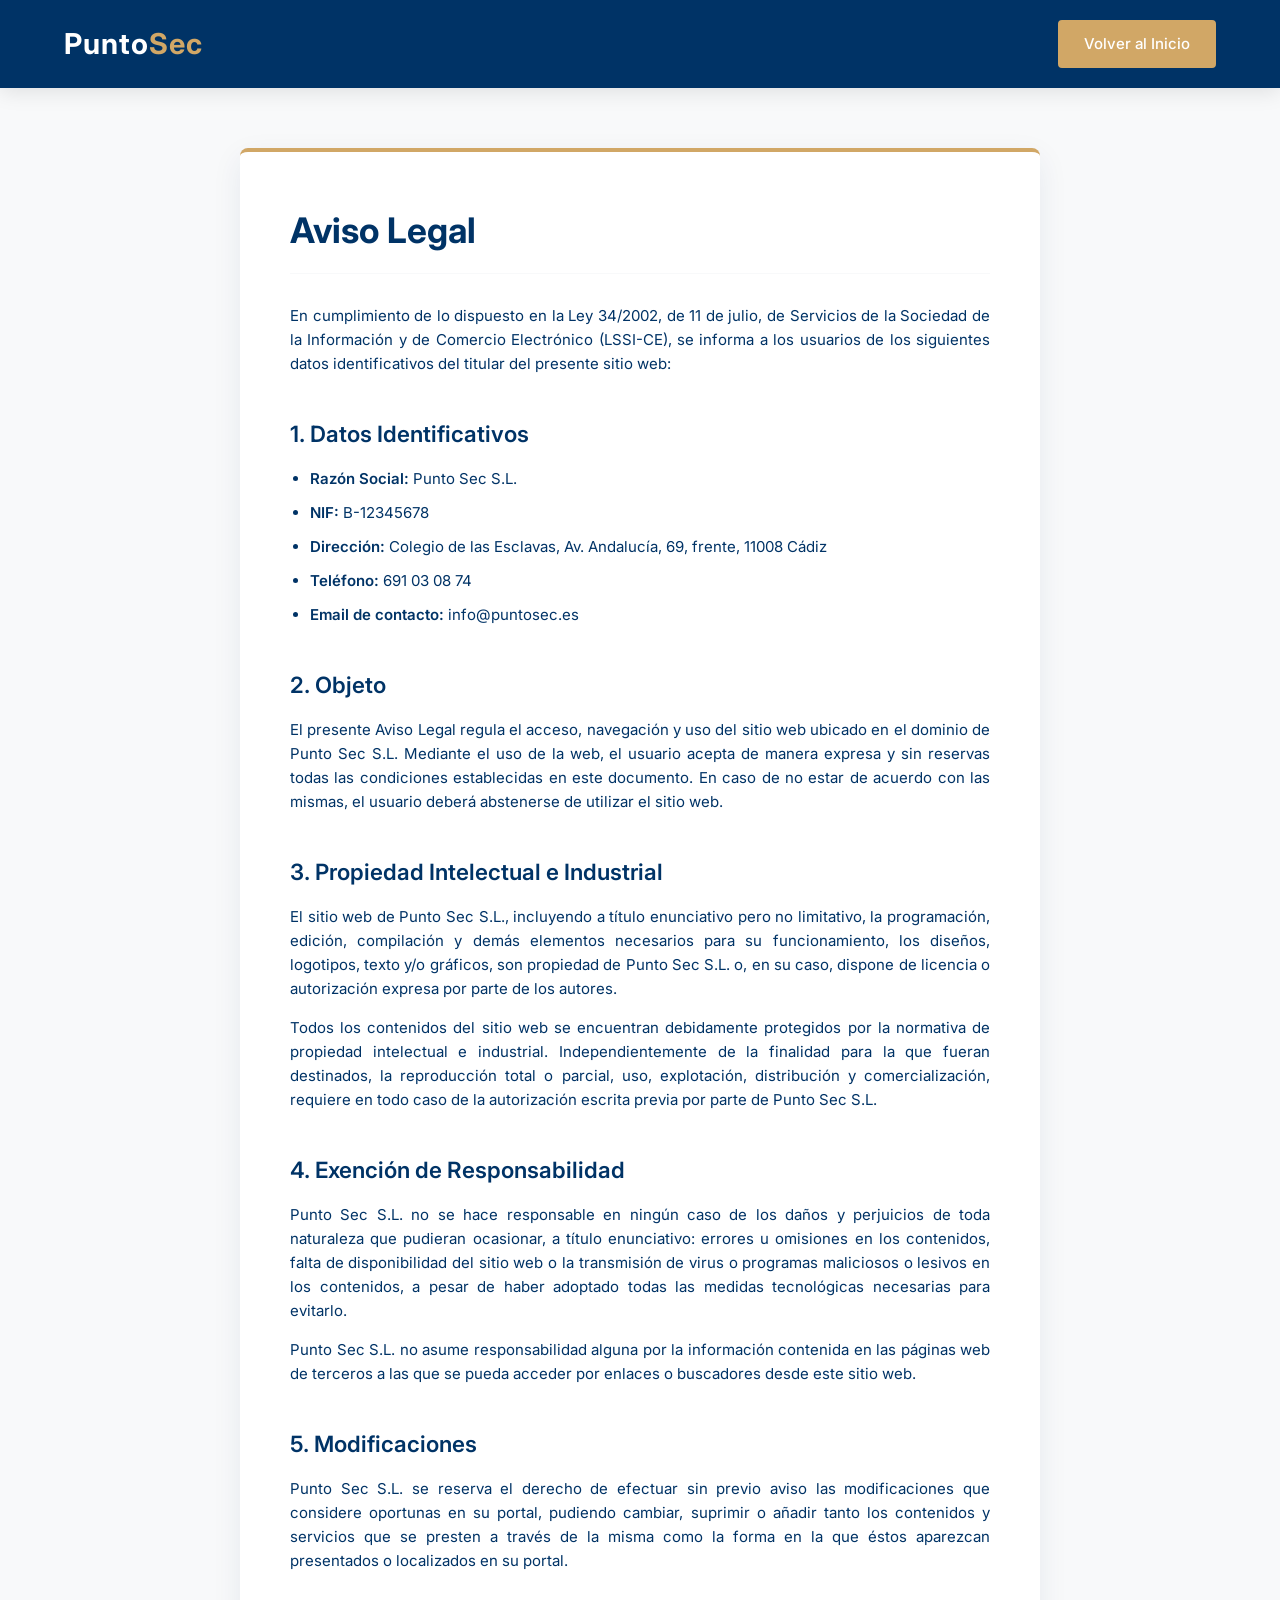
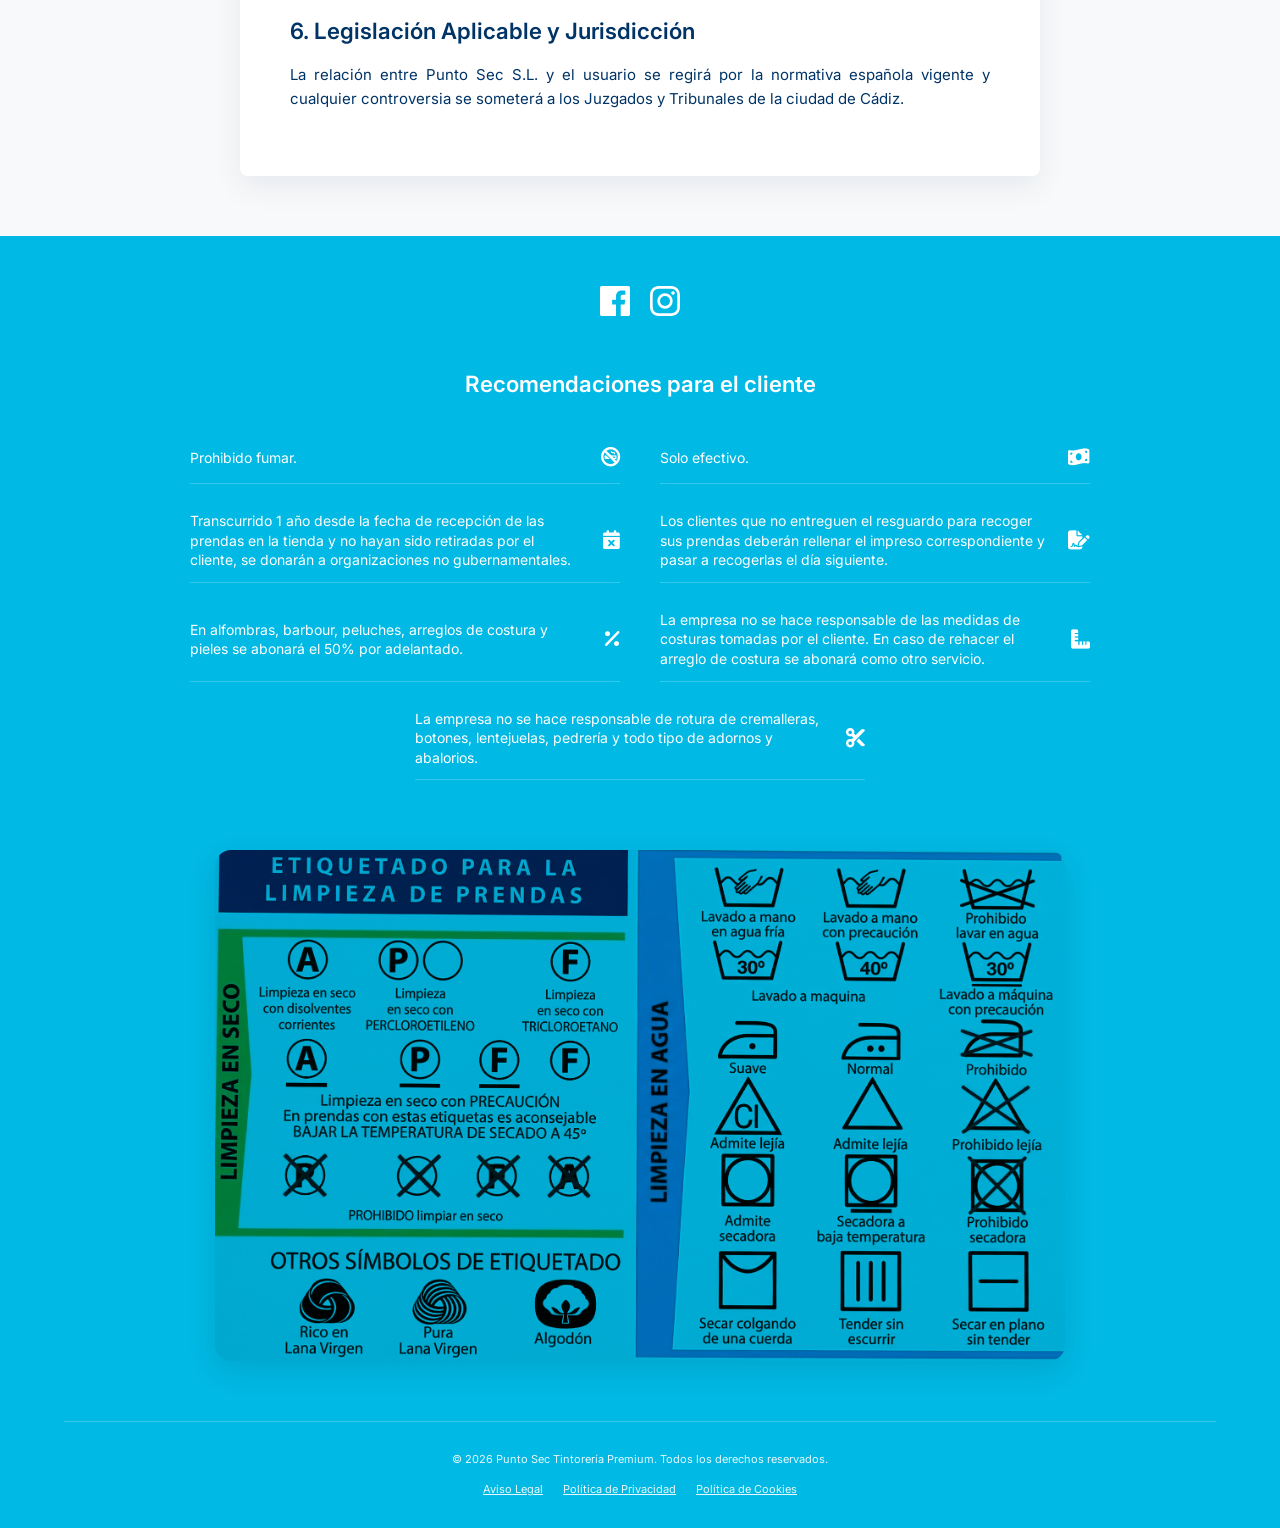
<file: aviso-legal.html>
<!DOCTYPE html>
<html lang="es">

<head>
    <meta charset="UTF-8">
    <meta name="viewport" content="width=device-width, initial-scale=1.0">
    <title>Aviso Legal | Punto Sec</title>
    <!-- Favicon -->
    <link rel="icon" href="IMG/Gemini_Generated_Image_swppp7swppp7swpp_-_Editada.png" type="image/png">
    <!-- Google Fonts: Inter (textos legales) y Playfair Display (títulos coherentes) -->
    <link rel="preconnect" href="https://fonts.googleapis.com">
    <link rel="preconnect" href="https://fonts.gstatic.com" crossorigin>
    <link
        href="https://fonts.googleapis.com/css2?family=Inter:wght@400;500;600&family=Playfair+Display:wght@600;700&display=swap"
        rel="stylesheet">
    <!-- FontAwesome -->
    <link rel="stylesheet" href="https://cdnjs.cloudflare.com/ajax/libs/font-awesome/6.4.0/css/all.min.css">
    <!-- Hojas de estilos -->
    <link rel="stylesheet" href="styles.css">
    <link rel="stylesheet" href="legal.css">
</head>

<body class="legal-page">

    <!-- Header Simplificado -->
    <header class="legal-header">
        <div class="container legal-header-container">
            <a href="index.html" class="logo">
                <span class="logo-text">Punto<span class="logo-accent">Sec</span></span>
            </a>
            <a href="index.html" class="btn-back" data-i18n="btn_back">Volver al Inicio</a>
        </div>
    </header>

    <main class="legal-main">
        <div class="legal-container">
            <h1 data-i18n="legal_title_aviso">Aviso Legal</h1>

            <p>En cumplimiento de lo dispuesto en la Ley 34/2002, de 11 de julio, de Servicios de la Sociedad de la
                Información y de Comercio Electrónico (LSSI-CE), se informa a los usuarios de los siguientes datos
                identificativos del titular del presente sitio web:</p>

            <h2>1. Datos Identificativos</h2>
            <ul>
                <li><strong>Razón Social:</strong> Punto Sec S.L.</li>
                <li><strong>NIF:</strong> B-12345678</li>
                <li><strong>Dirección:</strong> Colegio de las Esclavas, Av. Andalucía, 69, frente, 11008 Cádiz</li>
                <li><strong>Teléfono:</strong> 691 03 08 74</li>
                <li><strong>Email de contacto:</strong> info@puntosec.es</li>
            </ul>

            <h2>2. Objeto</h2>
            <p>El presente Aviso Legal regula el acceso, navegación y uso del sitio web ubicado en el dominio de Punto
                Sec S.L. Mediante el uso de la web, el usuario acepta de manera expresa y sin reservas todas las
                condiciones establecidas en este documento. En caso de no estar de acuerdo con las mismas, el usuario
                deberá abstenerse de utilizar el sitio web.</p>

            <h2>3. Propiedad Intelectual e Industrial</h2>
            <p>El sitio web de Punto Sec S.L., incluyendo a título enunciativo pero no limitativo, la programación,
                edición, compilación y demás elementos necesarios para su funcionamiento, los diseños, logotipos, texto
                y/o gráficos, son propiedad de Punto Sec S.L. o, en su caso, dispone de licencia o autorización expresa
                por parte de los autores.</p>
            <p>Todos los contenidos del sitio web se encuentran debidamente protegidos por la normativa de propiedad
                intelectual e industrial. Independientemente de la finalidad para la que fueran destinados, la
                reproducción total o parcial, uso, explotación, distribución y comercialización, requiere en todo caso
                de la autorización escrita previa por parte de Punto Sec S.L.</p>

            <h2>4. Exención de Responsabilidad</h2>
            <p>Punto Sec S.L. no se hace responsable en ningún caso de los daños y perjuicios de toda naturaleza que
                pudieran ocasionar, a título enunciativo: errores u omisiones en los contenidos, falta de disponibilidad
                del sitio web o la transmisión de virus o programas maliciosos o lesivos en los contenidos, a pesar de
                haber adoptado todas las medidas tecnológicas necesarias para evitarlo.</p>
            <p>Punto Sec S.L. no asume responsabilidad alguna por la información contenida en las páginas web de
                terceros a las que se pueda acceder por enlaces o buscadores desde este sitio web.</p>

            <h2>5. Modificaciones</h2>
            <p>Punto Sec S.L. se reserva el derecho de efectuar sin previo aviso las modificaciones que considere
                oportunas en su portal, pudiendo cambiar, suprimir o añadir tanto los contenidos y servicios que se
                presten a través de la misma como la forma en la que éstos aparezcan presentados o localizados en su
                portal.</p>

            <h2>6. Legislación Aplicable y Jurisdicción</h2>
            <p>La relación entre Punto Sec S.L. y el usuario se regirá por la normativa española vigente y cualquier
                controversia se someterá a los Juzgados y Tribunales de la ciudad de Cádiz.</p>
        </div>
    </main>

    <!-- Footer Original Replicado -->
    <footer class="footer">
        <div class="container footer-content">
            
            <!-- 3.1 Redes Sociales -->
            <div class="footer-social">
                <a href="https://www.facebook.com/punto.sec.5/?locale=es_LA" target="_blank" class="social-icon social-icon-interactive" aria-label="Facebook">
                    <svg viewBox="0 0 24 24"><path d="M22.675 0h-21.35C.597 0 0 .597 0 1.325v21.351C0 23.403.597 24 1.325 24H12.82v-9.294H9.692v-3.622h3.128V8.413c0-3.1 1.893-4.788 4.659-4.788 1.325 0 2.463.099 2.795.143v3.24l-1.918.001c-1.504 0-1.795.715-1.795 1.763v2.313h3.587l-.467 3.622h-3.12V24h6.116c.73 0 1.323-.597 1.323-1.324V1.325C24 .597 23.403 0 22.675 0z"/></svg>
                </a>
                <span class="social-icon" aria-label="Instagram">
                    <svg viewBox="0 0 24 24"><path d="M12 2.163c3.204 0 3.584.012 4.85.07 3.252.148 4.771 1.691 4.919 4.919.058 1.265.069 1.645.069 4.849 0 3.205-.012 3.584-.069 4.849-.149 3.225-1.664 4.771-4.919 4.919-1.266.058-1.644.07-4.85.07-3.204 0-3.584-.012-4.849-.07-3.26-.149-4.771-1.699-4.919-4.92-.058-1.265-.07-1.644-.07-4.849 0-3.204.013-3.583.07-4.849.149-3.227 1.664-4.771 4.919-4.919 1.266-.057 1.645-.069 4.849-.069zM12 0C8.741 0 8.333.014 7.053.072 2.695.272.273 2.69.073 7.052.014 8.333 0 8.741 0 12c0 3.259.014 3.668.072 4.948.2 4.358 2.618 6.78 6.98 6.98C8.333 23.986 8.741 24 12 24c3.259 0 3.668-.014 4.948-.072 4.354-.2 6.782-2.618 6.979-6.98.059-1.28.073-1.689.073-4.948 0-3.259-.014-3.667-.072-4.947-.196-4.354-2.617-6.78-6.979-6.98C15.668.014 15.259 0 12 0zm0 5.838a6.162 6.162 0 100 12.324 6.162 6.162 0 000-12.324zM12 16a4 4 0 110-8 4 4 0 010 8zm6.406-11.845a1.44 1.44 0 100 2.881 1.44 1.44 0 000-2.881z"/></svg>
                </span>
            </div>

            <!-- 3.2 Recomendaciones -->
            <div class="footer-recommendations">
                <h3 data-i18n="footer_rules_title">Recomendaciones para el cliente</h3>
                <div class="recom-list">
                    <div class="recom-item">
                        <div class="recom-text" data-i18n="recom_smoking">Prohibido fumar.</div>
                        <div class="recom-icon"><i class="fas fa-smoking-ban"></i></div>
                    </div>
                    <div class="recom-item">
                        <div class="recom-text" data-i18n="recom_cash">Solo efectivo.</div>
                        <div class="recom-icon"><i class="fas fa-money-bill-wave"></i></div>
                    </div>
                    <div class="recom-item">
                        <div class="recom-text" data-i18n="recom_donation">Transcurrido 1 año desde la fecha de recepción de las prendas en la tienda y no hayan sido retiradas por el cliente, se donarán a organizaciones no gubernamentales.</div>
                        <div class="recom-icon"><i class="fas fa-calendar-times"></i></div>
                    </div>
                    <div class="recom-item">
                        <div class="recom-text" data-i18n="recom_receipt">Los clientes que no entreguen el resguardo para recoger sus prendas deberán rellenar el impreso correspondiente y pasar a recogerlas el día siguiente.</div>
                        <div class="recom-icon"><i class="fas fa-file-signature"></i></div>
                    </div>
                    <div class="recom-item">
                        <div class="recom-text" data-i18n="recom_advance">En alfombras, barbour, peluches, arreglos de costura y pieles se abonará el 50% por adelantado.</div>
                        <div class="recom-icon"><i class="fas fa-percentage"></i></div>
                    </div>
                    <div class="recom-item">
                        <div class="recom-text" data-i18n="recom_measures">La empresa no se hace responsable de las medidas de costuras tomadas por el cliente. En caso de rehacer el arreglo de costura se abonará como otro servicio.</div>
                        <div class="recom-icon"><i class="fas fa-ruler-combined"></i></div>
                    </div>
                    <div class="recom-item" style="grid-column: 1 / -1; max-width: 50%; margin: 0 auto;">
                        <div class="recom-text" data-i18n="recom_items">La empresa no se hace responsable de rotura de cremalleras, botones, lentejuelas, pedrería y todo tipo de adornos y abalorios.</div>
                        <div class="recom-icon"><i class="fas fa-cut"></i></div>
                    </div>
                </div>
            </div>

            <!-- 3.3 Guía de Etiquetado -->
            <div class="footer-guide">
                <img src="IMG/Gemini_Generated_Image_e3ptnye3ptnye3pt.png" alt="Guía de etiquetado para limpieza de prendas">
            </div>

            <!-- Bottom Limits / Copyright -->
            <div class="footer-bottom">
                <p class="legal-text" data-i18n="footer_copyright">&copy; 2026 Punto Sec Tintorería Premium. Todos los derechos reservados.</p>
                <div class="footer-links">
                    <a href="aviso-legal.html" class="legal-text" data-i18n="footer_legal">Aviso Legal</a>
                    <a href="politica-privacidad.html" class="legal-text" data-i18n="footer_privacy">Política de Privacidad</a>
                    <a href="politica-cookies.html" class="legal-text" data-i18n="footer_cookies">Política de Cookies</a>
                </div>
            </div>
        </div>
    </footer>

</body>

</html>
</file>
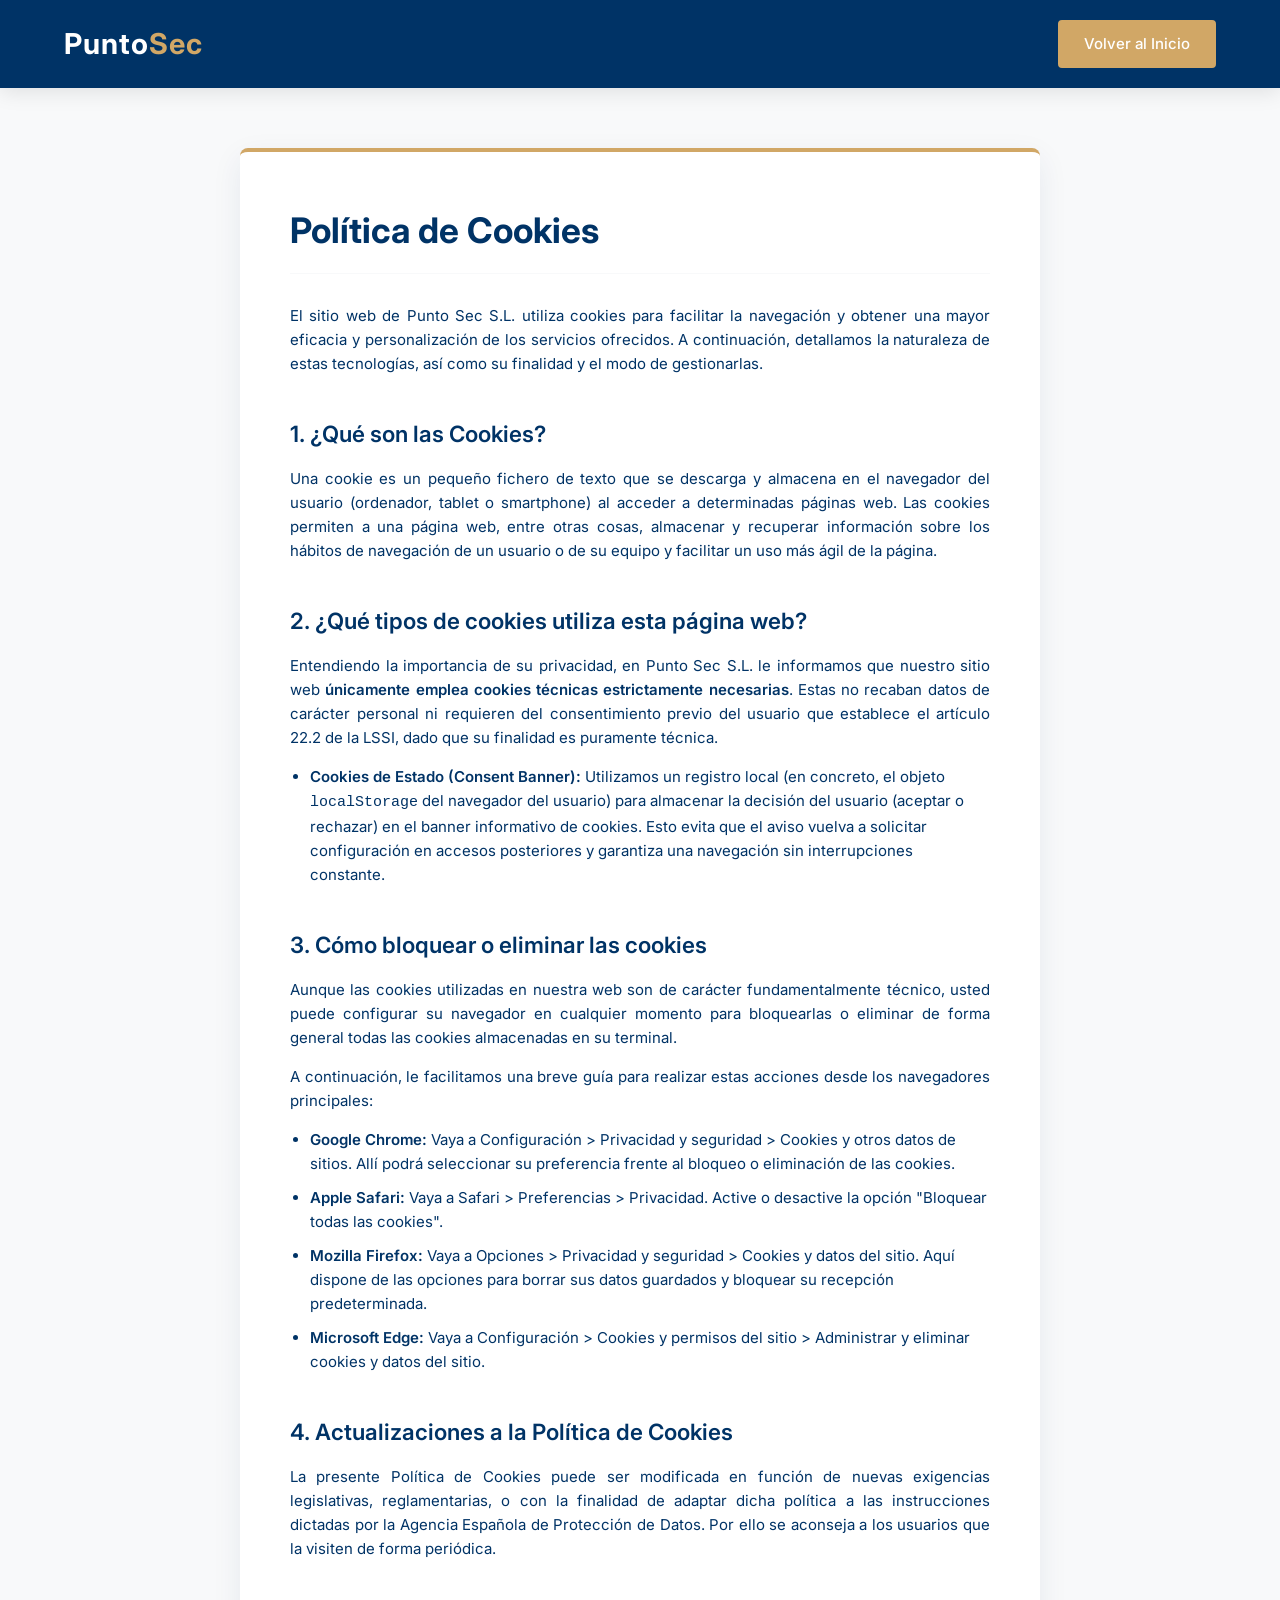
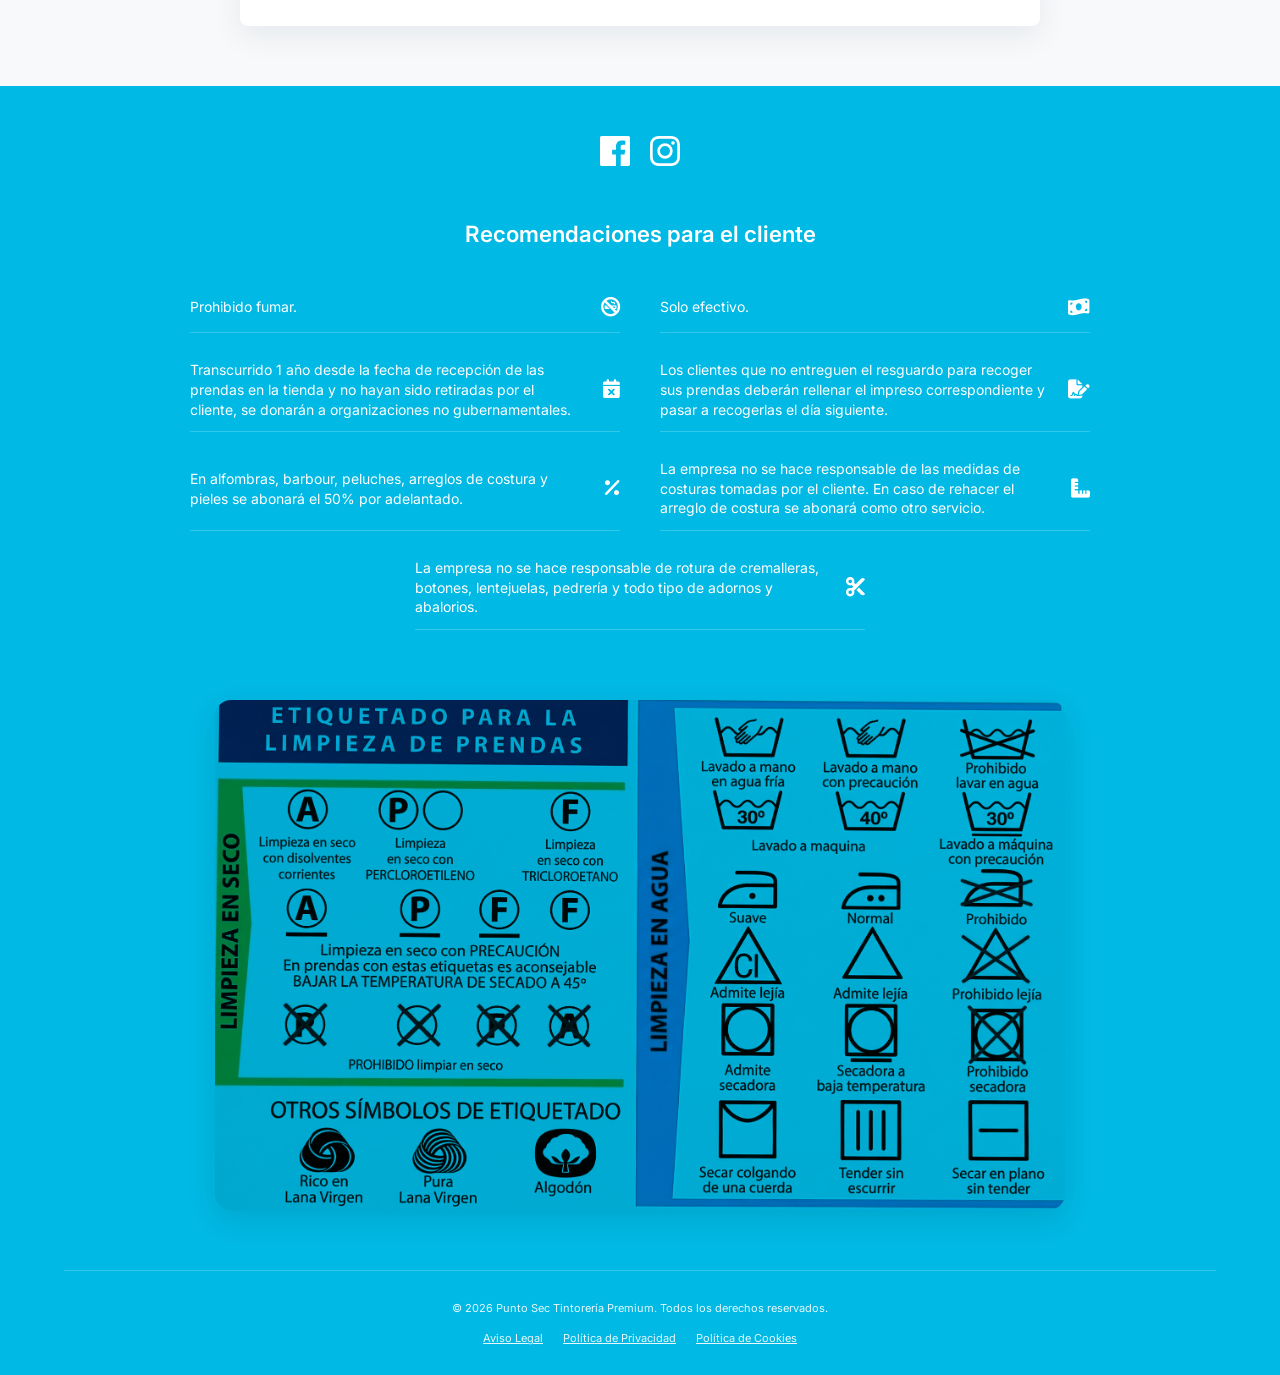
<file: politica-cookies.html>
<!DOCTYPE html>
<html lang="es">

<head>
    <meta charset="UTF-8">
    <meta name="viewport" content="width=device-width, initial-scale=1.0">
    <title>Política de Cookies | Punto Sec</title>
    <!-- Favicon -->
    <link rel="icon" href="IMG/Gemini_Generated_Image_swppp7swppp7swpp_-_Editada.png" type="image/png">
    <!-- Google Fonts -->
    <link rel="preconnect" href="https://fonts.googleapis.com">
    <link rel="preconnect" href="https://fonts.gstatic.com" crossorigin>
    <link
        href="https://fonts.googleapis.com/css2?family=Inter:wght@400;500;600&family=Playfair+Display:wght@600;700&display=swap"
        rel="stylesheet">
    <!-- FontAwesome -->
    <link rel="stylesheet" href="https://cdnjs.cloudflare.com/ajax/libs/font-awesome/6.4.0/css/all.min.css">
    <!-- Hojas de estilos -->
    <link rel="stylesheet" href="styles.css">
    <link rel="stylesheet" href="legal.css">
</head>

<body class="legal-page">

    <!-- Header Simplificado -->
    <header class="legal-header">
        <div class="container legal-header-container">
            <a href="index.html" class="logo">
                <span class="logo-text">Punto<span class="logo-accent">Sec</span></span>
            </a>
            <a href="index.html" class="btn-back" data-i18n="btn_back">Volver al Inicio</a>
        </div>
    </header>

    <main class="legal-main">
        <div class="legal-container">
            <h1 data-i18n="legal_title_cookies">Política de Cookies</h1>

            <p>El sitio web de Punto Sec S.L. utiliza cookies para facilitar la navegación y obtener una mayor eficacia
                y personalización de los servicios ofrecidos. A continuación, detallamos la naturaleza de estas
                tecnologías, así como su finalidad y el modo de gestionarlas.</p>

            <h2>1. ¿Qué son las Cookies?</h2>
            <p>Una cookie es un pequeño fichero de texto que se descarga y almacena en el navegador del usuario
                (ordenador, tablet o smartphone) al acceder a determinadas páginas web. Las cookies permiten a una
                página web, entre otras cosas, almacenar y recuperar información sobre los hábitos de navegación de un
                usuario o de su equipo y facilitar un uso más ágil de la página.</p>

            <h2>2. ¿Qué tipos de cookies utiliza esta página web?</h2>
            <p>Entendiendo la importancia de su privacidad, en Punto Sec S.L. le informamos que nuestro sitio web
                <strong>únicamente emplea cookies técnicas estrictamente necesarias</strong>. Estas no recaban datos de
                carácter personal ni requieren del consentimiento previo del usuario que establece el artículo 22.2 de
                la LSSI, dado que su finalidad es puramente técnica.</p>
            <ul>
                <li><strong>Cookies de Estado (Consent Banner):</strong> Utilizamos un registro local (en concreto, el
                    objeto <code>localStorage</code> del navegador del usuario) para almacenar la decisión del usuario
                    (aceptar o rechazar) en el banner informativo de cookies. Esto evita que el aviso vuelva a solicitar
                    configuración en accesos posteriores y garantiza una navegación sin interrupciones constante.</li>
            </ul>

            <h2>3. Cómo bloquear o eliminar las cookies</h2>
            <p>Aunque las cookies utilizadas en nuestra web son de carácter fundamentalmente técnico, usted puede
                configurar su navegador en cualquier momento para bloquearlas o eliminar de forma general todas las
                cookies almacenadas en su terminal.</p>
            <p>A continuación, le facilitamos una breve guía para realizar estas acciones desde los navegadores
                principales:</p>
            <ul>
                <li><strong>Google Chrome:</strong> Vaya a Configuración > Privacidad y seguridad > Cookies y otros
                    datos de sitios. Allí podrá seleccionar su preferencia frente al bloqueo o eliminación de las
                    cookies.</li>
                <li><strong>Apple Safari:</strong> Vaya a Safari > Preferencias > Privacidad. Active o desactive la
                    opción "Bloquear todas las cookies".</li>
                <li><strong>Mozilla Firefox:</strong> Vaya a Opciones > Privacidad y seguridad > Cookies y datos del
                    sitio. Aquí dispone de las opciones para borrar sus datos guardados y bloquear su recepción
                    predeterminada.</li>
                <li><strong>Microsoft Edge:</strong> Vaya a Configuración > Cookies y permisos del sitio > Administrar y
                    eliminar cookies y datos del sitio.</li>
            </ul>

            <h2>4. Actualizaciones a la Política de Cookies</h2>
            <p>La presente Política de Cookies puede ser modificada en función de nuevas exigencias legislativas,
                reglamentarias, o con la finalidad de adaptar dicha política a las instrucciones dictadas por la Agencia
                Española de Protección de Datos. Por ello se aconseja a los usuarios que la visiten de forma periódica.
            </p>
        </div>
    </main>

    <!-- Footer Original Replicado -->
    <footer class="footer">
        <div class="container footer-content">
            
            <!-- 3.1 Redes Sociales -->
            <div class="footer-social">
                <a href="https://www.facebook.com/punto.sec.5/?locale=es_LA" target="_blank" class="social-icon social-icon-interactive" aria-label="Facebook">
                    <svg viewBox="0 0 24 24"><path d="M22.675 0h-21.35C.597 0 0 .597 0 1.325v21.351C0 23.403.597 24 1.325 24H12.82v-9.294H9.692v-3.622h3.128V8.413c0-3.1 1.893-4.788 4.659-4.788 1.325 0 2.463.099 2.795.143v3.24l-1.918.001c-1.504 0-1.795.715-1.795 1.763v2.313h3.587l-.467 3.622h-3.12V24h6.116c.73 0 1.323-.597 1.323-1.324V1.325C24 .597 23.403 0 22.675 0z"/></svg>
                </a>
                <span class="social-icon" aria-label="Instagram">
                    <svg viewBox="0 0 24 24"><path d="M12 2.163c3.204 0 3.584.012 4.85.07 3.252.148 4.771 1.691 4.919 4.919.058 1.265.069 1.645.069 4.849 0 3.205-.012 3.584-.069 4.849-.149 3.225-1.664 4.771-4.919 4.919-1.266.058-1.644.07-4.85.07-3.204 0-3.584-.012-4.849-.07-3.26-.149-4.771-1.699-4.919-4.92-.058-1.265-.07-1.644-.07-4.849 0-3.204.013-3.583.07-4.849.149-3.227 1.664-4.771 4.919-4.919 1.266-.057 1.645-.069 4.849-.069zM12 0C8.741 0 8.333.014 7.053.072 2.695.272.273 2.69.073 7.052.014 8.333 0 8.741 0 12c0 3.259.014 3.668.072 4.948.2 4.358 2.618 6.78 6.98 6.98C8.333 23.986 8.741 24 12 24c3.259 0 3.668-.014 4.948-.072 4.354-.2 6.782-2.618 6.979-6.98.059-1.28.073-1.689.073-4.948 0-3.259-.014-3.667-.072-4.947-.196-4.354-2.617-6.78-6.979-6.98C15.668.014 15.259 0 12 0zm0 5.838a6.162 6.162 0 100 12.324 6.162 6.162 0 000-12.324zM12 16a4 4 0 110-8 4 4 0 010 8zm6.406-11.845a1.44 1.44 0 100 2.881 1.44 1.44 0 000-2.881z"/></svg>
                </span>
            </div>

            <!-- 3.2 Recomendaciones -->
            <div class="footer-recommendations">
                <h3 data-i18n="footer_rules_title">Recomendaciones para el cliente</h3>
                <div class="recom-list">
                    <div class="recom-item">
                        <div class="recom-text" data-i18n="recom_smoking">Prohibido fumar.</div>
                        <div class="recom-icon"><i class="fas fa-smoking-ban"></i></div>
                    </div>
                    <div class="recom-item">
                        <div class="recom-text" data-i18n="recom_cash">Solo efectivo.</div>
                        <div class="recom-icon"><i class="fas fa-money-bill-wave"></i></div>
                    </div>
                    <div class="recom-item">
                        <div class="recom-text" data-i18n="recom_donation">Transcurrido 1 año desde la fecha de recepción de las prendas en la tienda y no hayan sido retiradas por el cliente, se donarán a organizaciones no gubernamentales.</div>
                        <div class="recom-icon"><i class="fas fa-calendar-times"></i></div>
                    </div>
                    <div class="recom-item">
                        <div class="recom-text" data-i18n="recom_receipt">Los clientes que no entreguen el resguardo para recoger sus prendas deberán rellenar el impreso correspondiente y pasar a recogerlas el día siguiente.</div>
                        <div class="recom-icon"><i class="fas fa-file-signature"></i></div>
                    </div>
                    <div class="recom-item">
                        <div class="recom-text" data-i18n="recom_advance">En alfombras, barbour, peluches, arreglos de costura y pieles se abonará el 50% por adelantado.</div>
                        <div class="recom-icon"><i class="fas fa-percentage"></i></div>
                    </div>
                    <div class="recom-item">
                        <div class="recom-text" data-i18n="recom_measures">La empresa no se hace responsable de las medidas de costuras tomadas por el cliente. En caso de rehacer el arreglo de costura se abonará como otro servicio.</div>
                        <div class="recom-icon"><i class="fas fa-ruler-combined"></i></div>
                    </div>
                    <div class="recom-item" style="grid-column: 1 / -1; max-width: 50%; margin: 0 auto;">
                        <div class="recom-text" data-i18n="recom_items">La empresa no se hace responsable de rotura de cremalleras, botones, lentejuelas, pedrería y todo tipo de adornos y abalorios.</div>
                        <div class="recom-icon"><i class="fas fa-cut"></i></div>
                    </div>
                </div>
            </div>

            <!-- 3.3 Guía de Etiquetado -->
            <div class="footer-guide">
                <img src="IMG/Gemini_Generated_Image_e3ptnye3ptnye3pt.png" alt="Guía de etiquetado para limpieza de prendas">
            </div>

            <!-- Bottom Limits / Copyright -->
            <div class="footer-bottom">
                <p class="legal-text" data-i18n="footer_copyright">&copy; 2026 Punto Sec Tintorería Premium. Todos los derechos reservados.</p>
                <div class="footer-links">
                    <a href="aviso-legal.html" class="legal-text" data-i18n="footer_legal">Aviso Legal</a>
                    <a href="politica-privacidad.html" class="legal-text" data-i18n="footer_privacy">Política de Privacidad</a>
                    <a href="politica-cookies.html" class="legal-text" data-i18n="footer_cookies">Política de Cookies</a>
                </div>
            </div>
        </div>
    </footer>

</body>

</html>
</file>
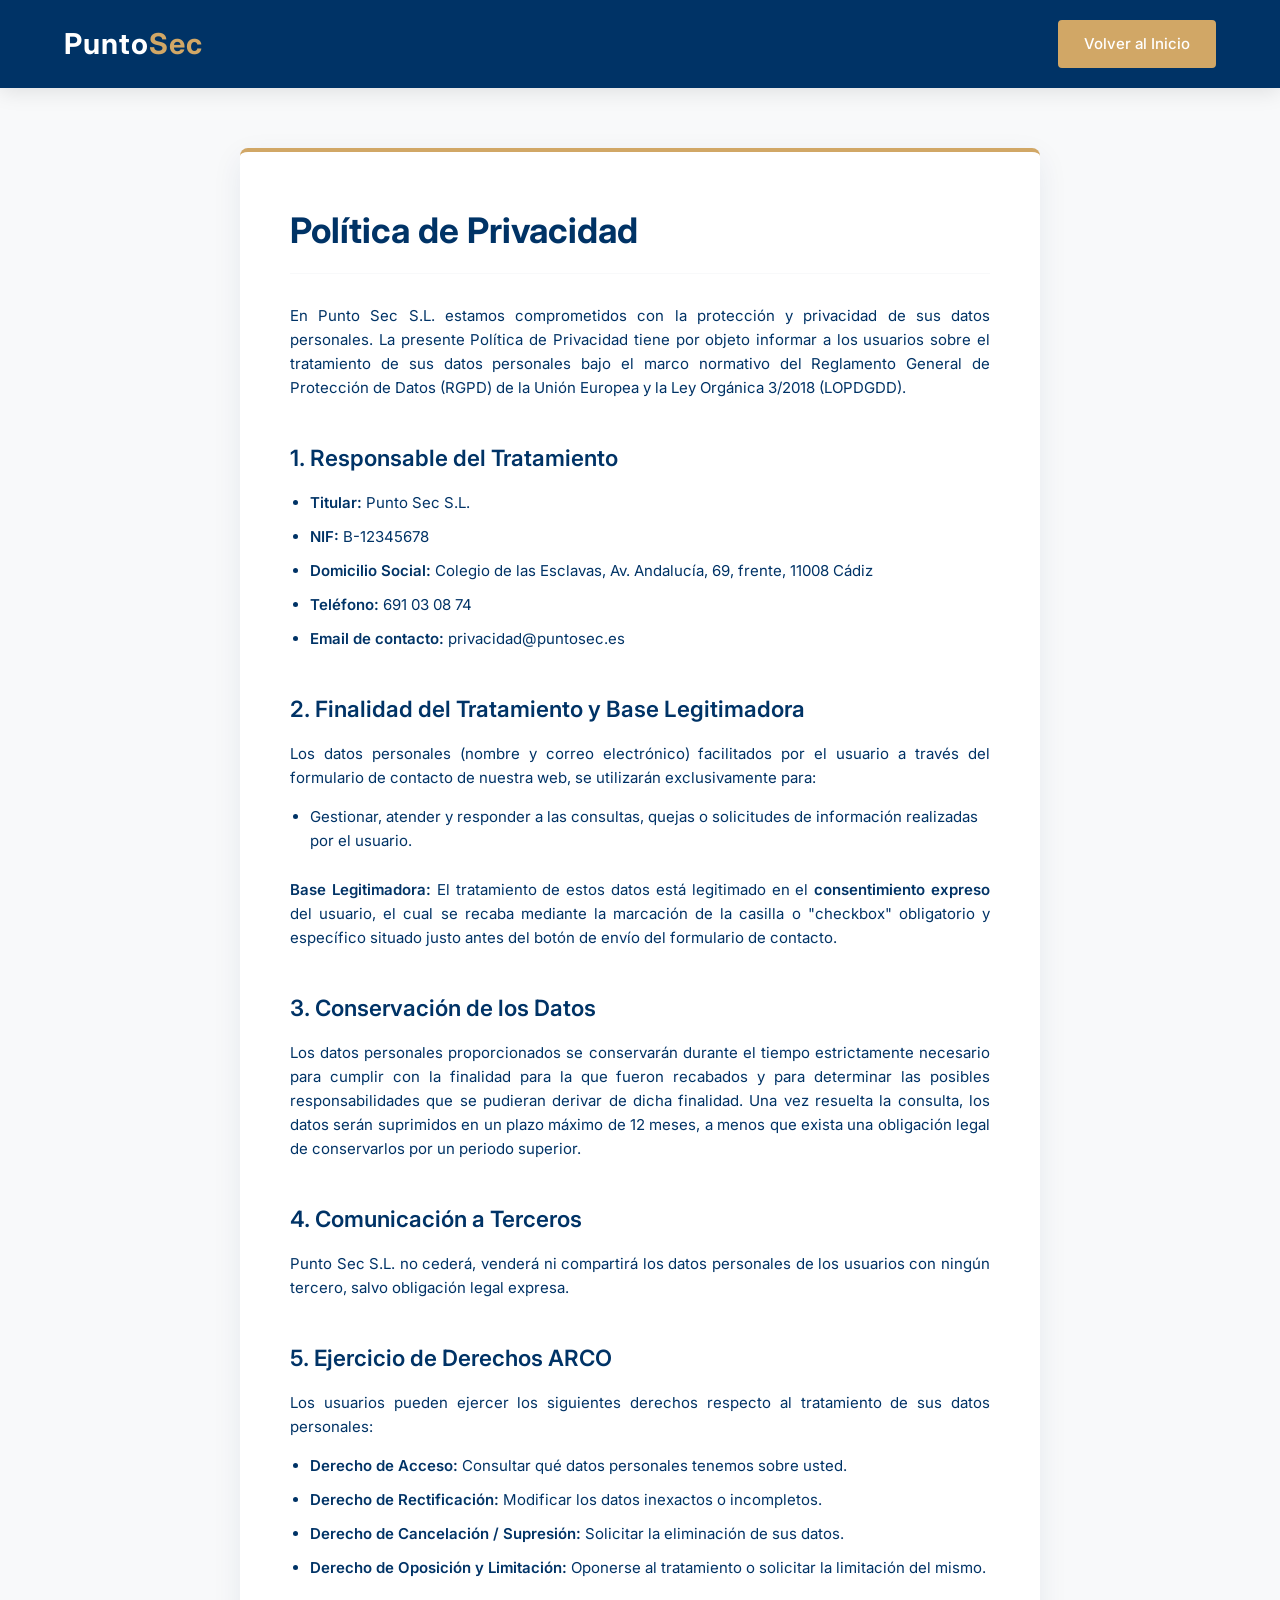
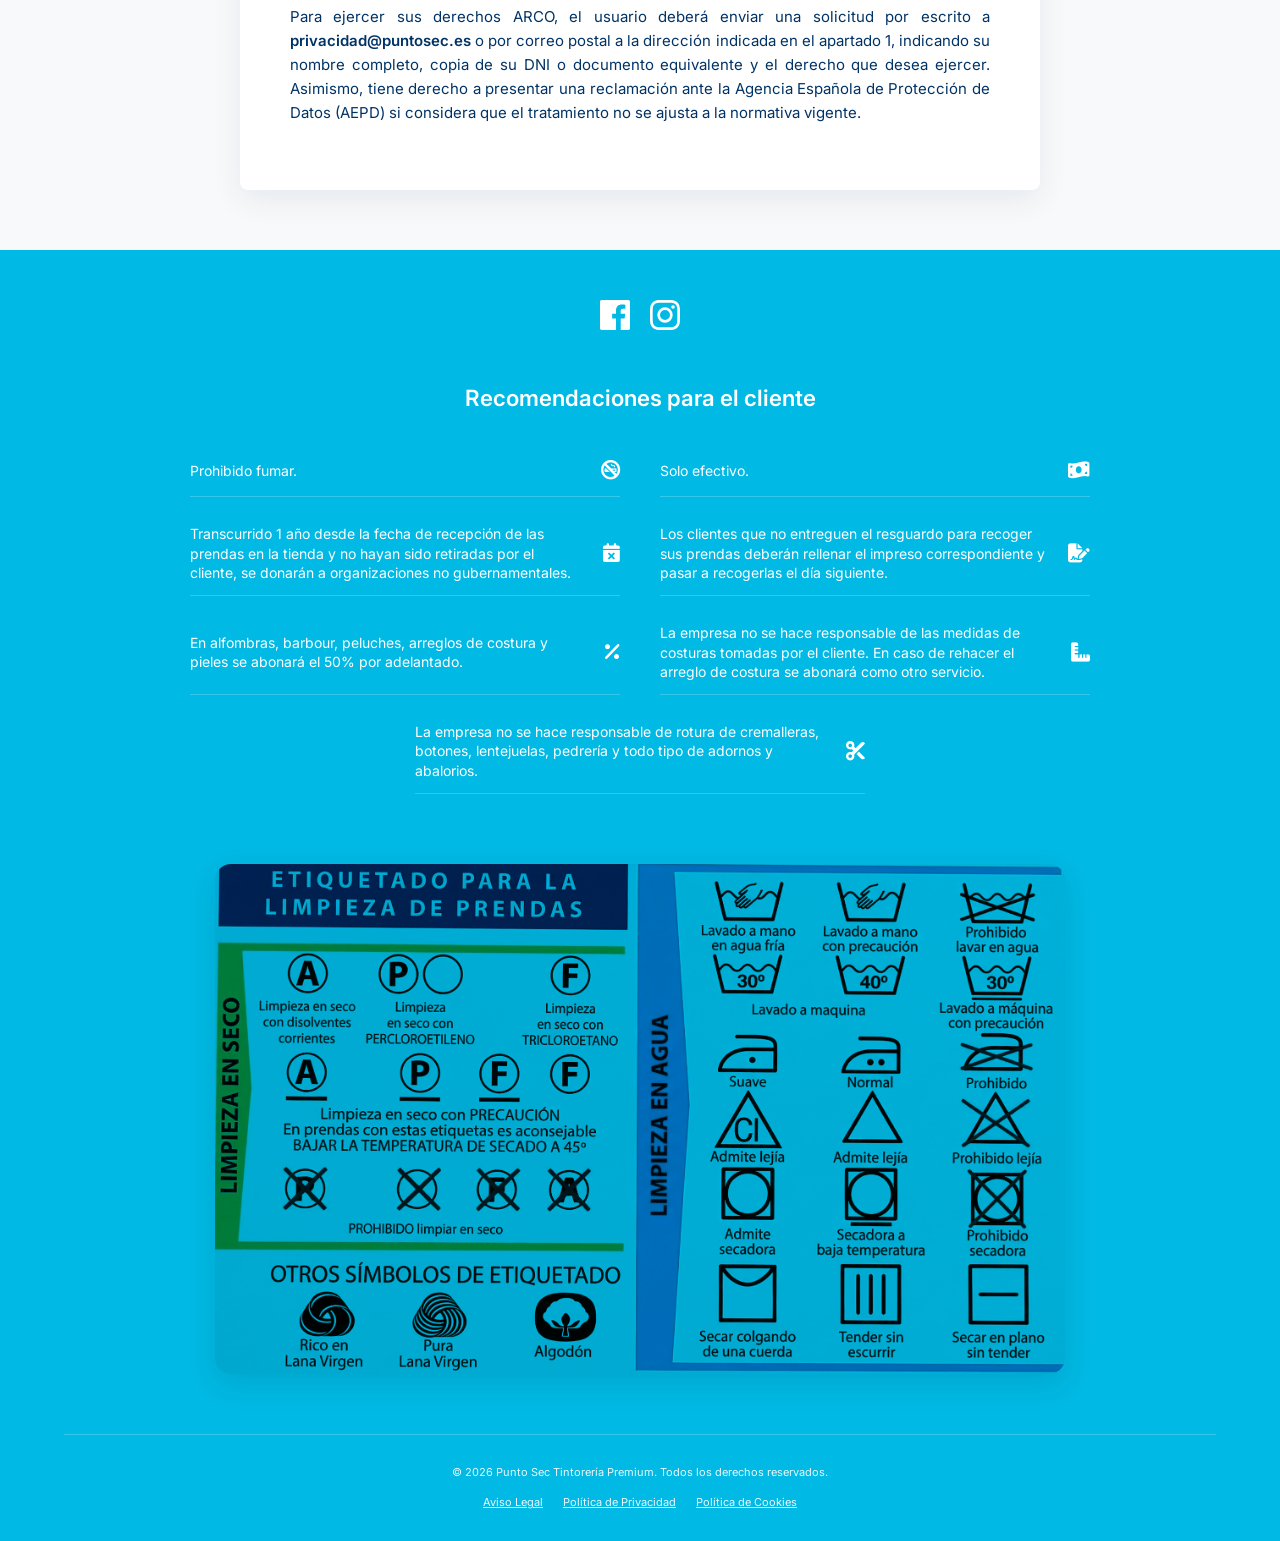
<file: politica-privacidad.html>
<!DOCTYPE html>
<html lang="es">

<head>
    <meta charset="UTF-8">
    <meta name="viewport" content="width=device-width, initial-scale=1.0">
    <title>Política de Privacidad | Punto Sec</title>
    <!-- Favicon -->
    <link rel="icon" href="IMG/Gemini_Generated_Image_swppp7swppp7swpp_-_Editada.png" type="image/png">
    <!-- Google Fonts -->
    <link rel="preconnect" href="https://fonts.googleapis.com">
    <link rel="preconnect" href="https://fonts.gstatic.com" crossorigin>
    <link
        href="https://fonts.googleapis.com/css2?family=Inter:wght@400;500;600&family=Playfair+Display:wght@600;700&display=swap"
        rel="stylesheet">
    <!-- FontAwesome -->
    <link rel="stylesheet" href="https://cdnjs.cloudflare.com/ajax/libs/font-awesome/6.4.0/css/all.min.css">
    <!-- Hojas de estilos -->
    <link rel="stylesheet" href="styles.css">
    <link rel="stylesheet" href="legal.css">
</head>

<body class="legal-page">

    <!-- Header Simplificado -->
    <header class="legal-header">
        <div class="container legal-header-container">
            <a href="index.html" class="logo">
                <span class="logo-text">Punto<span class="logo-accent">Sec</span></span>
            </a>
            <a href="index.html" class="btn-back" data-i18n="btn_back">Volver al Inicio</a>
        </div>
    </header>

    <main class="legal-main">
        <div class="legal-container">
            <h1 data-i18n="legal_title_privacy">Política de Privacidad</h1>

            <p>En Punto Sec S.L. estamos comprometidos con la protección y privacidad de sus datos personales. La
                presente Política de Privacidad tiene por objeto informar a los usuarios sobre el tratamiento de sus
                datos personales bajo el marco normativo del Reglamento General de Protección de Datos (RGPD) de la
                Unión Europea y la Ley Orgánica 3/2018 (LOPDGDD).</p>

            <h2>1. Responsable del Tratamiento</h2>
            <ul>
                <li><strong>Titular:</strong> Punto Sec S.L.</li>
                <li><strong>NIF:</strong> B-12345678</li>
                <li><strong>Domicilio Social:</strong> Colegio de las Esclavas, Av. Andalucía, 69, frente, 11008 Cádiz
                </li>
                <li><strong>Teléfono:</strong> 691 03 08 74</li>
                <li><strong>Email de contacto:</strong> privacidad@puntosec.es</li>
            </ul>

            <h2>2. Finalidad del Tratamiento y Base Legitimadora</h2>
            <p>Los datos personales (nombre y correo electrónico) facilitados por el usuario a través del formulario de
                contacto de nuestra web, se utilizarán exclusivamente para:</p>
            <ul>
                <li>Gestionar, atender y responder a las consultas, quejas o solicitudes de información realizadas por
                    el usuario.</li>
            </ul>
            <p><strong>Base Legitimadora:</strong> El tratamiento de estos datos está legitimado en el
                <strong>consentimiento expreso</strong> del usuario, el cual se recaba mediante la marcación de la
                casilla o "checkbox" obligatorio y específico situado justo antes del botón de envío del formulario de
                contacto.</p>

            <h2>3. Conservación de los Datos</h2>
            <p>Los datos personales proporcionados se conservarán durante el tiempo estrictamente necesario para cumplir
                con la finalidad para la que fueron recabados y para determinar las posibles responsabilidades que se
                pudieran derivar de dicha finalidad. Una vez resuelta la consulta, los datos serán suprimidos en un
                plazo máximo de 12 meses, a menos que exista una obligación legal de conservarlos por un periodo
                superior.</p>

            <h2>4. Comunicación a Terceros</h2>
            <p>Punto Sec S.L. no cederá, venderá ni compartirá los datos personales de los usuarios con ningún tercero,
                salvo obligación legal expresa.</p>

            <h2>5. Ejercicio de Derechos ARCO</h2>
            <p>Los usuarios pueden ejercer los siguientes derechos respecto al tratamiento de sus datos personales:</p>
            <ul>
                <li><strong>Derecho de Acceso:</strong> Consultar qué datos personales tenemos sobre usted.</li>
                <li><strong>Derecho de Rectificación:</strong> Modificar los datos inexactos o incompletos.</li>
                <li><strong>Derecho de Cancelación / Supresión:</strong> Solicitar la eliminación de sus datos.</li>
                <li><strong>Derecho de Oposición y Limitación:</strong> Oponerse al tratamiento o solicitar la
                    limitación del mismo.</li>
            </ul>
            <p>Para ejercer sus derechos ARCO, el usuario deberá enviar una solicitud por escrito a
                <strong>privacidad@puntosec.es</strong> o por correo postal a la dirección indicada en el apartado 1,
                indicando su nombre completo, copia de su DNI o documento equivalente y el derecho que desea ejercer.
                Asimismo, tiene derecho a presentar una reclamación ante la Agencia Española de Protección de Datos
                (AEPD) si considera que el tratamiento no se ajusta a la normativa vigente.</p>

        </div>
    </main>

    <!-- Footer Original Replicado -->
    <footer class="footer">
        <div class="container footer-content">
            
            <!-- 3.1 Redes Sociales -->
            <div class="footer-social">
                <a href="https://www.facebook.com/punto.sec.5/?locale=es_LA" target="_blank" class="social-icon social-icon-interactive" aria-label="Facebook">
                    <svg viewBox="0 0 24 24"><path d="M22.675 0h-21.35C.597 0 0 .597 0 1.325v21.351C0 23.403.597 24 1.325 24H12.82v-9.294H9.692v-3.622h3.128V8.413c0-3.1 1.893-4.788 4.659-4.788 1.325 0 2.463.099 2.795.143v3.24l-1.918.001c-1.504 0-1.795.715-1.795 1.763v2.313h3.587l-.467 3.622h-3.12V24h6.116c.73 0 1.323-.597 1.323-1.324V1.325C24 .597 23.403 0 22.675 0z"/></svg>
                </a>
                <span class="social-icon" aria-label="Instagram">
                    <svg viewBox="0 0 24 24"><path d="M12 2.163c3.204 0 3.584.012 4.85.07 3.252.148 4.771 1.691 4.919 4.919.058 1.265.069 1.645.069 4.849 0 3.205-.012 3.584-.069 4.849-.149 3.225-1.664 4.771-4.919 4.919-1.266.058-1.644.07-4.85.07-3.204 0-3.584-.012-4.849-.07-3.26-.149-4.771-1.699-4.919-4.92-.058-1.265-.07-1.644-.07-4.849 0-3.204.013-3.583.07-4.849.149-3.227 1.664-4.771 4.919-4.919 1.266-.057 1.645-.069 4.849-.069zM12 0C8.741 0 8.333.014 7.053.072 2.695.272.273 2.69.073 7.052.014 8.333 0 8.741 0 12c0 3.259.014 3.668.072 4.948.2 4.358 2.618 6.78 6.98 6.98C8.333 23.986 8.741 24 12 24c3.259 0 3.668-.014 4.948-.072 4.354-.2 6.782-2.618 6.979-6.98.059-1.28.073-1.689.073-4.948 0-3.259-.014-3.667-.072-4.947-.196-4.354-2.617-6.78-6.979-6.98C15.668.014 15.259 0 12 0zm0 5.838a6.162 6.162 0 100 12.324 6.162 6.162 0 000-12.324zM12 16a4 4 0 110-8 4 4 0 010 8zm6.406-11.845a1.44 1.44 0 100 2.881 1.44 1.44 0 000-2.881z"/></svg>
                </span>
            </div>

            <!-- 3.2 Recomendaciones -->
            <div class="footer-recommendations">
                <h3 data-i18n="footer_rules_title">Recomendaciones para el cliente</h3>
                <div class="recom-list">
                    <div class="recom-item">
                        <div class="recom-text" data-i18n="recom_smoking">Prohibido fumar.</div>
                        <div class="recom-icon"><i class="fas fa-smoking-ban"></i></div>
                    </div>
                    <div class="recom-item">
                        <div class="recom-text" data-i18n="recom_cash">Solo efectivo.</div>
                        <div class="recom-icon"><i class="fas fa-money-bill-wave"></i></div>
                    </div>
                    <div class="recom-item">
                        <div class="recom-text" data-i18n="recom_donation">Transcurrido 1 año desde la fecha de recepción de las prendas en la tienda y no hayan sido retiradas por el cliente, se donarán a organizaciones no gubernamentales.</div>
                        <div class="recom-icon"><i class="fas fa-calendar-times"></i></div>
                    </div>
                    <div class="recom-item">
                        <div class="recom-text" data-i18n="recom_receipt">Los clientes que no entreguen el resguardo para recoger sus prendas deberán rellenar el impreso correspondiente y pasar a recogerlas el día siguiente.</div>
                        <div class="recom-icon"><i class="fas fa-file-signature"></i></div>
                    </div>
                    <div class="recom-item">
                        <div class="recom-text" data-i18n="recom_advance">En alfombras, barbour, peluches, arreglos de costura y pieles se abonará el 50% por adelantado.</div>
                        <div class="recom-icon"><i class="fas fa-percentage"></i></div>
                    </div>
                    <div class="recom-item">
                        <div class="recom-text" data-i18n="recom_measures">La empresa no se hace responsable de las medidas de costuras tomadas por el cliente. En caso de rehacer el arreglo de costura se abonará como otro servicio.</div>
                        <div class="recom-icon"><i class="fas fa-ruler-combined"></i></div>
                    </div>
                    <div class="recom-item" style="grid-column: 1 / -1; max-width: 50%; margin: 0 auto;">
                        <div class="recom-text" data-i18n="recom_items">La empresa no se hace responsable de rotura de cremalleras, botones, lentejuelas, pedrería y todo tipo de adornos y abalorios.</div>
                        <div class="recom-icon"><i class="fas fa-cut"></i></div>
                    </div>
                </div>
            </div>

            <!-- 3.3 Guía de Etiquetado -->
            <div class="footer-guide">
                <img src="IMG/Gemini_Generated_Image_e3ptnye3ptnye3pt.png" alt="Guía de etiquetado para limpieza de prendas">
            </div>

            <!-- Bottom Limits / Copyright -->
            <div class="footer-bottom">
                <p class="legal-text" data-i18n="footer_copyright">&copy; 2026 Punto Sec Tintorería Premium. Todos los derechos reservados.</p>
                <div class="footer-links">
                    <a href="aviso-legal.html" class="legal-text" data-i18n="footer_legal">Aviso Legal</a>
                    <a href="politica-privacidad.html" class="legal-text" data-i18n="footer_privacy">Política de Privacidad</a>
                    <a href="politica-cookies.html" class="legal-text" data-i18n="footer_cookies">Política de Cookies</a>
                </div>
            </div>
        </div>
    </footer>

</body>

</html>
</file>
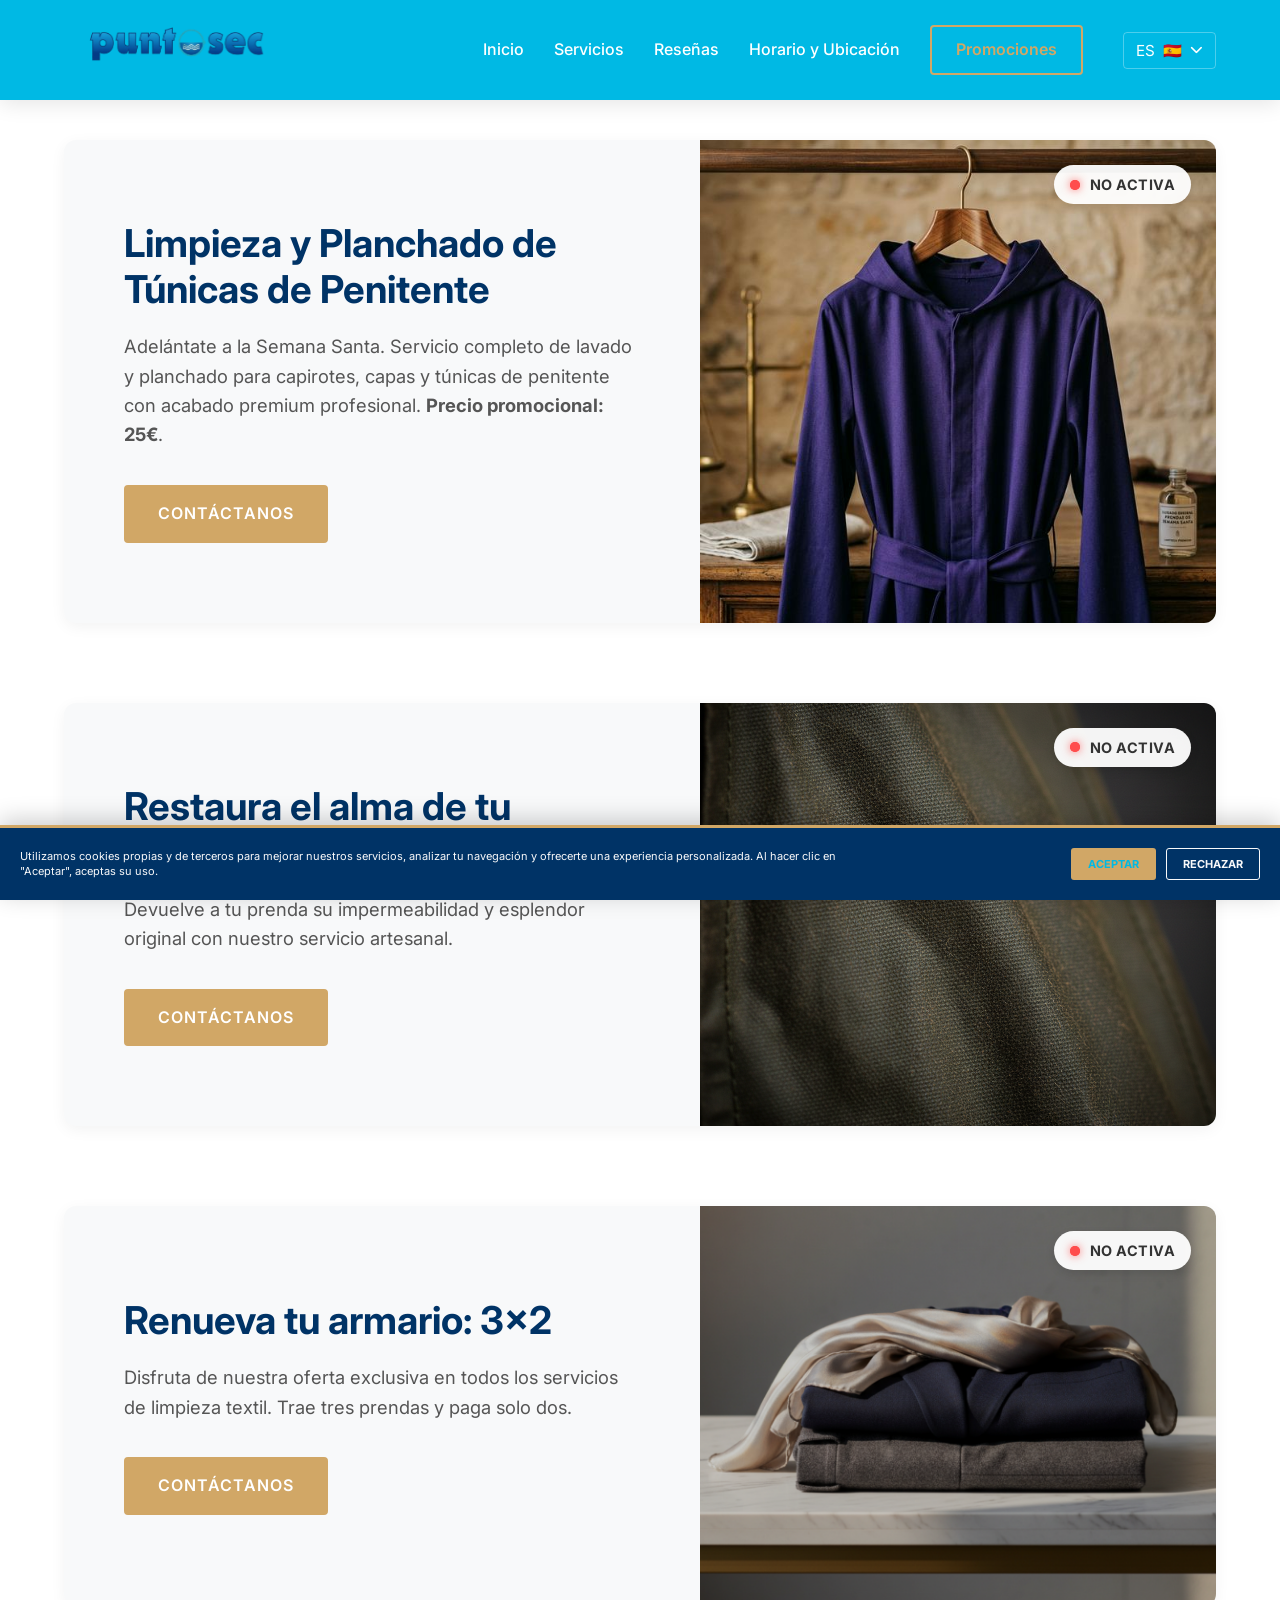
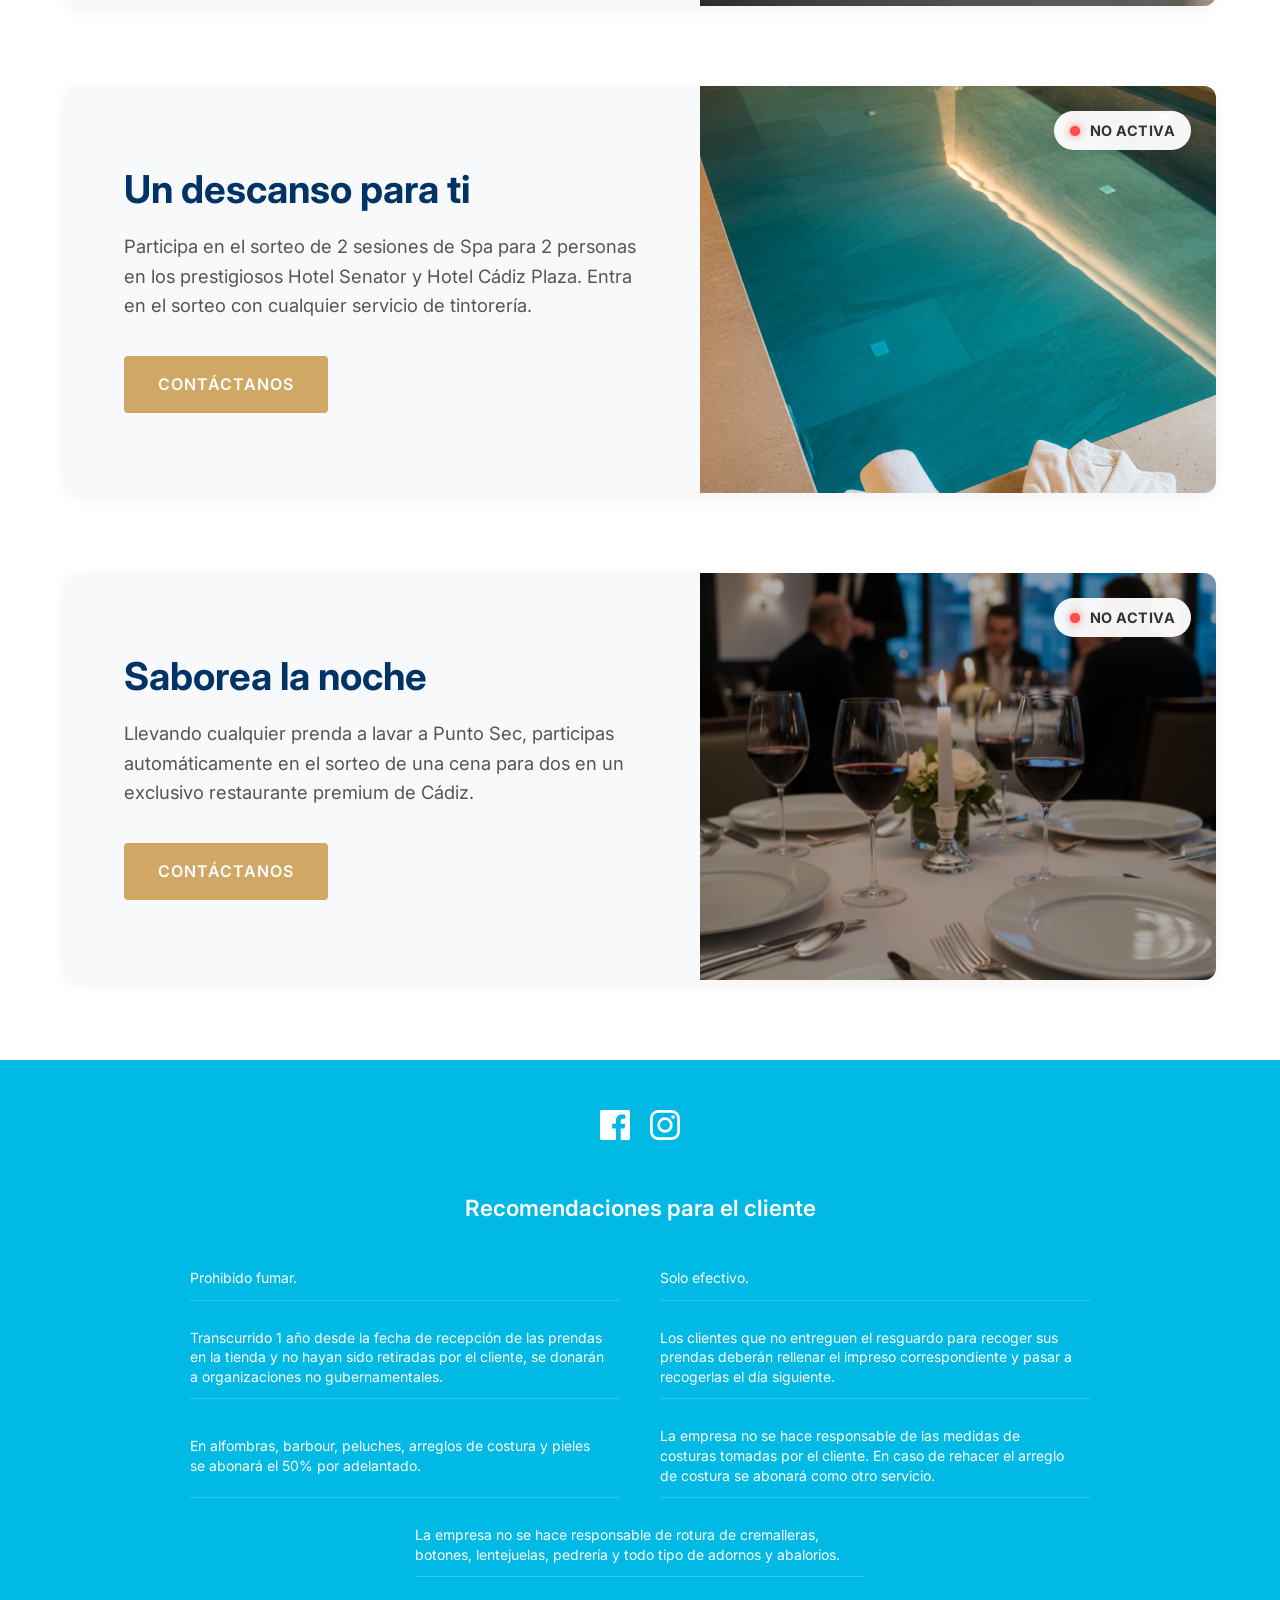
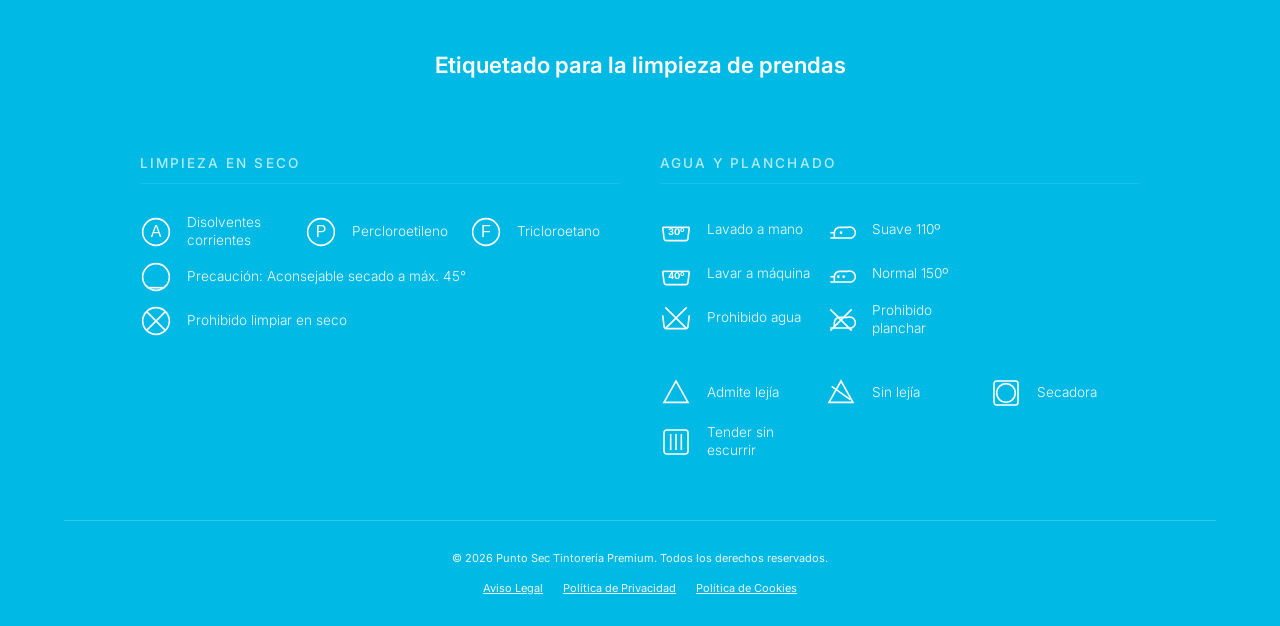
<file: promociones.html>
<!DOCTYPE html>
<html lang="es">

<head>
    <meta charset="UTF-8">
    <meta name="viewport" content="width=device-width, initial-scale=1.0">
    <title>Promociones | Punto Sec Tintorería Premium</title>
    <!-- Favicons Icons -->
    <link rel="icon" type="image/png" sizes="16x16" href="IMG/favicon-16x16.png">
    <link rel="icon" type="image/png" sizes="32x32" href="IMG/favicon-32x32.png">
    <link rel="apple-touch-icon" sizes="180x180" href="IMG/apple-touch-icon.png">
    <link rel="icon" type="image/png" sizes="512x512" href="IMG/favicon-512x512.png">
    <!-- Google Fonts for typography -->
    <link rel="preconnect" href="https://fonts.googleapis.com">
    <link rel="preconnect" href="https://fonts.gstatic.com" crossorigin>
    <link href="https://fonts.googleapis.com/css2?family=Inter:wght@300;400;500;600;700&display=swap" rel="stylesheet">
    <!-- FontAwesome for Icons -->
    <link rel="stylesheet" href="https://cdnjs.cloudflare.com/ajax/libs/font-awesome/6.4.0/css/all.min.css">
    <link rel="stylesheet" href="styles.css">

    <style>
        /* Force solid header styling on subpage */
        .header {
            background-color: var(--color-primary) !important;
            padding: 15px 0 !important;
            box-shadow: 0 4px 20px rgba(0, 0, 0, 0.1) !important;
        }

        .logo-img {
            transform: scale(0.85) !important;
        }

        /* Active Badge Styles */
        .green-dot {
            width: 10px;
            height: 10px;
            background-color: #2ecc71;
            border-radius: 50%;
            box-shadow: 0 0 8px rgba(46, 204, 113, 0.8);
            position: relative;
            display: inline-block;
        }

        .green-dot::after {
            content: '';
            position: absolute;
            top: 0;
            left: 0;
            width: 100%;
            height: 100%;
            background-color: inherit;
            border-radius: inherit;
            animation: pulse-green 2s cubic-bezier(0.4, 0, 0.6, 1) infinite;
        }

        @keyframes pulse-green {
            0% {
                transform: scale(1);
                opacity: 0.8;
            }
            100% {
                transform: scale(3);
                opacity: 0;
            }
        }
    </style>
</head>

<body>

    <!-- Header & Nav -->
    <header class="header">
        <div class="container header-container">
            <a href="index.html" class="logo">
                <img src="IMG/Log punto sec fondo transparente (sin subtitulo ).png" alt="Punto Sec Logo"
                    class="logo-img">
            </a>
            <button class="mobile-menu-btn" id="mobile-menu-btn" aria-label="Abrir menú">
                <i class="fas fa-bars"></i>
            </button>
            <nav class="nav" id="main-nav">
                <ul class="nav-list">
                    <li><a href="index.html#inicio" class="nav-link" data-i18n="nav_home">Inicio</a></li>
                    <li><a href="index.html#servicios" class="nav-link" data-i18n="nav_services">Servicios</a></li>
                    <li><a href="index.html#resenas" class="nav-link" data-i18n="nav_reviews">Reseñas</a></li>
                    <li><a href="index.html#horario" class="nav-link" data-i18n="nav_location">Horario y Ubicación</a>
                    </li>
                    <li><a href="promociones.html" class="nav-btn-outline" data-i18n="nav_promos">Promociones</a></li>
                    <li class="custom-dropdown-container" id="lang-dropdown">
                        <button class="custom-dropdown-btn" aria-haspopup="listbox" aria-expanded="false"
                            id="lang-dropdown-btn">
                            <span class="lang-text">ES</span> <span class="lang-icon">🇪🇸</span>
                            <i class="fas fa-chevron-down dropdown-arrow"></i>
                        </button>
                        <ul class="custom-dropdown-menu" role="listbox" aria-labelledby="lang-dropdown-btn"
                            id="lang-dropdown-menu">
                            <li class="custom-dropdown-item active" role="option" aria-selected="true" data-value="es">
                                <span class="lang-text-item">ES</span> <span class="lang-icon">🇪🇸</span>
                            </li>
                            <li class="custom-dropdown-item" role="option" aria-selected="false" data-value="en">
                                <span class="lang-text-item">EN</span> <span class="lang-icon">🇬🇧</span>
                            </li>
                            <li class="custom-dropdown-item" role="option" aria-selected="false" data-value="de">
                                <span class="lang-text-item">DE</span> <span class="lang-icon">🇩🇪</span>
                            </li>
                            <li class="custom-dropdown-item" role="option" aria-selected="false" data-value="fr">
                                <span class="lang-text-item">FR</span> <span class="lang-icon">🇫🇷</span>
                            </li>
                            <li class="custom-dropdown-item" role="option" aria-selected="false" data-value="zh">
                                <span class="lang-text-item">ZH</span> <span class="lang-icon">🇨🇳</span>
                            </li>
                        </ul>
                    </li>
                </ul>
            </nav>
        </div>
    </header>

    <main>
        <section class="promo-feed-section">
            <div class="container promo-feed-container">

                <!-- Card 0: Nueva Promoción Activa (Túnicas) -->
                <div class="promo-card scroll-reveal">
                    <div class="promo-status-badge"><span class="red-dot"></span><span
                            data-i18n="promo_status_no_active">No activa</span></div>
                    <div class="promo-card-content">
                        <h2 class="promo-card-title" data-i18n="promo_05_title">Limpieza y Planchado de Túnicas de Penitente</h2>
                        <p class="promo-card-text" data-i18n="promo_05_text">Adelántate a la Semana Santa. Servicio completo de lavado y planchado para capirotes, capas y túnicas de penitente con acabado premium profesional. <strong>Precio promocional: 25€</strong>.</p>
                        <a href="index.html#horario" class="btn btn-primary" data-i18n="promo_btn_contact">Contáctanos</a>
                    </div>
                    <div class="promo-card-img" style="background-image: url('IMG/promo_tunicas_penitente.png'); background-size: cover; background-position: center;">
                    </div>
                </div>

                <!-- Card 1 -->
                <div class="promo-card scroll-reveal delay-200">
                    <div class="promo-status-badge"><span class="red-dot"></span><span
                            data-i18n="promo_status_no_active">No activa</span></div>
                    <div class="promo-card-content">
                        <h2 class="promo-card-title" data-i18n="promo_01_title">Restaura el alma de tu Barbour</h2>
                        <p class="promo-card-text" data-i18n="promo_01_text">Devuelve a tu prenda su impermeabilidad y
                            esplendor original con nuestro servicio artesanal.</p>
                        <a href="index.html#horario" class="btn btn-primary" data-i18n="promo_btn_contact">Contáctanos</a>
                    </div>
                    <div class="promo-card-img">
                        <img src="IMG/pomelli_image (3).png" alt="Tela Barbour Premium">
                    </div>
                </div>

                <!-- Card 2 -->
                <div class="promo-card scroll-reveal delay-200">
                    <div class="promo-status-badge"><span class="red-dot"></span><span
                            data-i18n="promo_status_no_active">No activa</span></div>
                    <div class="promo-card-content">
                        <h2 class="promo-card-title" data-i18n="promo_02_title">Renueva tu armario: 3x2</h2>
                        <p class="promo-card-text" data-i18n="promo_02_text">Disfruta de nuestra oferta exclusiva en
                            todos los servicios de limpieza textil. Trae tres prendas y paga solo dos.</p>
                        <a href="index.html#horario" class="btn btn-primary" data-i18n="promo_btn_contact">Contáctanos</a>
                    </div>
                    <div class="promo-card-img"
                        style="background-image: url('IMG/Three_Pieces__Two-Price_Perfection__version_1%20(1).png'); background-size: cover; background-position: center 95%;">
                    </div>
                </div>

                <!-- Card 3 -->
                <div class="promo-card scroll-reveal delay-400">
                    <div class="promo-status-badge"><span class="red-dot"></span>No
                        activa</div>
                    <div class="promo-card-content">
                        <h2 class="promo-card-title" data-i18n="promo_03_title">Un descanso para ti</h2>
                        <p class="promo-card-text" data-i18n="promo_03_text">Participa en el sorteo de 2 sesiones de Spa
                            para 2 personas en los prestigiosos Hotel Senator y Hotel Cádiz Plaza. Entra en el sorteo
                            con cualquier servicio de tintorería.</p>
                        <a href="index.html#horario" class="btn btn-primary" data-i18n="promo_btn_contact">Contáctanos</a>
                    </div>
                    <div class="promo-card-img">
                        <img src="IMG/pomelli_image (1).png" alt="Sorteo Spa">
                    </div>
                </div>

                <!-- Card 4 -->
                <div class="promo-card scroll-reveal delay-600">
                    <div class="promo-status-badge"><span class="red-dot"></span><span
                            data-i18n="promo_status_no_active">No activa</span></div>
                    <div class="promo-card-content">
                        <h2 class="promo-card-title" data-i18n="promo_04_title">Saborea la noche</h2>
                        <p class="promo-card-text" data-i18n="promo_04_text">Llevando cualquier prenda a lavar a Punto
                            Sec, participas automáticamente en el sorteo de una cena para dos en un exclusivo
                            restaurante premium de Cádiz.</p>
                        <a href="index.html#horario" class="btn btn-primary" data-i18n="promo_btn_contact">Contáctanos</a>
                    </div>
                    <div class="promo-card-img">
                        <img src="IMG/Savor_the_Night_on_Us_version_1.png" alt="Sorteo Cena Premium">
                    </div>
                </div>

            </div>
        </section>
    </main>

    <!-- Footer -->
    <footer class="footer">
        <div class="container footer-content">

            <!-- 3.1 Redes Sociales -->
            <div class="footer-social">
                <a href="https://www.facebook.com/punto.sec.5/?locale=es_LA" target="_blank"
                    class="social-icon social-icon-interactive" aria-label="Facebook">
                    <svg viewBox="0 0 24 24">
                        <path
                            d="M22.675 0h-21.35C.597 0 0 .597 0 1.325v21.351C0 23.403.597 24 1.325 24H12.82v-9.294H9.692v-3.622h3.128V8.413c0-3.1 1.893-4.788 4.659-4.788 1.325 0 2.463.099 2.795.143v3.24l-1.918.001c-1.504 0-1.795.715-1.795 1.763v2.313h3.587l-.467 3.622h-3.12V24h6.116c.73 0 1.323-.597 1.323-1.324V1.325C24 .597 23.403 0 22.675 0z" />
                    </svg>
                </a>
                <span class="social-icon" aria-label="Instagram">
                    <svg viewBox="0 0 24 24">
                        <path
                            d="M12 2.163c3.204 0 3.584.012 4.85.07 3.252.148 4.771 1.691 4.919 4.919.058 1.265.069 1.645.069 4.849 0 3.205-.012 3.584-.069 4.849-.149 3.225-1.664 4.771-4.919 4.919-1.266.058-1.644.07-4.85.07-3.204 0-3.584-.012-4.849-.07-3.26-.149-4.771-1.699-4.919-4.92-.058-1.265-.07-1.644-.07-4.849 0-3.204.013-3.583.07-4.849.149-3.227 1.664-4.771 4.919-4.919 1.266-.057 1.645-.069 4.849-.069zM12 0C8.741 0 8.333.014 7.053.072 2.695.272.273 2.69.073 7.052.014 8.333 0 8.741 0 12c0 3.259.014 3.668.072 4.948.2 4.358 2.618 6.78 6.98 6.98C8.333 23.986 8.741 24 12 24c3.259 0 3.668-.014 4.948-.072 4.354-.2 6.782-2.618 6.979-6.98.059-1.28.073-1.689.073-4.948 0-3.259-.014-3.667-.072-4.947-.196-4.354-2.617-6.78-6.979-6.98C15.668.014 15.259 0 12 0zm0 5.838a6.162 6.162 0 100 12.324 6.162 6.162 0 000-12.324zM12 16a4 4 0 110-8 4 4 0 010 8zm6.406-11.845a1.44 1.44 0 100 2.881 1.44 1.44 0 000-2.881z" />
                    </svg>
                </span>
            </div>

            <!-- 3.2 Recomendaciones -->
            <div class="footer-recommendations">
                <h3 data-i18n="footer_rules_title">Recomendaciones para el cliente</h3>
                <div class="recom-list">
                    <div class="recom-item">
                        <div class="recom-text" data-i18n="recom_smoking">Prohibido fumar.</div>
                    </div>
                    <div class="recom-item">
                        <div class="recom-text" data-i18n="recom_cash">Solo efectivo.</div>
                    </div>
                    <div class="recom-item">
                        <div class="recom-text" data-i18n="recom_donation">Transcurrido 1 año desde la fecha de
                            recepción de las prendas en la tienda y no hayan sido retiradas por el cliente, se donarán a
                            organizaciones no gubernamentales.</div>
                    </div>
                    <div class="recom-item">
                        <div class="recom-text" data-i18n="recom_receipt">Los clientes que no entreguen el resguardo
                            para recoger sus prendas deberán rellenar el impreso correspondiente y pasar a recogerlas el
                            día siguiente.</div>
                    </div>
                    <div class="recom-item">
                        <div class="recom-text" data-i18n="recom_advance">En alfombras, barbour, peluches, arreglos de
                            costura y pieles se abonará el 50% por adelantado.</div>
                    </div>
                    <div class="recom-item">
                        <div class="recom-text" data-i18n="recom_measures">La empresa no se hace responsable de las
                            medidas de costuras tomadas por el cliente. En caso de rehacer el arreglo de costura se
                            abonará como otro servicio.</div>
                    </div>
                    <div class="recom-item" style="grid-column: 1 / -1; max-width: 50%; margin: 0 auto;">
                        <div class="recom-text" data-i18n="recom_items">La empresa no se hace responsable de rotura de
                            cremalleras, botones, lentejuelas, pedrería y todo tipo de adornos y abalorios.</div>
                    </div>
                </div>
            </div>

            <div class="footer-labels-header">
                <h3 data-i18n="footer_labels_title">Etiquetado para la limpieza de prendas</h3>
            </div>
            <div class="footer-labels">
                <!-- Columna 1: Limpieza en Seco -->
                <div class="labels-col">
                    <h4 data-i18n="dry_cleaning_title">Limpieza en Seco</h4>

                    <div class="label-group">
                        <div class="label-sub-grid">
                            <div class="label-item">
                                <div class="label-svg">
                                    <svg viewBox="0 0 24 24">
                                        <circle cx="12" cy="12" r="10" /><text x="12" y="16" text-anchor="middle"
                                            font-size="12" fill="white" stroke="none" font-family="Arial">A</text>
                                    </svg>
                                </div>
                                <span class="label-text" data-i18n="label_solvents">Disolventes corrientes</span>
                            </div>
                            <div class="label-item">
                                <div class="label-svg">
                                    <svg viewBox="0 0 24 24">
                                        <circle cx="12" cy="12" r="10" /><text x="12" y="16" text-anchor="middle"
                                            font-size="12" fill="white" stroke="none" font-family="Arial">P</text>
                                    </svg>
                                </div>
                                <span class="label-text" data-i18n="label_perclo">Percloroetileno</span>
                            </div>
                            <div class="label-item">
                                <div class="label-svg">
                                    <svg viewBox="0 0 24 24">
                                        <circle cx="12" cy="12" r="10" /><text x="12" y="16" text-anchor="middle"
                                            font-size="12" fill="white" stroke="none" font-family="Arial">F</text>
                                    </svg>
                                </div>
                                <span class="label-text" data-i18n="label_triclo">Tricloroetano</span>
                            </div>
                        </div>

                        <div class="label-item">
                            <div class="label-svg">
                                <svg viewBox="0 0 24 24">
                                    <circle cx="12" cy="12" r="10" />
                                    <line x1="6" y1="20" x2="18" y2="20" stroke-width="1.2" />
                                </svg>
                            </div>
                            <span class="label-text" data-i18n="label_dry_caution">Precaución: Aconsejable secado a máx.
                                45°</span>
                        </div>

                        <div class="label-item">
                            <div class="label-svg">
                                <svg viewBox="0 0 24 24">
                                    <circle cx="12" cy="12" r="10" />
                                    <line x1="5" y1="5" x2="19" y2="19" stroke-width="1.2" />
                                    <line x1="19" y1="5" x2="5" y2="19" stroke-width="1.2" />
                                </svg>
                            </div>
                            <span class="label-text" data-i18n="label_dry_prohibited">Prohibido limpiar en seco</span>
                        </div>
                    </div>
                </div>

                <!-- Columna 2: Limpieza en Agua y Planchado -->
                <div class="labels-col">
                    <h4 data-i18n="wash_iron_title">Agua y Planchado</h4>

                    <div class="label-sub-grid">
                        <!-- Lavado -->
                        <div class="label-group">
                            <div class="label-item">
                                <div class="label-svg">
                                    <svg viewBox="0 0 24 24">
                                        <path d="M22 10l-1 8a2 2 0 01-2 2H5a2 2 0 01-2-2l-1-8" />
                                        <path d="M2 10h20" /><text x="12" y="16" text-anchor="middle" font-size="7"
                                            fill="white" stroke="none" font-weight="bold">30º</text>
                                    </svg>
                                </div>
                                <span class="label-text" data-i18n="label_hand_wash">Lavado a mano</span>
                            </div>
                            <div class="label-item">
                                <div class="label-svg">
                                    <svg viewBox="0 0 24 24">
                                        <path d="M22 10l-1 8a2 2 0 01-2 2H5a2 2 0 01-2-2l-1-8" />
                                        <path d="M2 10h20" /><text x="12" y="16" text-anchor="middle" font-size="7"
                                            fill="white" stroke="none" font-weight="bold">40º</text>
                                    </svg>
                                </div>
                                <span class="label-text" data-i18n="label_machine_wash">Lavar a máquina</span>
                            </div>
                            <div class="label-item">
                                <div class="label-svg">
                                    <svg viewBox="0 0 24 24">
                                        <path d="M22 10l-1 8a2 2 0 01-2 2H5a2 2 0 01-2-2l-1-8" />
                                        <line x1="4" y1="4" x2="20" y2="20" stroke-width="1.2" />
                                        <line x1="20" y1="4" x2="4" y2="20" stroke-width="1.2" />
                                    </svg>
                                </div>
                                <span class="label-text" data-i18n="label_water_prohibited">Prohibido agua</span>
                            </div>
                        </div>

                        <!-- Planchado -->
                        <div class="label-group">
                            <div class="label-item">
                                <div class="label-svg">
                                    <svg viewBox="0 0 24 24">
                                        <path d="M4 18h16a3 3 0 00-3-8h-6a4 4 0 00-4 4v4z" />
                                        <path d="M4 14h3" />
                                        <circle cx="12" cy="14" r="1" fill="white" stroke="none" />
                                    </svg>
                                </div>
                                <span class="label-text" data-i18n="label_iron_mild">Suave 110º</span>
                            </div>
                            <div class="label-item">
                                <div class="label-svg">
                                    <svg viewBox="0 0 24 24">
                                        <path d="M4 18h16a3 3 0 00-3-8h-6a4 4 0 00-4 4v4z" />
                                        <path d="M4 14h3" />
                                        <circle cx="10" cy="14" r="1" fill="white" stroke="none" />
                                        <circle cx="14" cy="14" r="1" fill="white" stroke="none" />
                                    </svg>
                                </div>
                                <span class="label-text" data-i18n="label_iron_normal">Normal 150º</span>
                            </div>
                            <div class="label-item">
                                <div class="label-svg">
                                    <svg viewBox="0 0 24 24">
                                        <path d="M4 18h16a3 3 0 00-3-8h-6a4 4 0 00-4 4v4z" />
                                        <line x1="4" y1="4" x2="20" y2="20" stroke-width="1.2" />
                                        <line x1="20" y1="4" x2="4" y2="20" stroke-width="1.2" />
                                    </svg>
                                </div>
                                <span class="label-text" data-i18n="label_iron_prohibited">Prohibido planchar</span>
                            </div>
                        </div>
                    </div>

                    <!-- Secado y Lejía -->
                    <div class="label-group" style="margin-top: 15px;">
                        <div class="label-sub-grid">
                            <div class="label-item">
                                <div class="label-svg">
                                    <svg viewBox="0 0 24 24">
                                        <path d="M12 3l9 16H3z" />
                                    </svg>
                                </div>
                                <span class="label-text" data-i18n="label_bleach_ok">Admite lejía</span>
                            </div>
                            <div class="label-item">
                                <div class="label-svg">
                                    <svg viewBox="0 0 24 24">
                                        <path d="M12 3l9 16H3z" />
                                        <line x1="5" y1="7" x2="19" y2="17" stroke-width="1.2" />
                                    </svg>
                                </div>
                                <span class="label-text" data-i18n="label_bleach_no">Sin lejía</span>
                            </div>
                            <div class="label-item">
                                <div class="label-svg">
                                    <svg viewBox="0 0 24 24">
                                        <rect x="3" y="3" width="18" height="18" rx="2" />
                                        <circle cx="12" cy="12" r="7" />
                                    </svg>
                                </div>
                                <span class="label-text" data-i18n="label_dryer">Secadora</span>
                            </div>
                            <div class="label-item">
                                <div class="label-svg">
                                    <svg viewBox="0 0 24 24">
                                        <rect x="3" y="3" width="18" height="18" rx="2" />
                                        <line x1="8" y1="6" x2="8" y2="18" />
                                        <line x1="12" y1="6" x2="12" y2="18" />
                                        <line x1="16" y1="6" x2="16" y2="18" />
                                    </svg>
                                </div>
                                <span class="label-text" data-i18n="label_hang_dry">Tender sin escurrir</span>
                            </div>
                        </div>
                    </div>
                </div>
            </div>

            <!-- Bottom Limits / Copyright -->
            <div class="footer-bottom">
                <p class="legal-text" data-i18n="footer_copyright">&copy; 2026 Punto Sec Tintorería Premium. Todos los
                    derechos reservados.</p>
                <div class="footer-links">
                    <a href="aviso-legal.html" class="legal-text" data-i18n="footer_legal">Aviso Legal</a>
                    <a href="politica-privacidad.html" class="legal-text" data-i18n="footer_privacy">Política de
                        Privacidad</a>
                    <a href="politica-cookies.html" class="legal-text" data-i18n="footer_cookies">Política de
                        Cookies</a>
                </div>
            </div>
        </div>
    </footer>

    <!-- Cookie Banner -->
    <div class="cookie-banner" id="cookie-banner">
        <div class="cookie-content">
            <p class="legal-text" data-i18n="cookie_text">Utilizamos cookies propias y de terceros para mejorar nuestros
                servicios, analizar tu
                navegación y ofrecerte una experiencia personalizada. Al hacer clic en "Aceptar", aceptas su uso.</p>
        </div>
        <div class="cookie-actions">
            <button class="btn-cookie btn-cookie-accept" id="accept-cookies" data-i18n="cookie_accept">Aceptar</button>
            <button class="btn-cookie btn-cookie-reject" id="reject-cookies" data-i18n="cookie_reject">Rechazar</button>
        </div>
    </div>

    <!-- ¿Sabías esto? Modal -->
    <div class="sabias-modal-overlay" id="sabias-modal" role="dialog" aria-modal="true" aria-labelledby="sabias-title">
        <div class="sabias-modal-card">
            <button class="sabias-close-btn" id="sabias-close-btn" aria-label="Cerrar">
                <i class="fas fa-times"></i>
            </button>
            <div class="sabias-header">
                <div class="sabias-bulb-icon"><i class="fas fa-lightbulb"></i></div>
                <h2 class="sabias-title" id="sabias-title">¿Sabías esto?</h2>
                <p class="sabias-subtitle">Datos que cambiarán tu forma de lavar la ropa</p>
            </div>
            <div class="sabias-facts-grid">
                <div class="sabias-fact">
                    <div class="sabias-fact-icon"><i class="fas fa-tshirt"></i></div>
                    <p>Lavar la <strong>ropa interior con toallas</strong> puede transferir microorganismos entre las prendas.</p>
                </div>
                <div class="sabias-fact">
                    <div class="sabias-fact-icon"><i class="fas fa-thermometer-quarter"></i></div>
                    <p>El <strong>lavado en frío</strong> no elimina todos los gérmenes de la ropa.</p>
                </div>
                <div class="sabias-fact">
                    <div class="sabias-fact-icon"><i class="fas fa-clock"></i></div>
                    <p>Dejar la ropa <strong>húmeda en la lavadora</strong> durante horas puede provocar malos olores y moho.</p>
                </div>
                <div class="sabias-fact sabias-fact--alert">
                    <div class="sabias-fact-icon"><i class="fas fa-exclamation-triangle"></i></div>
                    <p>La <strong>goma de la lavadora</strong> puede acumular moho si no la limpias regularmente.</p>
                </div>
                <div class="sabias-fact">
                    <div class="sabias-fact-icon"><i class="fas fa-soap"></i></div>
                    <p>El <strong>suavizante</strong> puede dejar residuos en las fibras y causar irritación en pieles sensibles.</p>
                </div>
                <div class="sabias-fact sabias-fact--alert">
                    <div class="sabias-fact-icon"><i class="fas fa-bed"></i></div>
                    <p>Las <strong>sábanas</strong> necesitan lavarse regularmente para eliminar sudor, grasa y microorganismos.</p>
                </div>
            </div>
            <div class="sabias-footer">
                <button class="sabias-cta-btn" onclick="document.getElementById('sabias-modal').classList.remove('show'); document.body.style.overflow='';">
                    <i class="fas fa-check"></i> ¡Entendido!
                </button>
            </div>
        </div>
    </div>

    <script src="script.js"></script>
</body>

</html>

</html>
</file>
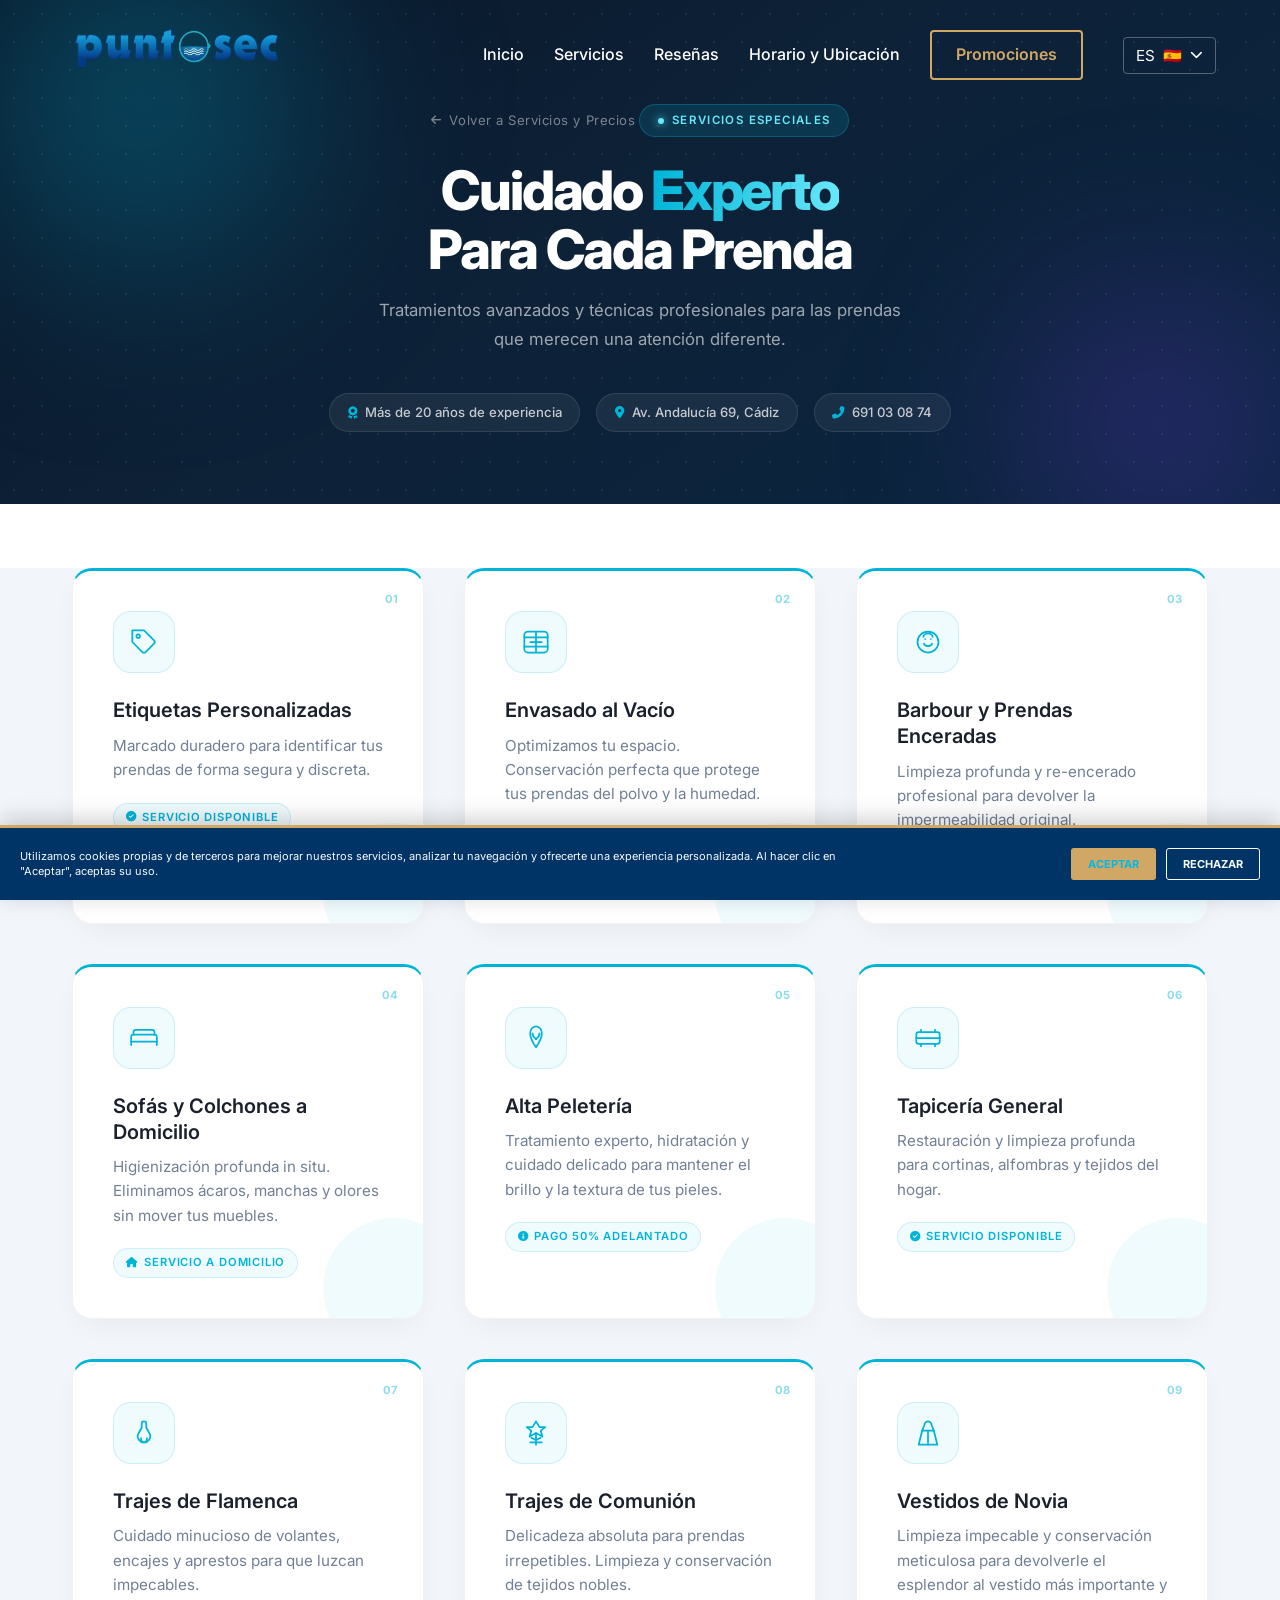
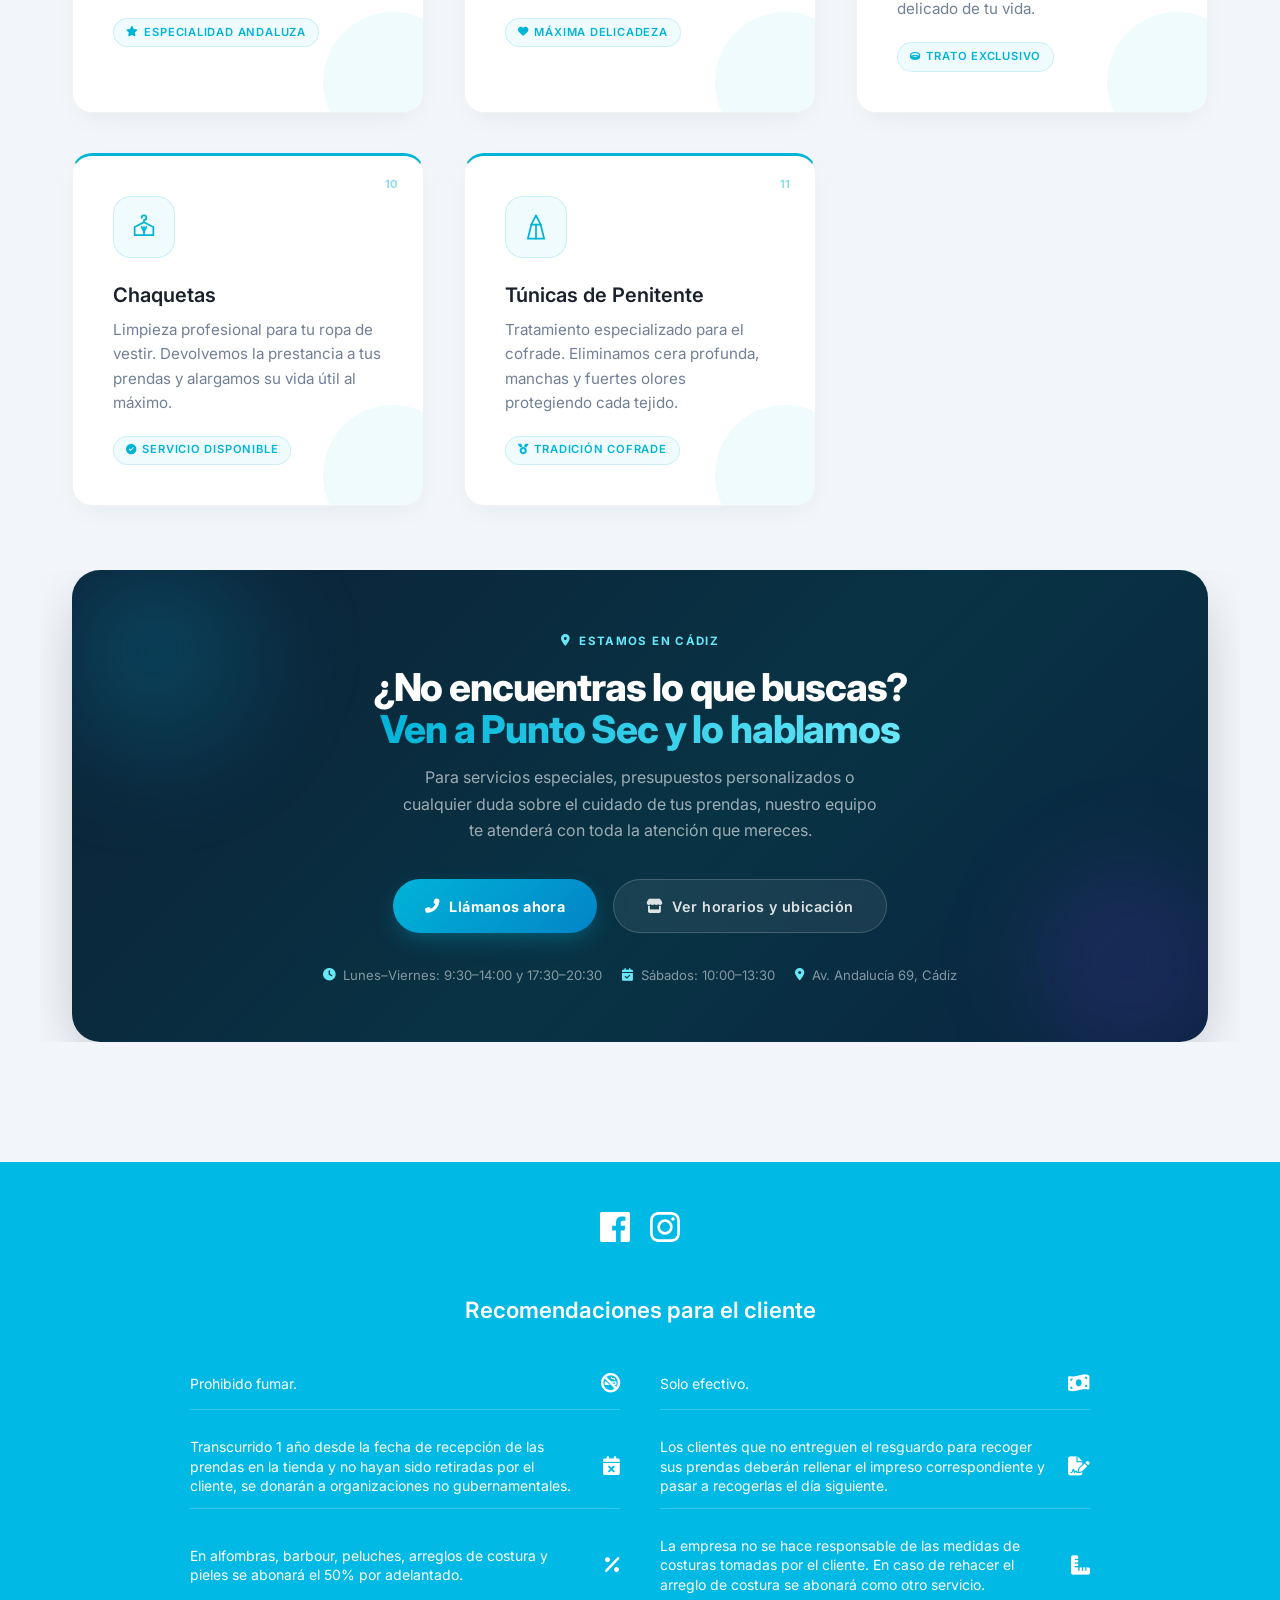
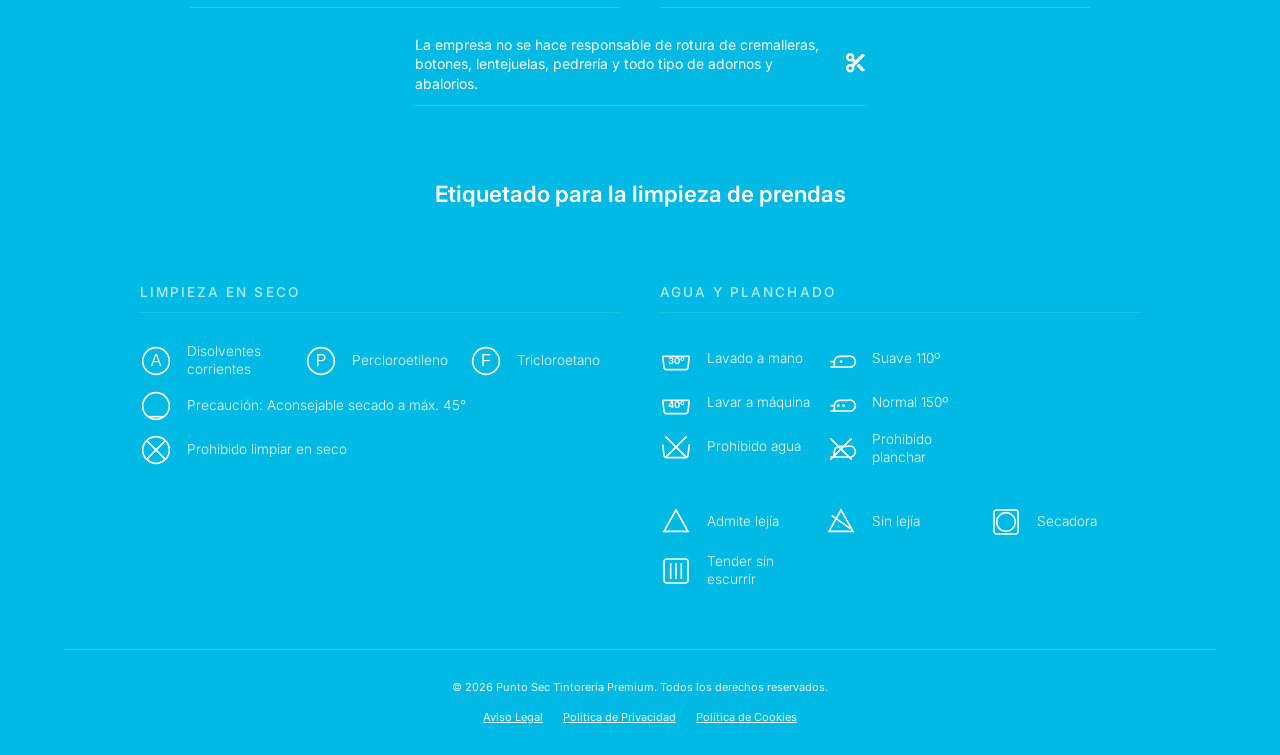
<file: servicios-completos.html>
<!DOCTYPE html>
<html lang="es">

<head>
    <meta charset="UTF-8">
    <meta name="viewport" content="width=device-width, initial-scale=1.0">
    <title>Servicios Especiales | Punto Sec Tintorería Premium en Cádiz</title>
    <meta name="description"
        content="Catálogo completo de servicios especiales de Punto Sec: etiquetado, envasado al vacío, Barbour, sofás, peletería, tapicería, trajes de flamenca y comunión.">
    <!-- Favicons -->
    <link rel="icon" type="image/png" sizes="16x16" href="IMG/favicon-16x16.png">
    <link rel="icon" type="image/png" sizes="32x32" href="IMG/favicon-32x32.png">
    <link rel="apple-touch-icon" sizes="180x180" href="IMG/apple-touch-icon.png">
    <link rel="icon" type="image/png" sizes="512x512" href="IMG/favicon-512x512.png">
    <!-- Google Fonts -->
    <link rel="preconnect" href="https://fonts.googleapis.com">
    <link rel="preconnect" href="https://fonts.gstatic.com" crossorigin>
    <link href="https://fonts.googleapis.com/css2?family=Inter:wght@300;400;500;600;700;800&display=swap"
        rel="stylesheet">
    <!-- FontAwesome -->
    <link rel="stylesheet" href="https://cdnjs.cloudflare.com/ajax/libs/font-awesome/6.4.0/css/all.min.css">
    <!-- Main site styles -->
    <link rel="stylesheet" href="styles.css">

    <style>
        /* =============================================
           CSS VARIABLES
        ============================================= */
        :root {
            --sc-cyan: #00b4d8;
            --sc-dark: #1A202C;
            --sc-mid: #718096;
            --sc-white: #FFFFFF;
            --sc-transition: all 0.5s cubic-bezier(0.25, 1, 0.5, 1);
            --sc-ease-entry: cubic-bezier(0.16, 1, 0.3, 1);
        }

        /* =============================================
           HERO — dark animated
        ============================================= */
        .sc-hero {
            position: relative;
            overflow: hidden;
            background: linear-gradient(145deg, #0a1628 0%, #0d2137 45%, #0a2540 100%);
            padding: 6.5rem 2rem 4.5rem;
            text-align: center;
        }

        /* Floating colour orbs */
        .sc-hero::before,
        .sc-hero::after {
            content: '';
            position: absolute;
            border-radius: 50%;
            filter: blur(80px);
            animation: orbFloat 8s ease-in-out infinite alternate;
        }

        .sc-hero::before {
            width: 520px;
            height: 520px;
            background: radial-gradient(circle, rgba(0, 180, 216, .38) 0%, transparent 70%);
            top: -160px;
            left: -120px;
        }

        .sc-hero::after {
            width: 420px;
            height: 420px;
            background: radial-gradient(circle, rgba(124, 58, 237, .32) 0%, transparent 70%);
            bottom: -130px;
            right: -90px;
            animation-direction: alternate-reverse;
            animation-duration: 10s;
        }

        @keyframes orbFloat {
            from {
                transform: translate(0, 0) scale(1);
            }

            to {
                transform: translate(28px, 18px) scale(1.07);
            }
        }

        /* Dot-grid texture */
        .sc-hero-dots {
            position: absolute;
            inset: 0;
            background-image: radial-gradient(circle, rgba(255, 255, 255, .07) 1px, transparent 1px);
            background-size: 28px 28px;
            pointer-events: none;
        }

        .sc-hero-inner {
            position: relative;
            z-index: 2;
        }

        /* Breadcrumb */
        .sc-breadcrumb {
            display: inline-flex;
            align-items: center;
            gap: .5rem;
            font-size: .82rem;
            color: rgba(255, 255, 255, .45);
            margin-bottom: 1.75rem;
            text-decoration: none;
            letter-spacing: .04em;
            transition: color .3s;
        }

        .sc-breadcrumb:hover {
            color: var(--sc-cyan);
        }

        .sc-breadcrumb i {
            font-size: .72rem;
        }

        /* Badge */
        .sc-badge {
            display: inline-flex;
            align-items: center;
            gap: .5rem;
            background: rgba(0, 180, 216, .14);
            border: 1px solid rgba(0, 180, 216, .3);
            color: #67e8f9;
            font-size: .72rem;
            font-weight: 600;
            letter-spacing: .12em;
            text-transform: uppercase;
            padding: .4rem 1.1rem;
            border-radius: 50px;
            margin-bottom: 1.5rem;
        }

        .sc-badge::before {
            content: '';
            width: 6px;
            height: 6px;
            border-radius: 50%;
            background: #67e8f9;
            box-shadow: 0 0 8px #67e8f9;
            animation: pulseDot 2s ease-in-out infinite;
        }

        @keyframes pulseDot {

            0%,
            100% {
                opacity: 1;
                transform: scale(1);
            }

            50% {
                opacity: .4;
                transform: scale(.7);
            }
        }

        /* Title */
        .sc-title {
            font-size: clamp(2.2rem, 5vw, 3.4rem);
            font-weight: 800;
            color: #fff;
            letter-spacing: -.04em;
            line-height: 1.08;
            margin-bottom: 1.1rem;
        }

        .sc-title span {
            background: linear-gradient(90deg, #00b4d8, #67e8f9);
            -webkit-background-clip: text;
            -webkit-text-fill-color: transparent;
            background-clip: text;
        }

        /* Subtitle */
        .sc-subtitle {
            font-size: 1.05rem;
            color: rgba(255, 255, 255, .6);
            max-width: 540px;
            margin: 0 auto 2.5rem;
            line-height: 1.7;
        }

        /* Info pills */
        .sc-pills {
            display: inline-flex;
            gap: 1rem;
            flex-wrap: wrap;
            justify-content: center;
        }

        .sc-pill {
            display: inline-flex;
            align-items: center;
            gap: .5rem;
            background: rgba(255, 255, 255, .06);
            border: 1px solid rgba(255, 255, 255, .1);
            backdrop-filter: blur(8px);
            padding: .5rem 1.1rem;
            border-radius: 50px;
            font-size: .82rem;
            color: rgba(255, 255, 255, .75);
            font-weight: 500;
        }

        .sc-pill i {
            color: var(--sc-cyan);
            font-size: .78rem;
        }

        /* =============================================
           CATALOG SECTION
        ============================================= */
        .sc-catalog {
            padding: 0 0 2.5rem;
            background: #f2f6fa;
        }

        /* Card grid */
        .sc-grid {
            display: grid;
            grid-template-columns: repeat(auto-fit, minmax(320px, 1fr));
            gap: 2.5rem;
            max-width: 1200px;
            margin: 4rem auto;
            padding: 0 2rem;
        }

        /* =============================================
           CARDS — per-card accent colours
        ============================================= */
        .sc-card[data-c="cyan"] {
            --ca: #00b4d8;
            --ca2: rgba(0, 180, 216, .16);
            --ca3: rgba(0, 180, 216, .06);
        }

        .sc-card[data-c="violet"] {
            --ca: #7c3aed;
            --ca2: rgba(124, 58, 237, .14);
            --ca3: rgba(124, 58, 237, .05);
        }

        .sc-card[data-c="teal"] {
            --ca: #0d9488;
            --ca2: rgba(13, 148, 136, .14);
            --ca3: rgba(13, 148, 136, .05);
        }

        .sc-card[data-c="amber"] {
            --ca: #d97706;
            --ca2: rgba(217, 119, 6, .14);
            --ca3: rgba(217, 119, 6, .05);
        }

        .sc-card[data-c="rose"] {
            --ca: #e11d48;
            --ca2: rgba(225, 29, 72, .14);
            --ca3: rgba(225, 29, 72, .05);
        }

        .sc-card[data-c="indigo"] {
            --ca: #4f46e5;
            --ca2: rgba(79, 70, 229, .14);
            --ca3: rgba(79, 70, 229, .05);
        }

        .sc-card[data-c="fuchsia"] {
            --ca: #a21caf;
            --ca2: rgba(162, 28, 175, .14);
            --ca3: rgba(162, 28, 175, .05);
        }

        .sc-card[data-c="emerald"] {
            --ca: #059669;
            --ca2: rgba(5, 150, 105, .14);
            --ca3: rgba(5, 150, 105, .05);
        }

        .sc-card {
            background: var(--sc-white);
            border: 1px solid rgba(0, 0, 0, .05);
            border-top: 3px solid var(--ca, #00b4d8);
            border-radius: 20px;
            padding: 2.5rem;
            box-shadow: 0 10px 30px -10px rgba(0, 0, 0, .07);
            transition: var(--sc-transition);
            cursor: default;
            position: relative;
            overflow: hidden;
            animation: slideUpFade .7s var(--sc-ease-entry) both;
        }

        /* Number badge */
        .sc-num {
            position: absolute;
            top: 1.25rem;
            right: 1.5rem;
            font-size: .7rem;
            font-weight: 700;
            letter-spacing: .06em;
            color: var(--ca, #00b4d8);
            opacity: .45;
        }

        /* Background blob (hover) */
        .sc-card::after {
            content: '';
            position: absolute;
            bottom: -40px;
            right: -40px;
            width: 140px;
            height: 140px;
            border-radius: 50%;
            background: var(--ca3, rgba(0, 180, 216, .06));
            transition: var(--sc-transition);
            pointer-events: none;
        }

        .sc-card:hover {
            transform: translateY(-12px) scale(1.01);
            box-shadow: 0 28px 56px -14px var(--ca2, rgba(0, 180, 216, .16));
            border-color: var(--ca, #00b4d8);
        }

        .sc-card:hover::after {
            transform: scale(2.2);
            opacity: .65;
        }

        /* Icon wrap */
        .sc-icon {
            width: 62px;
            height: 62px;
            display: flex;
            align-items: center;
            justify-content: center;
            background: var(--ca3, rgba(0, 180, 216, .06));
            border: 1.5px solid var(--ca2, rgba(0, 180, 216, .15));
            border-radius: 18px;
            margin-bottom: 1.5rem;
            transition: var(--sc-transition);
        }

        .sc-card:hover .sc-icon {
            background: var(--ca2, rgba(0, 180, 216, .18));
            transform: rotate(-4deg);
        }

        .sc-icon svg {
            width: 28px;
            height: 28px;
            stroke: var(--ca, #00b4d8);
            fill: none;
            stroke-width: 1.5;
            stroke-linecap: round;
            stroke-linejoin: round;
            transition: var(--sc-transition);
        }

        .sc-card:hover .sc-icon svg {
            transform: scale(1.15) translateY(-2px);
        }

        /* Typography */
        .sc-card h3 {
            font-size: 1.25rem;
            font-weight: 600;
            color: var(--sc-dark);
            margin: 0 0 .65rem;
            line-height: 1.3;
        }

        .sc-card p {
            font-size: .95rem;
            color: var(--sc-mid);
            line-height: 1.6;
            margin: 0 0 1.25rem;
        }

        /* Status chip */
        .sc-chip {
            display: inline-flex;
            align-items: center;
            gap: .35rem;
            font-size: .7rem;
            font-weight: 600;
            letter-spacing: .07em;
            text-transform: uppercase;
            color: var(--ca, #00b4d8);
            background: var(--ca3, rgba(0, 180, 216, .06));
            border: 1px solid var(--ca2, rgba(0, 180, 216, .15));
            padding: .3rem .75rem;
            border-radius: 50px;
        }

        .sc-chip i {
            font-size: .65rem;
        }

        /* Staggered entry animation */
        @keyframes slideUpFade {
            from {
                transform: translateY(40px);
                opacity: 0;
            }

            to {
                transform: translateY(0);
                opacity: 1;
            }
        }

        .sc-card:nth-child(1) {
            animation-delay: .1s;
        }

        .sc-card:nth-child(2) {
            animation-delay: .2s;
        }

        .sc-card:nth-child(3) {
            animation-delay: .3s;
        }

        .sc-card:nth-child(4) {
            animation-delay: .4s;
        }

        .sc-card:nth-child(5) {
            animation-delay: .5s;
        }

        .sc-card:nth-child(6) {
            animation-delay: .6s;
        }

        .sc-card:nth-child(7) {
            animation-delay: .7s;
        }

        .sc-card:nth-child(8) {
            animation-delay: .8s;
        }

        /* =============================================
           CONTACT CTA BANNER
        ============================================= */
        .sc-cta {
            position: relative;
            overflow: hidden;
            max-width: 1200px;
            margin: 0 auto 5rem;
            padding: 0 2rem;
        }

        .sc-cta-inner {
            position: relative;
            overflow: hidden;
            border-radius: 28px;
            padding: 3.5rem 2.5rem;
            text-align: center;
            background: linear-gradient(135deg, #0d2137 0%, #083344 55%, #0a2540 100%);
            box-shadow: 0 20px 60px -15px rgba(0, 0, 0, .3);
        }

        .sc-cta-inner::before {
            content: '';
            position: absolute;
            top: -80px;
            left: -80px;
            width: 320px;
            height: 320px;
            border-radius: 50%;
            background: radial-gradient(circle, rgba(0, 180, 216, .25) 0%, transparent 70%);
            filter: blur(40px);
            pointer-events: none;
        }

        .sc-cta-inner::after {
            content: '';
            position: absolute;
            bottom: -60px;
            right: -60px;
            width: 280px;
            height: 280px;
            border-radius: 50%;
            background: radial-gradient(circle, rgba(124, 58, 237, .2) 0%, transparent 70%);
            filter: blur(40px);
            pointer-events: none;
        }

        .sc-cta-content {
            position: relative;
            z-index: 2;
        }

        .sc-cta-eyebrow {
            display: inline-flex;
            align-items: center;
            gap: .5rem;
            font-size: .72rem;
            font-weight: 700;
            letter-spacing: .12em;
            text-transform: uppercase;
            color: #67e8f9;
            margin-bottom: 1rem;
        }

        .sc-cta h2 {
            font-size: clamp(1.6rem, 4vw, 2.4rem);
            font-weight: 800;
            color: #fff;
            letter-spacing: -.03em;
            margin-bottom: .85rem;
            line-height: 1.1;
        }

        .sc-cta h2 span {
            background: linear-gradient(90deg, #00b4d8, #67e8f9);
            -webkit-background-clip: text;
            -webkit-text-fill-color: transparent;
            background-clip: text;
        }

        .sc-cta-text {
            font-size: 1rem;
            color: rgba(255, 255, 255, .6);
            max-width: 480px;
            margin: 0 auto 2.25rem;
            line-height: 1.65;
        }

        .sc-cta-btns {
            display: flex;
            gap: 1rem;
            justify-content: center;
            flex-wrap: wrap;
        }

        .sc-btn-filled {
            display: inline-flex;
            align-items: center;
            gap: .6rem;
            padding: .9rem 2rem;
            background: linear-gradient(135deg, #00b4d8, #0284c7);
            color: #fff;
            border-radius: 50px;
            font-size: .9rem;
            font-weight: 700;
            text-decoration: none;
            letter-spacing: .03em;
            transition: var(--sc-transition);
            box-shadow: 0 8px 24px -6px rgba(0, 180, 216, .4);
        }

        .sc-btn-filled:hover {
            transform: translateY(-4px) scale(1.03);
            box-shadow: 0 16px 36px -8px rgba(0, 180, 216, .5);
        }

        .sc-btn-outline-white {
            display: inline-flex;
            align-items: center;
            gap: .6rem;
            padding: .9rem 2rem;
            background: rgba(255, 255, 255, .07);
            border: 1.5px solid rgba(255, 255, 255, .18);
            color: rgba(255, 255, 255, .85);
            border-radius: 50px;
            font-size: .9rem;
            font-weight: 600;
            text-decoration: none;
            letter-spacing: .03em;
            transition: var(--sc-transition);
            backdrop-filter: blur(6px);
        }

        .sc-btn-outline-white:hover {
            background: rgba(255, 255, 255, .13);
            border-color: rgba(255, 255, 255, .35);
            transform: translateY(-4px);
        }

        .sc-cta-strips {
            display: flex;
            gap: 1.25rem;
            justify-content: center;
            flex-wrap: wrap;
            margin-top: 2rem;
        }

        .sc-strip {
            display: flex;
            align-items: center;
            gap: .5rem;
            font-size: .82rem;
            color: rgba(255, 255, 255, .5);
        }

        .sc-strip i {
            color: #67e8f9;
            font-size: .78rem;
        }

        /* =============================================
           RESPONSIVE
        ============================================= */
        @media (max-width: 640px) {
            .sc-hero {
                padding: 4.5rem 1.25rem 3rem;
            }

            .sc-title {
                font-size: 2rem;
            }

            .sc-grid {
                gap: 1.25rem;
                margin: 2rem auto;
                padding: 0 1rem;
            }

            .sc-card {
                padding: 1.75rem 1.25rem;
                border-radius: 18px;
            }

            .sc-card h3 {
                font-size: 1.15rem;
            }

            .sc-cta {
                padding: 0 1rem;
            }

            .sc-cta-inner {
                padding: 2.5rem 1.25rem;
                border-radius: 20px;
            }

            .sc-pills {
                gap: .5rem;
            }

            .sc-pill {
                padding: .4rem .8rem;
                font-size: .75rem;
            }
        }

        @media (max-width: 480px) {
            .sc-hero {
                padding: 4rem 1rem 2.5rem;
            }

            .sc-title {
                font-size: 1.7rem;
            }

            .sc-card {
                padding: 1.5rem 1.25rem;
            }

            .sc-icon {
                width: 50px;
                height: 50px;
                margin-bottom: 1.25rem;
            }

            .sc-icon svg {
                width: 22px;
                height: 22px;
            }
        }
    </style>
</head>

<body>

    <!-- ====================================================
         HEADER — inherited from index.html
    ==================================================== -->
    <header class="header">
        <div class="container header-container">
            <a href="index.html" class="logo">
                <img src="IMG/Log punto sec fondo transparente (sin subtitulo ).png" alt="Punto Sec Logo"
                    class="logo-img">
            </a>
            <button class="mobile-menu-btn" id="mobile-menu-btn" aria-label="Abrir menú">
                <i class="fas fa-bars"></i>
            </button>
            <nav class="nav" id="main-nav">
                <ul class="nav-list">
                    <li><a href="index.html#inicio" class="nav-link" data-i18n="nav_home">Inicio</a></li>
                    <li><a href="index.html#servicios" class="nav-link" data-i18n="nav_services">Servicios</a></li>
                    <li><a href="index.html#resenas" class="nav-link" data-i18n="nav_reviews">Reseñas</a></li>
                    <li><a href="index.html#horario" class="nav-link" data-i18n="nav_location">Horario y Ubicación</a>
                    </li>
                    <li><a href="promociones.html" class="nav-btn-outline" data-i18n="nav_promos">Promociones</a></li>
                    <li class="custom-dropdown-container" id="lang-dropdown">
                        <button class="custom-dropdown-btn" aria-haspopup="listbox" aria-expanded="false"
                            id="lang-dropdown-btn">
                            <span class="lang-text">ES</span> <span class="lang-icon">🇪🇸</span>
                            <i class="fas fa-chevron-down dropdown-arrow"></i>
                        </button>
                        <ul class="custom-dropdown-menu" role="listbox" aria-labelledby="lang-dropdown-btn"
                            id="lang-dropdown-menu">
                            <li class="custom-dropdown-item active" role="option" aria-selected="true" data-value="es">
                                <span class="lang-text-item">ES</span> <span class="lang-icon">🇪🇸</span></li>
                            <li class="custom-dropdown-item" role="option" aria-selected="false" data-value="en"><span
                                    class="lang-text-item">EN</span> <span class="lang-icon">🇬🇧</span></li>
                            <li class="custom-dropdown-item" role="option" aria-selected="false" data-value="de"><span
                                    class="lang-text-item">DE</span> <span class="lang-icon">🇩🇪</span></li>
                            <li class="custom-dropdown-item" role="option" aria-selected="false" data-value="fr"><span
                                    class="lang-text-item">FR</span> <span class="lang-icon">🇫🇷</span></li>
                            <li class="custom-dropdown-item" role="option" aria-selected="false" data-value="zh"><span
                                    class="lang-text-item">ZH</span> <span class="lang-icon">🇨🇳</span></li>
                        </ul>
                    </li>
                </ul>
            </nav>
        </div>
    </header>

    <main>

        <!-- ================================================
             HERO
        ================================================ -->
        <section class="sc-hero">
            <div class="sc-hero-dots"></div>
            <div class="sc-hero-inner">
                <a href="index.html#servicios" class="sc-breadcrumb">
                    <i class="fas fa-arrow-left"></i> <span data-i18n="sc_breadcrumb">Volver a Servicios y
                        Precios</span>
                </a>
                <div class="sc-badge" data-i18n="sc_hero_badge">Servicios Especiales</div>
                <h1 class="sc-title" data-i18n="sc_hero_title">Cuidado <span>Experto</span><br>Para Cada Prenda</h1>
                <p class="sc-subtitle" data-i18n="sc_hero_subtitle">Tratamientos avanzados y técnicas profesionales para
                    las prendas que merecen una atención diferente.</p>
                <div class="sc-pills">
                    <div class="sc-pill"><i class="fas fa-award"></i> <span data-i18n="sc_pill_experience">Más de 20
                            años de experiencia</span></div>
                    <div class="sc-pill"><i class="fas fa-map-marker-alt"></i> <span data-i18n="sc_pill_location">Av.
                            Andalucía 69, Cádiz</span></div>
                    <div class="sc-pill"><i class="fas fa-phone-alt"></i> 691 03 08 74</div>
                </div>
            </div>
        </section>

        <!-- ================================================
             SERVICE CARDS GRID
        ================================================ -->
        <section class="sc-catalog" aria-label="Catálogo de servicios especiales">
            <div class="sc-grid">

                <!-- 01 Etiquetas personalizadas -->
                <article class="sc-card" data-c="cyan">
                    <span class="sc-num">01</span>
                    <div class="sc-icon">
                        <svg viewBox="0 0 24 24" aria-hidden="true">
                            <path d="M20.59 13.41l-7.17 7.17a2 2 0 01-2.83 0L2 12V2h10l8.59 8.59a2 2 0 010 2.82z" />
                            <circle cx="7" cy="7" r="1.5" />
                        </svg>
                    </div>
                    <h3 data-i18n="sc_01_name">Etiquetas Personalizadas</h3>
                    <p data-i18n="sc_01_desc">Marcado duradero para identificar tus prendas de forma segura y discreta.
                    </p>
                    <span class="sc-chip"><i class="fas fa-check-circle"></i> <span
                            data-i18n="sc_chip_available">Servicio disponible</span></span>
                </article>

                <!-- 02 Envasado al vacío -->
                <article class="sc-card" data-c="cyan">
                    <span class="sc-num">02</span>
                    <div class="sc-icon">
                        <svg viewBox="0 0 24 24" aria-hidden="true">
                            <rect x="2" y="3" width="20" height="18" rx="3" />
                            <path d="M7 12h10M12 3v18" />
                            <path d="M2 8h20M2 16h20" />
                        </svg>
                    </div>
                    <h3 data-i18n="sc_02_name">Envasado al Vacío</h3>
                    <p data-i18n="sc_02_desc">Optimizamos tu espacio. Conservación perfecta que protege tus prendas del
                        polvo y la humedad.</p>
                    <span class="sc-chip"><i class="fas fa-check-circle"></i> <span
                            data-i18n="sc_chip_available">Servicio disponible</span></span>
                </article>

                <!-- 03 Barbour y prendas enceradas -->
                <article class="sc-card" data-c="cyan">
                    <span class="sc-num">03</span>
                    <div class="sc-icon">
                        <svg viewBox="0 0 24 24" aria-hidden="true">
                            <path d="M12 3a9 9 0 100 18A9 9 0 0012 3z" />
                            <path d="M8.5 13.5s1 2 3.5 2 3.5-2 3.5-2" />
                            <path d="M9.5 9.5h.01M14.5 9.5h.01" />
                            <path d="M8 7.5C8 6 10 4.5 12 4.5s4 1.5 4 3" />
                        </svg>
                    </div>
                    <h3 data-i18n="sc_03_name">Barbour y Prendas Enceradas</h3>
                    <p data-i18n="sc_03_desc">Limpieza profunda y re-encerado profesional para devolver la
                        impermeabilidad original.</p>
                    <span class="sc-chip"><i class="fas fa-info-circle"></i> <span data-i18n="sc_chip_prepago">Pago 50%
                            adelantado</span></span>
                </article>

                <!-- 04 Sofás y colchones a domicilio -->
                <article class="sc-card" data-c="cyan">
                    <span class="sc-num">04</span>
                    <div class="sc-icon">
                        <svg viewBox="0 0 24 24" aria-hidden="true">
                            <path d="M3 9V7a2 2 0 012-2h14a2 2 0 012 2v2" />
                            <path d="M3 9a2 2 0 00-2 2v4h22v-4a2 2 0 00-2-2H3z" />
                            <path d="M1 15v3M23 15v3" />
                        </svg>
                    </div>
                    <h3 data-i18n="sc_04_name">Sofás y Colchones a Domicilio</h3>
                    <p data-i18n="sc_04_desc">Higienización profunda in situ. Eliminamos ácaros, manchas y olores sin
                        mover tus muebles.</p>
                    <span class="sc-chip"><i class="fas fa-home"></i> <span data-i18n="sc_chip_home">Servicio a
                            domicilio</span></span>
                </article>

                <!-- 05 Alta Peletería -->
                <article class="sc-card" data-c="cyan">
                    <span class="sc-num">05</span>
                    <div class="sc-icon">
                        <svg viewBox="0 0 24 24" aria-hidden="true">
                            <path d="M12 2C9 2 7 5 7 8c0 5 5 12 5 12s5-7 5-12c0-3-2-6-5-6z" />
                            <path d="M9 8c0 1.5 1 3.5 3 5" />
                            <path d="M15 8c0 1.5-1 3.5-3 5" />
                        </svg>
                    </div>
                    <h3 data-i18n="sc_05_name">Alta Peletería</h3>
                    <p data-i18n="sc_05_desc">Tratamiento experto, hidratación y cuidado delicado para mantener el
                        brillo y la textura de tus pieles.</p>
                    <span class="sc-chip"><i class="fas fa-info-circle"></i> <span data-i18n="sc_chip_prepago">Pago 50%
                            adelantado</span></span>
                </article>

                <!-- 06 Tapicería general -->
                <article class="sc-card" data-c="cyan">
                    <span class="sc-num">06</span>
                    <div class="sc-icon">
                        <svg viewBox="0 0 24 24" aria-hidden="true">
                            <rect x="2" y="7" width="20" height="10" rx="2" />
                            <path d="M6 7V5M18 7V5" />
                            <path d="M2 12h20" />
                            <path d="M6 17v2M18 17v2" />
                        </svg>
                    </div>
                    <h3 data-i18n="sc_06_name">Tapicería General</h3>
                    <p data-i18n="sc_06_desc">Restauración y limpieza profunda para cortinas, alfombras y tejidos del
                        hogar.</p>
                    <span class="sc-chip"><i class="fas fa-check-circle"></i> <span
                            data-i18n="sc_chip_available">Servicio disponible</span></span>
                </article>

                <!-- 07 Trajes de Flamenca -->
                <article class="sc-card" data-c="cyan">
                    <span class="sc-num">07</span>
                    <div class="sc-icon">
                        <svg viewBox="0 0 24 24" aria-hidden="true">
                            <path
                                d="M12 2c-1.1 0-2 .6-2 2v3.5L7.5 12C6 14 6 17 9 19l1 1h4l1-1c3-2 3-5 1.5-7L14 7.5V4c0-1.4-.9-2-2-2z" />
                            <path d="M9.5 16.5c-.3 1.5.2 2.8 2.5 3.5 2.3-.7 2.8-2 2.5-3.5" />
                        </svg>
                    </div>
                    <h3 data-i18n="sc_07_name">Trajes de Flamenca</h3>
                    <p data-i18n="sc_07_desc">Cuidado minucioso de volantes, encajes y aprestos para que luzcan
                        impecables.</p>
                    <span class="sc-chip"><i class="fas fa-star"></i> <span data-i18n="sc_chip_flamenca">Especialidad
                            Andaluza</span></span>
                </article>

                <!-- 08 Trajes de Comunión -->
                <article class="sc-card" data-c="cyan">
                    <span class="sc-num">08</span>
                    <div class="sc-icon">
                        <svg viewBox="0 0 24 24" aria-hidden="true">
                            <path d="M12 2l-3 5H4l4 3-1.5 5L12 12l5.5 3L16 10l4-3h-5L12 2z" />
                            <path d="M12 12v10" />
                            <path d="M8 16l4 2 4-2" />
                            <path d="M7 20h10" />
                        </svg>
                    </div>
                    <h3 data-i18n="sc_08_name">Trajes de Comunión</h3>
                    <p data-i18n="sc_08_desc">Delicadeza absoluta para prendas irrepetibles. Limpieza y conservación de
                        tejidos nobles.</p>
                    <span class="sc-chip"><i class="fas fa-heart"></i> <span data-i18n="sc_chip_love">Máxima
                            delicadeza</span></span>
                </article>

                <!-- 09 Vestidos de Novia -->
                <article class="sc-card" data-c="cyan" style="animation-delay: .9s;">
                    <span class="sc-num">09</span>
                    <div class="sc-icon">
                        <svg viewBox="0 0 24 24" aria-hidden="true">
                            <path d="M12 2c-1.5 0-3 1.5-3 3l-2 5h10l-2-5c0-1.5-1.5-3-3-3z" />
                            <path d="M7 10l-3 12h16l-3-12" />
                            <path d="M12 10v12" />
                        </svg>
                    </div>
                    <h3 data-i18n="sc_09_name">Vestidos de Novia</h3>
                    <p data-i18n="sc_09_desc">Limpieza impecable y conservación meticulosa para devolverle el esplendor al vestido más importante y delicado de tu vida.</p>
                    <span class="sc-chip"><i class="fas fa-ring"></i> <span data-i18n="sc_chip_exclusive">Trato Exclusivo</span></span>
                </article>

                <!-- 10 Chaquetas -->
                <article class="sc-card" data-c="cyan" style="animation-delay: 1s;">
                    <span class="sc-num">10</span>
                    <div class="sc-icon">
                        <svg viewBox="0 0 24 24" aria-hidden="true">
                            <path d="M12 8l-8 4v7h16v-7l-8-4z" />
                            <path d="M12 8V6a2 2 0 10-2-2" />
                            <path d="M12 12v7" />
                            <path d="M10 12l2 4 2-4" />
                        </svg>
                    </div>
                    <h3 data-i18n="sc_10_name">Chaquetas</h3>
                    <p data-i18n="sc_10_desc">Limpieza profesional para tu ropa de vestir. Devolvemos la prestancia a tus prendas y alargamos su vida útil al máximo.</p>
                    <span class="sc-chip"><i class="fas fa-check-circle"></i> <span data-i18n="sc_chip_available">Servicio disponible</span></span>
                </article>

                <!-- 11 Túnicas de Penitente -->
                <article class="sc-card" data-c="cyan" style="animation-delay: 1.1s;">
                    <span class="sc-num">11</span>
                    <div class="sc-icon">
                        <svg viewBox="0 0 24 24" aria-hidden="true">
                            <path d="M12 2L8 10h8L12 2z" />
                            <path d="M8 10L5 22h14l-3-12" />
                            <path d="M12 10v12" />
                        </svg>
                    </div>
                    <h3 data-i18n="sc_11_name">Túnicas de Penitente</h3>
                    <p data-i18n="sc_11_desc">Tratamiento especializado para el cofrade. Eliminamos cera profunda, manchas y fuertes olores protegiendo cada tejido.</p>
                    <span class="sc-chip"><i class="fas fa-medal"></i> <span data-i18n="sc_chip_tradition">Tradición Cofrade</span></span>
                </article>

            </div>

            <!-- Contact CTA Banner -->
            <div class="sc-cta">
                <div class="sc-cta-inner">
                    <div class="sc-cta-content">
                        <p class="sc-cta-eyebrow" data-i18n="sc_cta_eyebrow"><i class="fas fa-map-marker-alt"></i>
                            Estamos en Cádiz</p>
                        <h2 data-i18n="sc_cta_title">¿No encuentras lo que buscas?<br><span>Ven a Punto Sec y lo
                                hablamos</span></h2>
                        <p class="sc-cta-text" data-i18n="sc_cta_text">Para servicios especiales, presupuestos
                            personalizados o cualquier duda sobre el cuidado de tus prendas, nuestro equipo te atenderá
                            con toda la atención que mereces.</p>
                        <div class="sc-cta-btns">
                            <a href="tel:691030874" class="sc-btn-filled">
                                <i class="fas fa-phone-alt"></i> <span data-i18n="sc_cta_btn_phone">Llámanos
                                    ahora</span>
                            </a>
                            <a href="index.html#horario" class="sc-btn-outline-white">
                                <i class="fas fa-store"></i> <span data-i18n="sc_cta_btn_store">Ver horarios y
                                    ubicación</span>
                            </a>
                        </div>
                        <div class="sc-cta-strips">
                            <span class="sc-strip"><i class="fas fa-clock"></i> <span
                                    data-i18n="sc_cta_strip_hours">Lunes–Viernes: 9:30–14:00 y 17:30–20:30</span></span>
                            <span class="sc-strip"><i class="fas fa-calendar-check"></i> <span
                                    data-i18n="sc_cta_strip_sat">Sábados: 10:00–13:30</span></span>
                            <span class="sc-strip"><i class="fas fa-map-marker-alt"></i> <span
                                    data-i18n="sc_cta_strip_addr">Av. Andalucía 69, Cádiz</span></span>
                        </div>
                    </div>
                </div>
            </div>
        </section>

    </main>

    <!-- ====================================================
         FOOTER — inherited from index.html
    ==================================================== -->
    <footer class="footer">
        <div class="container footer-content">

            <div class="footer-social">
                <a href="https://www.facebook.com/punto.sec.5/?locale=es_LA" target="_blank"
                    class="social-icon social-icon-interactive" aria-label="Facebook">
                    <svg viewBox="0 0 24 24">
                        <path
                            d="M22.675 0h-21.35C.597 0 0 .597 0 1.325v21.351C0 23.403.597 24 1.325 24H12.82v-9.294H9.692v-3.622h3.128V8.413c0-3.1 1.893-4.788 4.659-4.788 1.325 0 2.463.099 2.795.143v3.24l-1.918.001c-1.504 0-1.795.715-1.795 1.763v2.313h3.587l-.467 3.622h-3.12V24h6.116c.73 0 1.323-.597 1.323-1.324V1.325C24 .597 23.403 0 22.675 0z" />
                    </svg>
                </a>
                <span class="social-icon" aria-label="Instagram">
                    <svg viewBox="0 0 24 24">
                        <path
                            d="M12 2.163c3.204 0 3.584.012 4.85.07 3.252.148 4.771 1.691 4.919 4.919.058 1.265.069 1.645.069 4.849 0 3.205-.012 3.584-.069 4.849-.149 3.225-1.664 4.771-4.919 4.919-1.266.058-1.644.07-4.85.07-3.204 0-3.584-.012-4.849-.07-3.26-.149-4.771-1.699-4.919-4.92-.058-1.265-.07-1.644-.07-4.849 0-3.204.013-3.583.07-4.849.149-3.227 1.664-4.771 4.919-4.919 1.266-.057 1.645-.069 4.849-.069zM12 0C8.741 0 8.333.014 7.053.072 2.695.272.273 2.69.073 7.052.014 8.333 0 8.741 0 12c0 3.259.014 3.668.072 4.948.2 4.358 2.618 6.78 6.98 6.98C8.333 23.986 8.741 24 12 24c3.259 0 3.668-.014 4.948-.072 4.354-.2 6.782-2.618 6.979-6.98.059-1.28.073-1.689.073-4.948 0-3.259-.014-3.667-.072-4.947-.196-4.354-2.617-6.78-6.979-6.98C15.668.014 15.259 0 12 0zm0 5.838a6.162 6.162 0 100 12.324 6.162 6.162 0 000-12.324zM12 16a4 4 0 110-8 4 4 0 010 8zm6.406-11.845a1.44 1.44 0 100 2.881 1.44 1.44 0 000-2.881z" />
                    </svg>
                </span>
            </div>

            <div class="footer-recommendations">
                <h3 data-i18n="footer_rules_title">Recomendaciones para el cliente</h3>
                <div class="recom-list">
                    <div class="recom-item">
                        <div class="recom-text" data-i18n="recom_smoking">Prohibido fumar.</div>
                        <div class="recom-icon"><i class="fas fa-smoking-ban"></i></div>
                    </div>
                    <div class="recom-item">
                        <div class="recom-text" data-i18n="recom_cash">Solo efectivo.</div>
                        <div class="recom-icon"><i class="fas fa-money-bill-wave"></i></div>
                    </div>
                    <div class="recom-item">
                        <div class="recom-text" data-i18n="recom_donation">Transcurrido 1 año desde la fecha de
                            recepción de las prendas en la tienda y no hayan sido retiradas por el cliente, se donarán a
                            organizaciones no gubernamentales.</div>
                        <div class="recom-icon"><i class="fas fa-calendar-times"></i></div>
                    </div>
                    <div class="recom-item">
                        <div class="recom-text" data-i18n="recom_receipt">Los clientes que no entreguen el resguardo
                            para recoger sus prendas deberán rellenar el impreso correspondiente y pasar a recogerlas el
                            día siguiente.</div>
                        <div class="recom-icon"><i class="fas fa-file-signature"></i></div>
                    </div>
                    <div class="recom-item">
                        <div class="recom-text" data-i18n="recom_advance">En alfombras, barbour, peluches, arreglos de
                            costura y pieles se abonará el 50% por adelantado.</div>
                        <div class="recom-icon"><i class="fas fa-percentage"></i></div>
                    </div>
                    <div class="recom-item">
                        <div class="recom-text" data-i18n="recom_measures">La empresa no se hace responsable de las
                            medidas de costuras tomadas por el cliente. En caso de rehacer el arreglo de costura se
                            abonará como otro servicio.</div>
                        <div class="recom-icon"><i class="fas fa-ruler-combined"></i></div>
                    </div>
                    <div class="recom-item" style="grid-column: 1 / -1; max-width: 50%; margin: 0 auto;">
                        <div class="recom-text" data-i18n="recom_items">La empresa no se hace responsable de rotura de
                            cremalleras, botones, lentejuelas, pedrería y todo tipo de adornos y abalorios.</div>
                        <div class="recom-icon"><i class="fas fa-cut"></i></div>
                    </div>
                </div>
            </div>

            <!-- 3.3 Guía de Etiquetado (Refactorizada) -->
            <style>
                .footer-labels-header h3 {
                    color: #FFFFFF;
                    font-family: var(--font-heading);
                    font-size: 1.4rem;
                    margin-bottom: 30px;
                    font-weight: 600;
                    text-align: center;
                }

                .footer-labels {
                    width: 100%;
                    max-width: 1000px;
                    margin: 20px auto 40px;
                    display: grid;
                    grid-template-columns: 1fr 1fr;
                    gap: 40px;
                    text-align: left;
                    color: #ffffff;
                }

                .labels-col {
                    display: flex;
                    flex-direction: column;
                    gap: 25px;
                }

                .labels-col h4 {
                    font-size: 0.85rem;
                    text-transform: uppercase;
                    letter-spacing: 0.15em;
                    opacity: 0.7;
                    margin-bottom: 5px;
                    font-weight: 500;
                    border-bottom: 1px solid rgba(255, 255, 255, 0.15);
                    padding-bottom: 8px;
                }

                .label-group {
                    display: flex;
                    flex-direction: column;
                    gap: 12px;
                }

                .label-item {
                    display: flex;
                    align-items: center;
                    gap: 15px;
                }

                .label-svg {
                    width: 32px;
                    height: 32px;
                    flex-shrink: 0;
                    display: flex;
                    align-items: center;
                    justify-content: center;
                }

                .label-svg svg {
                    width: 100%;
                    height: 100%;
                    stroke: #ffffff;
                    fill: none;
                    stroke-width: 1.2;
                }

                .label-text {
                    font-size: 0.85rem;
                    font-weight: 300;
                    line-height: 1.3;
                    opacity: 0.95;
                }

                .label-sub-grid {
                    display: grid;
                    grid-template-columns: repeat(auto-fill, minmax(140px, 1fr));
                    gap: 15px;
                }

                @media (max-width: 768px) {
                    .footer-labels {
                        grid-template-columns: 1fr;
                        gap: 30px;
                        padding: 0 10px;
                    }
                }
            </style>

            <div class="footer-labels-header">
                <h3 data-i18n="footer_labels_title">Etiquetado para la limpieza de prendas</h3>
            </div>
            <div class="footer-labels">
                <!-- Columna 1: Limpieza en Seco -->
                <div class="labels-col">
                    <h4 data-i18n="dry_cleaning_title">Limpieza en Seco</h4>

                    <div class="label-group">
                        <div class="label-sub-grid">
                            <div class="label-item">
                                <div class="label-svg">
                                    <svg viewBox="0 0 24 24">
                                        <circle cx="12" cy="12" r="10" /><text x="12" y="16" text-anchor="middle"
                                            font-size="12" fill="white" stroke="none" font-family="Arial">A</text>
                                    </svg>
                                </div>
                                <span class="label-text" data-i18n="label_solvents">Disolventes corrientes</span>
                            </div>
                            <div class="label-item">
                                <div class="label-svg">
                                    <svg viewBox="0 0 24 24">
                                        <circle cx="12" cy="12" r="10" /><text x="12" y="16" text-anchor="middle"
                                            font-size="12" fill="white" stroke="none" font-family="Arial">P</text>
                                    </svg>
                                </div>
                                <span class="label-text" data-i18n="label_perclo">Percloroetileno</span>
                            </div>
                            <div class="label-item">
                                <div class="label-svg">
                                    <svg viewBox="0 0 24 24">
                                        <circle cx="12" cy="12" r="10" /><text x="12" y="16" text-anchor="middle"
                                            font-size="12" fill="white" stroke="none" font-family="Arial">F</text>
                                    </svg>
                                </div>
                                <span class="label-text" data-i18n="label_triclo">Tricloroetano</span>
                            </div>
                        </div>

                        <div class="label-item">
                            <div class="label-svg">
                                <svg viewBox="0 0 24 24">
                                    <circle cx="12" cy="12" r="10" />
                                    <line x1="6" y1="20" x2="18" y2="20" stroke-width="1.2" />
                                </svg>
                            </div>
                            <span class="label-text" data-i18n="label_dry_caution">Precaución: Aconsejable secado a máx.
                                45°</span>
                        </div>

                        <div class="label-item">
                            <div class="label-svg">
                                <svg viewBox="0 0 24 24">
                                    <circle cx="12" cy="12" r="10" />
                                    <line x1="5" y1="5" x2="19" y2="19" stroke-width="1.2" />
                                    <line x1="19" y1="5" x2="5" y2="19" stroke-width="1.2" />
                                </svg>
                            </div>
                            <span class="label-text" data-i18n="label_dry_prohibited">Prohibido limpiar en seco</span>
                        </div>
                    </div>
                </div>

                <!-- Columna 2: Limpieza en Agua y Planchado -->
                <div class="labels-col">
                    <h4 data-i18n="wash_iron_title">Agua y Planchado</h4>

                    <div class="label-sub-grid">
                        <!-- Lavado -->
                        <div class="label-group">
                            <div class="label-item">
                                <div class="label-svg">
                                    <svg viewBox="0 0 24 24">
                                        <path d="M22 10l-1 8a2 2 0 01-2 2H5a2 2 0 01-2-2l-1-8" />
                                        <path d="M2 10h20" /><text x="12" y="16" text-anchor="middle" font-size="7"
                                            fill="white" stroke="none" font-weight="bold">30º</text>
                                    </svg>
                                </div>
                                <span class="label-text" data-i18n="label_hand_wash">Lavado a mano</span>
                            </div>
                            <div class="label-item">
                                <div class="label-svg">
                                    <svg viewBox="0 0 24 24">
                                        <path d="M22 10l-1 8a2 2 0 01-2 2H5a2 2 0 01-2-2l-1-8" />
                                        <path d="M2 10h20" /><text x="12" y="16" text-anchor="middle" font-size="7"
                                            fill="white" stroke="none" font-weight="bold">40º</text>
                                    </svg>
                                </div>
                                <span class="label-text" data-i18n="label_machine_wash">Lavar a máquina</span>
                            </div>
                            <div class="label-item">
                                <div class="label-svg">
                                    <svg viewBox="0 0 24 24">
                                        <path d="M22 10l-1 8a2 2 0 01-2 2H5a2 2 0 01-2-2l-1-8" />
                                        <line x1="4" y1="4" x2="20" y2="20" stroke-width="1.2" />
                                        <line x1="20" y1="4" x2="4" y2="20" stroke-width="1.2" />
                                    </svg>
                                </div>
                                <span class="label-text" data-i18n="label_water_prohibited">Prohibido agua</span>
                            </div>
                        </div>

                        <!-- Planchado -->
                        <div class="label-group">
                            <div class="label-item">
                                <div class="label-svg">
                                    <svg viewBox="0 0 24 24">
                                        <path d="M4 18h16a3 3 0 00-3-8h-6a4 4 0 00-4 4v4z" />
                                        <path d="M4 14h3" />
                                        <circle cx="12" cy="14" r="1" fill="white" stroke="none" />
                                    </svg>
                                </div>
                                <span class="label-text" data-i18n="label_iron_mild">Suave 110º</span>
                            </div>
                            <div class="label-item">
                                <div class="label-svg">
                                    <svg viewBox="0 0 24 24">
                                        <path d="M4 18h16a3 3 0 00-3-8h-6a4 4 0 00-4 4v4z" />
                                        <path d="M4 14h3" />
                                        <circle cx="10" cy="14" r="1" fill="white" stroke="none" />
                                        <circle cx="14" cy="14" r="1" fill="white" stroke="none" />
                                    </svg>
                                </div>
                                <span class="label-text" data-i18n="label_iron_normal">Normal 150º</span>
                            </div>
                            <div class="label-item">
                                <div class="label-svg">
                                    <svg viewBox="0 0 24 24">
                                        <path d="M4 18h16a3 3 0 00-3-8h-6a4 4 0 00-4 4v4z" />
                                        <line x1="4" y1="4" x2="20" y2="20" stroke-width="1.2" />
                                        <line x1="20" y1="4" x2="4" y2="20" stroke-width="1.2" />
                                    </svg>
                                </div>
                                <span class="label-text" data-i18n="label_iron_prohibited">Prohibido planchar</span>
                            </div>
                        </div>
                    </div>

                    <!-- Secado y Lejía -->
                    <div class="label-group" style="margin-top: 15px;">
                        <div class="label-sub-grid">
                            <div class="label-item">
                                <div class="label-svg">
                                    <svg viewBox="0 0 24 24">
                                        <path d="M12 3l9 16H3z" />
                                    </svg>
                                </div>
                                <span class="label-text" data-i18n="label_bleach_ok">Admite lejía</span>
                            </div>
                            <div class="label-item">
                                <div class="label-svg">
                                    <svg viewBox="0 0 24 24">
                                        <path d="M12 3l9 16H3z" />
                                        <line x1="5" y1="7" x2="19" y2="17" stroke-width="1.2" />
                                    </svg>
                                </div>
                                <span class="label-text" data-i18n="label_bleach_no">Sin lejía</span>
                            </div>
                            <div class="label-item">
                                <div class="label-svg">
                                    <svg viewBox="0 0 24 24">
                                        <rect x="3" y="3" width="18" height="18" rx="2" />
                                        <circle cx="12" cy="12" r="7" />
                                    </svg>
                                </div>
                                <span class="label-text" data-i18n="label_dryer">Secadora</span>
                            </div>
                            <div class="label-item">
                                <div class="label-svg">
                                    <svg viewBox="0 0 24 24">
                                        <rect x="3" y="3" width="18" height="18" rx="2" />
                                        <line x1="8" y1="6" x2="8" y2="18" />
                                        <line x1="12" y1="6" x2="12" y2="18" />
                                        <line x1="16" y1="6" x2="16" y2="18" />
                                    </svg>
                                </div>
                                <span class="label-text" data-i18n="label_hang_dry">Tender sin escurrir</span>
                            </div>
                        </div>
                    </div>
                </div>
            </div>

            <div class="footer-bottom">
                <p class="legal-text" data-i18n="footer_copyright">&copy; 2026 Punto Sec Tintorería Premium. Todos los
                    derechos reservados.</p>
                <div class="footer-links">
                    <a href="aviso-legal.html" class="legal-text" data-i18n="footer_legal">Aviso Legal</a>
                    <a href="politica-privacidad.html" class="legal-text" data-i18n="footer_privacy">Política de
                        Privacidad</a>
                    <a href="politica-cookies.html" class="legal-text" data-i18n="footer_cookies">Política de
                        Cookies</a>
                </div>
            </div>
        </div>
    </footer>

    <!-- Cookie Banner -->
    <div class="cookie-banner" id="cookie-banner">
        <div class="cookie-content">
            <p class="legal-text" data-i18n="cookie_text">Utilizamos cookies propias y de terceros para mejorar nuestros
                servicios, analizar tu navegación y ofrecerte una experiencia personalizada. Al hacer clic en "Aceptar",
                aceptas su uso.</p>
        </div>
        <div class="cookie-actions">
            <button class="btn-cookie btn-cookie-accept" id="accept-cookies" data-i18n="cookie_accept">Aceptar</button>
            <button class="btn-cookie btn-cookie-reject" id="reject-cookies" data-i18n="cookie_reject">Rechazar</button>
        </div>
    </div>

    <script src="script.js"></script>
    <script>
        /* Mobile menu toggle for this page */
        const _btn = document.getElementById('mobile-menu-btn');
        const _nav = document.getElementById('main-nav');
        if (_btn && _nav) {
            _btn.addEventListener('click', () => {
                _nav.classList.toggle('active');
                const ic = _btn.querySelector('i');
                if (ic) { ic.classList.toggle('fa-bars'); ic.classList.toggle('fa-times'); }
            });
        }
    </script>

</body>

</html>
</body>

</html>
</file>
<file: styles.css>
/* Base Styles & Global Variables */
:root {
    --color-primary: #00B9E4;
    --color-navy: #003366;
    --color-cream: #F8F9FA;
    --color-gold: #D1A766;
    --color-gold-hover: #b38a4d;
    --color-text: #333333;
    --color-text-light: #ffffff;

    --font-heading: 'Inter', sans-serif;
    --font-body: 'Inter', sans-serif;
    --font-legal: 'Inter', sans-serif;
    /* Fallback sans-serif for legal texts */

    --transition-fast: all 0.3s ease;
    --transition-medium: all 0.5s ease;
    --shadow-card: 0 4px 15px rgba(0, 0, 0, 0.05);
    --shadow-hover: 0 8px 25px rgba(0, 0, 0, 0.1);
}

* {
    margin: 0;
    padding: 0;
    box-sizing: border-box;
}

html {
    scroll-behavior: smooth;
}

body {
    font-family: var(--font-body);
    font-size: 16px;
    line-height: 1.6;
    color: var(--color-text);
    background-color: #ffffff;
    overflow-x: hidden;
}

img {
    max-width: 100%;
    height: auto;
    display: block;
}

ul {
    list-style: none;
}

a {
    text-decoration: none;
    color: inherit;
    transition: var(--transition-fast);
}

.container {
    width: 100%;
    max-width: 1200px;
    margin: 0 auto;
    padding: 0 24px;
    transition: padding 0.3s ease;
}

.section {
    padding: 80px 0;
}

.section-header {
    text-align: center;
    margin-bottom: 50px;
}

.section-title {
    font-family: var(--font-heading);
    font-size: 2.5rem;
    color: var(--color-primary);
    margin-bottom: 15px;
    position: relative;
    display: inline-block;
}

.section-title::after {
    content: '';
    position: absolute;
    bottom: -10px;
    left: 50%;
    transform: translateX(-50%);
    width: 60px;
    height: 3px;
    background-color: var(--color-gold);
}

.section-desc {
    color: #666;
    max-width: 700px;
    margin: 0 auto;
    font-size: 1.1rem;
}

.bg-cream {
    background-color: var(--color-cream);
}

.bg-primary {
    background-color: var(--color-primary);
}

.text-light .section-title,
.text-light .section-desc {
    color: var(--color-text-light);
}

/* Legal Texts (Strict Requirement) */
.legal-text {
    font-family: var(--font-legal) !important;
    font-size: 11px !important;
    line-height: 1.4 !important;
    font-weight: 400 !important;
}

/* Buttons */
.btn {
    display: inline-block;
    padding: 14px 32px;
    font-family: var(--font-body);
    font-weight: 600;
    font-size: 1rem;
    text-transform: uppercase;
    letter-spacing: 1px;
    border-radius: 4px;
    cursor: pointer;
    border: 2px solid transparent;
    transition: var(--transition-fast);
    text-align: center;
}

.btn-primary {
    background-color: var(--color-gold);
    color: var(--color-text-light);
    border-color: var(--color-gold);
}

.btn-primary:hover {
    background-color: var(--color-gold-hover);
    border-color: var(--color-gold-hover);
    transform: translateY(-3px);
    box-shadow: 0 5px 15px rgba(201, 160, 99, 0.4);
}

.btn-secondary {
    background-color: transparent;
    color: var(--color-text-light);
    border-color: var(--color-text-light);
}

.btn-secondary:hover {
    background-color: var(--color-text-light);
    color: var(--color-primary);
    transform: translateY(-3px);
}

/* Header & Nav */
.header {
    position: fixed;
    top: 0;
    left: 0;
    width: 100%;
    z-index: 1000;
    padding: 20px 0;
    background-color: transparent;
    transition: var(--transition-fast);
}

.header.scrolled {
    background-color: var(--color-primary);
    padding: 15px 0;
    box-shadow: 0 4px 20px rgba(0, 0, 0, 0.1);
}

.header-container {
    display: flex;
    justify-content: space-between;
    align-items: center;
}

.logo {
    display: flex;
    align-items: center;
}

.logo-img {
    height: 70px;
    width: auto;
    object-fit: contain;
    transition: var(--transition-fast);
    animation: logoEntry 0.8s cubic-bezier(0.175, 0.885, 0.32, 1.275) forwards;
    opacity: 0;
    transform: translateY(-20px);
}

@keyframes logoEntry {
    to {
        opacity: 1;
        transform: translateY(0);
    }
}

.header.scrolled .logo-img {
    transform: scale(0.85);
    /* Reduce ligeramente al hacer scroll */
}

.logo-text {
    font-family: var(--font-heading);
    font-size: 1.8rem;
    font-weight: 700;
    color: var(--color-text-light);
    letter-spacing: 1px;
}

.logo-accent {
    color: var(--color-gold);
}

.header.scrolled .logo-text {
    color: var(--color-text-light);
}

.nav {
    display: flex;
    align-items: center;
}

.nav-list {
    display: flex;
    align-items: center;
    gap: 30px;
}

.nav-link {
    color: var(--color-text-light);
    font-weight: 500;
    position: relative;
    padding: 5px 0;
}

.nav-link::after {
    content: '';
    position: absolute;
    bottom: 0;
    left: 0;
    width: 0;
    height: 2px;
    background-color: var(--color-gold);
    transition: var(--transition-fast);
}

.nav-link:hover::after,
.nav-link.active::after {
    width: 100%;
}

.nav-btn {
    background-color: var(--color-gold);
    color: var(--color-text-light);
    padding: 10px 24px;
    border-radius: 4px;
    font-weight: 600;
    border: 2px solid var(--color-gold);
}

.nav-btn:hover {
    background-color: transparent;
    color: var(--color-gold);
}

.mobile-menu-btn {
    display: none;
    background: none;
    border: none;
    color: var(--color-text-light);
    font-size: 1.5rem;
    cursor: pointer;
}

/* Hero Section */
.hero {
    position: relative;
    height: 100vh;
    min-height: 600px;
    display: flex;
    align-items: center;
    justify-content: center;
    background-image: url('IMG/Gemini_Generated_Image_anhnuvanhnuvanhn.png');
    background-size: cover;
    background-position: center;
    background-attachment: fixed;
    text-align: center;
}

.hero-overlay {
    position: absolute;
    top: 0;
    left: 0;
    width: 100%;
    height: 100%;
    background: linear-gradient(rgba(0, 51, 102, 0.7), rgba(0, 51, 102, 0.85));
    z-index: 1;
}

.hero-content {
    position: relative;
    z-index: 2;
    max-width: 800px;
    padding-top: 80px;
}

.hero-title {
    font-family: var(--font-heading);
    font-size: 4rem;
    font-weight: 700;
    color: var(--color-text-light);
    margin-bottom: 20px;
    line-height: 1.2;
    animation: fadeInUp 1s ease-out forwards;
    opacity: 0;
    transform: translateY(30px);
}

.hero-subtitle {
    font-size: 1.2rem;
    color: var(--color-cream);
    margin-bottom: 40px;
    animation: fadeInUp 1s ease-out 0.3s forwards;
    opacity: 0;
    transform: translateY(30px);
}

.hero-actions {
    display: flex;
    gap: 20px;
    justify-content: center;
    animation: fadeInUp 1s ease-out 0.6s forwards;
    opacity: 0;
    transform: translateY(30px);
}

@keyframes fadeInUp {
    to {
        opacity: 1;
        transform: translateY(0);
    }
}

/* Services - New Mobile-First Pricing Layout */
.services-wrapper {
    display: flex;
    flex-wrap: wrap;
    gap: 40px;
    margin-top: 50px;
    justify-content: center;
}

@keyframes floatCard {

    0%,
    100% {
        transform: translateY(0) rotate(0);
    }

    33% {
        transform: translateY(-10px) rotate(0.5deg);
    }

    66% {
        transform: translateY(-5px) rotate(-0.5deg);
    }
}

.price-card.opacity-card {
    flex: 1 1 400px;
    max-width: 600px;
    background: rgba(255, 255, 255, 0.75);
    backdrop-filter: blur(25px) saturate(200%);
    -webkit-backdrop-filter: blur(25px) saturate(200%);
    border: 1px solid rgba(255, 255, 255, 0.4);
    border-radius: 32px;
    padding: 50px 40px;
    box-shadow: 0 20px 50px rgba(0, 0, 0, 0.05),
        inset 0 0 0 1px rgba(255, 255, 255, 0.6);
    box-sizing: border-box;
    position: relative;
    overflow: hidden;
    transition: all 0.6s cubic-bezier(0.34, 1.56, 0.64, 1);
    animation: floatCard 8s ease-in-out infinite;
}

.price-card.opacity-card::after {
    content: '';
    position: absolute;
    top: -50%;
    left: -50%;
    width: 200%;
    height: 200%;
    background: linear-gradient(45deg,
            transparent,
            rgba(255, 255, 255, 0.3),
            transparent);
    transform: rotate(45deg);
    transition: 0.8s;
    opacity: 0;
    pointer-events: none;
}

.price-card.opacity-card:nth-child(2) {
    animation-delay: -4s;
}

.price-card.opacity-card:hover {
    transform: translateY(-20px) scale(1.02);
    box-shadow: 0 40px 100px rgba(0, 185, 228, 0.15);
    border-color: rgba(0, 185, 228, 0.6);
    animation-play-state: paused;
}

.price-card.opacity-card:hover::after {
    left: 100%;
    opacity: 1;
}

.price-card-title {
    font-family: 'Inter', sans-serif;
    font-weight: 900;
    font-size: 2.2rem;
    background: linear-gradient(135deg, var(--color-primary), var(--color-navy));
    -webkit-background-clip: text;
    background-clip: text;
    -webkit-text-fill-color: transparent;
    text-align: center;
    margin-bottom: 40px;
    letter-spacing: -0.03em;
    text-transform: uppercase;
}

.price-card-title span {
    font-size: 1rem;
    font-weight: 600;
    display: inline-block;
    padding: 4px 12px;
    background: rgba(0, 185, 228, 0.1);
    color: var(--color-primary);
    -webkit-text-fill-color: var(--color-primary);
    border-radius: 50px;
    margin-top: 10px;
    letter-spacing: 0.05em;
}

.price-list {
    position: relative;
    z-index: 1;
}

.price-list li {
    display: flex;
    align-items: baseline;
    margin-bottom: 12px;
    padding: 12px 20px;
    margin-left: -20px;
    margin-right: -20px;
    border-radius: 16px;
    font-family: 'Inter', sans-serif;
    transition: all 0.4s cubic-bezier(0.175, 0.885, 0.32, 1.275);
    border: 1px solid transparent;
}

.price-list li:hover {
    background: #ffffff;
    box-shadow: 0 10px 30px rgba(0, 0, 0, 0.05);
    transform: scale(1.03) translateX(10px);
    border-color: rgba(0, 185, 228, 0.1);
}

.service-item {
    font-weight: 600;
    color: #1A1A1A;
    font-size: 1.1rem;
    transition: color 0.3s ease;
}

.price-list li:hover .service-item {
    color: var(--color-primary);
}

.dotted-line {
    border-bottom: 2px solid rgba(0, 185, 228, 0.08);
    flex-grow: 1;
    margin: 0 20px;
    position: relative;
    top: -5px;
    transition: border-color 0.3s ease;
}

.price-list li:hover .dotted-line {
    border-bottom-color: var(--color-primary);
    border-bottom-style: solid;
}

.service-cost {
    font-weight: 800;
    color: var(--color-gold);
    font-size: 1.3rem;
    transition: all 0.4s ease;
    text-shadow: 0 0 20px rgba(209, 167, 102, 0);
}

.price-list li:hover .service-cost {
    color: var(--color-gold-hover);
    transform: scale(1.1);
    text-shadow: 0 0 20px rgba(209, 167, 102, 0.3);
}

.currency {
    font-size: 0.8em;
    margin-left: 2px;
    font-weight: 600;
}

/* Scroll Animation Initial State */
.slide-up-anim {
    opacity: 0;
    transform: translateY(50px);
    transition: opacity 0.8s ease-out, transform 0.8s ease-out;
}

.slide-up-anim.visible {
    opacity: 1;
    transform: translateY(0);
}

.element-delay-1 {
    transition-delay: 0s;
}

.element-delay-2 {
    transition-delay: 0.2s;
}

/* Reviews Collage Background */
.reviews {
    position: relative;
    overflow: hidden;
    padding-top: 80px;
}

.bg-collage-container {
    position: absolute;
    top: 0;
    left: 0;
    width: 100%;
    height: 100%;
    z-index: 0;
    overflow: hidden;
}

.bg-collage-container .hero-overlay {
    z-index: 1;
    /* Overlay goes over track, under cards */
}

.collage-track {
    display: flex;
    width: 400%;
    /* Fits 4 images */
    height: 100%;
    z-index: 0;
    animation: panCollage 40s linear infinite alternate;
}

.collage-img {
    width: 25%;
    height: 100%;
    object-fit: cover;
}

@keyframes panCollage {
    0% {
        transform: translateX(0);
    }

    100% {
        transform: translateX(-75%);
    }
}

/* Reviews Grid & Cards */
.reviews-grid {
    display: grid;
    grid-template-columns: repeat(auto-fill, minmax(250px, 1fr));
    gap: 30px;
    position: relative;
    z-index: 2;
    /* Ensures cards sit on top of the collage */
}

.review-card {
    background-color: var(--color-cream);
    padding: 35px 25px;
    border-radius: 8px;
    box-shadow: var(--shadow-card);
    transition: var(--transition-fast);
    display: flex;
    flex-direction: column;
}

.review-card:hover {
    box-shadow: var(--shadow-hover);
    transform: translateY(-5px);
}

.review-stars {
    color: var(--color-gold);
    font-size: 1.1rem;
    margin-bottom: 20px;
    letter-spacing: 2px;
}

.review-text {
    font-style: italic;
    color: #555;
    margin-bottom: 25px;
    flex-grow: 1;
}

.review-author {
    font-family: var(--font-heading);
    color: var(--color-primary);
    font-size: 1.1rem;
    font-weight: 600;
    border-top: 1px solid var(--color-cream);
    padding-top: 15px;
}

/* Hours & Location */
.location-container {
    display: grid;
    grid-template-columns: 1fr 1fr;
    gap: 50px;
    align-items: stretch;
}

.location-info {
    display: flex;
    flex-direction: column;
    justify-content: center;
}

.location-info .section-title {
    text-align: left;
    margin-bottom: 40px;
}

.location-info .section-title::after {
    left: 0;
    transform: none;
}

.info-block {
    display: flex;
    margin-bottom: 35px;
}

.info-icon {
    font-size: 1.8rem;
    color: var(--color-gold);
    margin-right: 20px;
    width: 40px;
    display: flex;
    justify-content: center;
}

.info-text h3 {
    font-family: var(--font-heading);
    color: var(--color-primary);
    margin-bottom: 10px;
    font-size: 1.3rem;
}

.info-text p {
    color: #555;
}

.hours-list li {
    display: flex;
    justify-content: space-between;
    margin-bottom: 8px;
    color: #555;
    border-bottom: 1px dashed #eee;
    padding-bottom: 5px;
}

.status-indicator {
    margin-top: 20px;
}

.status-badge {
    display: inline-block;
    padding: 6px 16px;
    border-radius: 50px;
    font-size: 0.9rem;
    font-weight: 600;
    letter-spacing: 0.5px;
}

.status-open {
    background-color: rgba(46, 204, 113, 0.15);
    color: #27ae60;
    border: 1px solid #2ecc71;
}

.status-closed {
    background-color: rgba(231, 76, 60, 0.1);
    color: #c0392b;
    border: 1px solid #e74c3c;
}

.location-map {
    border-radius: 8px;
    overflow: hidden;
    box-shadow: var(--shadow-card);
    min-height: 400px;
}

/* Contact Section */
.contact-container {
    max-width: 800px;
}

.contact-form {
    background-color: #ffffff;
    padding: 50px;
    border-radius: 8px;
    box-shadow: 0 15px 50px rgba(0, 0, 0, 0.2);
    color: var(--color-text);
}

.form-group {
    margin-bottom: 25px;
    position: relative;
}

.form-control {
    width: 100%;
    padding: 15px 20px;
    border: 1px solid #ddd;
    border-radius: 4px;
    font-family: var(--font-body);
    font-size: 1rem;
    color: var(--color-text);
    background-color: #fcfcfc;
    transition: var(--transition-fast);
}

.form-control:focus {
    outline: none;
    border-color: var(--color-gold);
    box-shadow: 0 0 0 3px rgba(201, 160, 99, 0.2);
    background-color: #fff;
}

textarea.form-control {
    resize: vertical;
    min-height: 120px;
}

/* Strict legal requirement for checkbox area */
.form-legal {
    margin-bottom: 25px;
    padding: 15px;
    background-color: var(--color-cream);
    border-radius: 4px;
    border-left: 3px solid var(--color-gold);
}

.legal-checkbox-label {
    display: flex;
    align-items: flex-start;
    gap: 10px;
    cursor: pointer;
}

.legal-checkbox-label input[type="checkbox"] {
    margin-top: 2px;
    width: 14px;
    height: 14px;
    accent-color: var(--color-primary);
}

.btn-submit {
    width: 100%;
}

/* Footer */
.footer {
    background-color: var(--color-primary);
    padding: 50px 0 30px;
    text-align: center;
}

.footer-content {
    display: flex;
    flex-direction: column;
    align-items: center;
    gap: 20px;
}

/* 3.1 Redes Sociales */
.footer-social {
    display: flex;
    justify-content: center;
    align-items: center;
    gap: 20px;
    margin-bottom: 30px;
}

.social-icon {
    display: inline-flex;
    justify-content: center;
    align-items: center;
    width: 30px;
    height: 30px;
    color: #FFFFFF;
    transition: all 0.3s ease;
}

.social-icon svg {
    width: 100%;
    height: 100%;
    fill: currentColor;
}

.social-icon-interactive:hover {
    transform: scale(1.1);
    color: #ccf5ff;
    /* Tono azul más claro / brillo */
    filter: drop-shadow(0 0 8px rgba(255, 255, 255, 0.4));
}

/* 3.2 Recomendaciones */
.footer-recommendations {
    width: 100%;
    max-width: 900px;
    margin: 0 auto 50px;
    text-align: center;
}

.footer-recommendations h3 {
    color: #FFFFFF;
    font-family: var(--font-heading);
    font-size: 1.4rem;
    margin-bottom: 30px;
    font-weight: 600;
}

.recom-list {
    display: grid;
    grid-template-columns: 1fr 1fr;
    gap: 15px 40px;
    text-align: left;
}

.recom-item {
    display: flex;
    align-items: center;
    color: #FFFFFF;
    font-size: 14px;
    line-height: 1.4;
    padding: 12px 0;
    border-bottom: 1px solid rgba(255, 255, 255, 0.2);
}

.recom-text {
    flex: 1;
    padding-right: 15px;
}

.recom-icon {
    font-size: 1.2rem;
    color: #FFFFFF;
    min-width: 30px;
    text-align: right;
}

@media (max-width: 768px) {
    .recom-list {
        grid-template-columns: 1fr;
        gap: 10px;
    }

    .recom-item {
        padding: 10px 0;
    }

    .recom-text {
        font-size: 13px;
    }
}

/* 3.3 Guía de Etiquetado */
.footer-guide {
    width: 100%;
    max-width: 850px;
    margin: 0 auto 40px;
    border-radius: 16px;
    overflow: hidden;
    box-shadow: 0 10px 30px rgba(0, 0, 0, 0.1);
    display: flex;
    align-items: center;
    justify-content: center;
}

.footer-guide img {
    display: block;
    max-width: 100%;
    height: auto;
    object-fit: contain;
    mix-blend-mode: multiply;
}

/* Copyright & Links Line */



/* Copyright & Links Line */
.footer-bottom {
    display: flex;
    flex-direction: column;
    align-items: center;
    gap: 15px;
    border-top: 1px solid rgba(255, 255, 255, 0.2);
    padding-top: 30px;
    width: 100%;
}

.footer-links {
    display: flex;
    gap: 20px;
}

.footer-links a {
    color: #FFFFFF !important;
    text-decoration: underline;
}

.footer-links a:hover {
    color: var(--color-gold) !important;
}

.footer .legal-text {
    color: #FFFFFF !important;
    opacity: 0.9;
}

/* Cookie Banner - Strict design specs */
.cookie-banner {
    position: fixed;
    bottom: 0;
    left: 0;
    width: 100%;
    background-color: var(--color-navy);
    color: var(--color-cream);
    padding: 20px;
    z-index: 9999;
    display: flex;
    justify-content: space-between;
    align-items: center;
    box-shadow: 0 -5px 25px rgba(0, 0, 0, 0.2);
    transform: translateY(100%);
    transition: transform 0.5s cubic-bezier(0.175, 0.885, 0.32, 1.275);
    border-top: 3px solid var(--color-gold);
}

.cookie-banner.show {
    transform: translateY(0);
}

.cookie-content {
    max-width: 70%;
}

.cookie-content .legal-text {
    color: var(--color-cream) !important;
}

.cookie-actions {
    display: flex;
    gap: 10px;
}

.btn-cookie {
    font-family: var(--font-legal);
    font-size: 11px;
    font-weight: bold;
    padding: 8px 16px;
    border-radius: 3px;
    cursor: pointer;
    text-transform: uppercase;
    transition: var(--transition-fast);
    border: 1px solid transparent;
}

.btn-cookie-accept {
    background-color: var(--color-gold);
    color: var(--color-primary);
}

.btn-cookie-accept:hover {
    background-color: var(--color-gold-hover);
    color: var(--color-text-light);
}

.btn-cookie-reject {
    background-color: transparent;
    color: var(--color-cream);
    border-color: var(--color-cream);
}

.btn-cookie-reject:hover {
    background-color: rgba(255, 255, 255, 0.1);
}

/* Responsive Design */
@media (max-width: 992px) {
    .container {
        padding: 0 20px;
    }

    .location-container {
        grid-template-columns: 1fr;
    }

    .hero-title {
        font-size: 3rem;
    }
}

@media (max-width: 768px) {
    .header {
        background-color: var(--color-navy);
        padding: 10px 0;
        /* Reducido de 15px */
        border-bottom: 1px solid rgba(255, 255, 255, 0.1);
    }

    .mobile-menu-btn {
        display: flex;
        align-items: center;
        justify-content: center;
        border: 1.5px solid rgba(255, 255, 255, 0.4);
        padding: 8px 12px;
        border-radius: 8px;
        background: rgba(255, 255, 255, 0.1);
        transition: var(--transition-fast);
        margin-right: -5px;
        /* Compensa el padding para alineación visual */
    }

    .mobile-menu-btn:hover {
        background: rgba(255, 255, 255, 0.2);
        border-color: rgba(255, 255, 255, 0.7);
    }

    .nav {
        position: fixed;
        top: 70px;
        left: -100%;
        width: 100%;
        height: calc(100vh - 70px);
        background-color: var(--color-navy);
        flex-direction: column;
        justify-content: center;
        transition: var(--transition-medium);
    }

    .nav.active {
        left: 0;
    }

    .nav-list {
        flex-direction: column;
        gap: 20px;
        text-align: center;
        width: 100%;
        padding: 40px 20px;
    }

    .nav-link {
        font-size: 1.2rem;
        display: block;
        width: 100%;
        padding: 10px 0;
    }

    .nav-btn {
        display: inline-block;
        margin-top: 10px;
    }

    .hero {
        background-attachment: scroll;
    }

    .hero-title {
        font-size: 2.5rem;
    }

    .hero-actions {
        flex-direction: column;
        gap: 15px;
    }

    .section-title {
        font-size: 2rem;
    }

    .contact-form {
        padding: 30px 20px;
    }

    .cookie-banner {
        flex-direction: column;
        gap: 15px;
        text-align: center;
    }

    .cookie-content {
        max-width: 100%;
    }

    .footer-content {
        gap: 40px;
        /* Mas aire entre bloques en movil */
        padding-top: 20px;
    }

    .footer-recommendations-grid {
        grid-template-columns: 1fr;
    }

}

@media (max-width: 480px) {

    .services-grid,
    .reviews-grid {
        grid-template-columns: 1fr;
    }

    .price-card.opacity-card {
        padding: 30px 20px;
        border-radius: 20px;
    }

    .price-card-title {
        font-size: 1.6rem;
    }

    .price-list li {
        padding: 8px 10px;
        margin-left: -10px;
        margin-right: -10px;
    }

    .service-item {
        font-size: 0.95rem;
    }

    .service-cost {
        font-size: 1.1rem;
    }
}

/* Custom Language Dropdown */
.custom-dropdown-container {
    position: relative;
    margin-left: 10px;
    display: flex;
    align-items: center;
}

.custom-dropdown-btn {
    background: transparent;
    border: 1px solid rgba(255, 255, 255, 0.3);
    color: var(--color-text-light);
    padding: 8px 12px;
    border-radius: 4px;
    font-family: var(--font-body);
    font-size: 0.95rem;
    cursor: pointer;
    display: flex;
    align-items: center;
    gap: 8px;
    transition: var(--transition-fast);
}

.custom-dropdown-btn:hover,
.custom-dropdown-btn[aria-expanded="true"] {
    border-color: var(--color-gold);
}

.dropdown-arrow {
    font-size: 0.8rem;
    transition: transform var(--transition-fast);
}

.custom-dropdown-btn[aria-expanded="true"] .dropdown-arrow {
    transform: rotate(180deg);
}

.custom-dropdown-menu {
    position: absolute;
    top: calc(100% + 10px);
    right: 0;
    background-color: var(--color-cream);
    min-width: 120px;
    border-radius: 6px;
    box-shadow: 0 10px 25px rgba(0, 0, 0, 0.15);
    opacity: 0;
    visibility: hidden;
    transform: translateY(-10px);
    transition: all 0.3s ease-in-out;
    z-index: 1000;
    overflow: hidden;
}

.custom-dropdown-container.open .custom-dropdown-menu {
    opacity: 1;
    visibility: visible;
    transform: translateY(0);
}

.custom-dropdown-item {
    padding: 12px 16px;
    color: var(--color-primary);
    font-family: var(--font-body);
    font-size: 0.95rem;
    font-weight: 500;
    cursor: pointer;
    display: flex;
    justify-content: space-between;
    align-items: center;
    gap: 15px;
    transition: var(--transition-fast);
}

.custom-dropdown-item:hover,
.custom-dropdown-item.active {
    background-color: rgba(201, 160, 99, 0.1);
    color: var(--color-gold);
}

.header.scrolled .custom-dropdown-btn {
    border-color: rgba(255, 255, 255, 0.5);
}

@media (max-width: 768px) {
    .custom-dropdown-container {
        margin-left: 0;
        margin-top: 10px;
        justify-content: center;
    }

    .custom-dropdown-menu {
        top: auto;
        bottom: 100%;
        margin-bottom: 10px;
        right: 50%;
        transform: translate(50%, 10px);
    }

    .custom-dropdown-container.open .custom-dropdown-menu {
        transform: translate(50%, 0);
    }
}

/* --- PROMOTIONAL MODAL (Redesign Premium) --- */

/* --- Overlay & entrance animation --- */
.promo-modal-overlay {
    position: fixed;
    inset: 0;
    background: rgba(5, 15, 35, 0.72);
    backdrop-filter: blur(6px);
    -webkit-backdrop-filter: blur(6px);
    z-index: 9999;
    display: flex;
    justify-content: center;
    align-items: center;
    opacity: 0;
    visibility: hidden;
    transition: opacity 0.35s ease, visibility 0.35s ease;
    padding: 16px;
}

.promo-modal-overlay.show {
    opacity: 1;
    visibility: visible;
}

/* --- Main card container --- */
.promo-modal-card {
    background: #fff;
    border-radius: 20px;
    max-width: 860px;
    width: 100%;
    display: flex;
    overflow: hidden;
    min-height: 480px;
    position: relative;
    box-shadow:
        0 4px 24px rgba(0, 0, 0, 0.08),
        0 24px 64px rgba(0, 0, 0, 0.18);
    transform: translateY(40px) scale(0.97);
    opacity: 0;
    transition: transform 0.48s cubic-bezier(0.22, 1, 0.36, 1), opacity 0.38s ease;
}

.promo-modal-overlay.show .promo-modal-card {
    transform: translateY(0) scale(1);
    opacity: 1;
}

/* --- Close button --- */
.promo-close-btn {
    position: absolute;
    top: 16px;
    right: 16px;
    z-index: 20;
    background: rgba(255, 255, 255, 0.92);
    border: none;
    width: 36px;
    height: 36px;
    border-radius: 50%;
    display: flex;
    align-items: center;
    justify-content: center;
    font-size: 0.9rem;
    color: #4a5568;
    cursor: pointer;
    box-shadow: 0 2px 12px rgba(0, 0, 0, 0.15);
    transition: background 0.22s ease, color 0.22s ease, transform 0.3s cubic-bezier(0.34, 1.56, 0.64, 1);
}

.promo-close-btn:hover {
    background: #e53e3e;
    color: #fff;
    transform: rotate(90deg) scale(1.1);
    box-shadow: 0 4px 16px rgba(229, 62, 62, 0.35);
}

/* --- Image panel (left) --- */
.promo-modal-img-panel {
    flex: 1;
    position: relative;
    min-height: 100%;
    overflow: hidden;
}

.promo-modal-img-panel img {
    position: absolute;
    inset: 0;
    width: 100%;
    height: 100%;
    object-fit: cover;
    display: block;
    transition: transform 0.6s ease;
}

.promo-modal-card:hover .promo-modal-img-panel img {
    transform: scale(1.04);
}

.promo-modal-img-overlay {
    position: absolute;
    inset: 0;
    background: linear-gradient(
        to top,
        rgba(5, 15, 35, 0.55) 0%,
        rgba(5, 15, 35, 0.1) 50%,
        transparent 100%
    );
    z-index: 1;
}

.promo-modal-img-label {
    position: absolute;
    bottom: 18px;
    left: 18px;
    z-index: 2;
    background: rgba(255, 255, 255, 0.12);
    border: 1px solid rgba(255, 255, 255, 0.3);
    backdrop-filter: blur(8px);
    color: #fff;
    font-size: 0.72rem;
    font-weight: 600;
    letter-spacing: 0.12em;
    text-transform: uppercase;
    padding: 6px 14px;
    border-radius: 30px;
}

/* --- Info panel (right) --- */
.promo-modal-info-panel {
    flex: 1.15;
    display: flex;
    flex-direction: column;
    justify-content: center;
    padding: 52px 44px;
    background: #fff;
    position: relative;
    overflow: hidden;
}

/* Subtle decorative accent circle */
.promo-modal-info-panel::after {
    content: '';
    position: absolute;
    top: -60px;
    right: -60px;
    width: 200px;
    height: 200px;
    border-radius: 50%;
    background: radial-gradient(circle, rgba(0, 176, 232, 0.07) 0%, transparent 70%);
    pointer-events: none;
}



/* --- Badge --- */
.promo-modal-badge {
    display: inline-flex;
    align-items: center;
    gap: 7px;
    background: linear-gradient(135deg, #00b4e8, #0083b8);
    color: #fff;
    font-size: 0.72rem;
    font-weight: 700;
    text-transform: uppercase;
    letter-spacing: 0.1em;
    padding: 6px 14px;
    border-radius: 30px;
    margin-bottom: 22px;
    box-shadow: 0 4px 12px rgba(0, 180, 232, 0.3);
    width: fit-content;
}

.promo-modal-badge i {
    font-size: 0.68rem;
    opacity: 0.9;
}

/* --- Title --- */
.promo-modal-title {
    font-family: var(--font-heading);
    font-size: clamp(1.55rem, 3.5vw, 2.05rem);
    font-weight: 800;
    color: #0f172a;
    line-height: 1.2;
    margin-bottom: 16px;
    letter-spacing: -0.02em;
}

/* --- Description --- */
.promo-modal-desc {
    font-size: 0.97rem;
    color: #64748b;
    line-height: 1.65;
    margin-bottom: 28px;
}

/* --- Price box --- */
.promo-modal-price-box {
    display: flex;
    align-items: center;
    gap: 14px;
    background: linear-gradient(135deg, #f0fdf4, #ecfdf5);
    border: 1.5px solid #86efac;
    border-radius: 14px;
    padding: 14px 22px;
    margin-bottom: 28px;
    width: fit-content;
}

.promo-modal-price-label {
    font-size: 0.78rem;
    font-weight: 600;
    text-transform: uppercase;
    letter-spacing: 0.08em;
    color: #16a34a;
}

.promo-modal-price {
    font-size: 2rem;
    font-weight: 900;
    color: #15803d;
    letter-spacing: -0.03em;
    line-height: 1;
}

/* --- CTA Button --- */
@keyframes promo-cta-pulse {
    0%   { box-shadow: 0 4px 20px rgba(15, 23, 42, 0.25), 0 0 0 0 rgba(26, 86, 219, 0.55); }
    60%  { box-shadow: 0 4px 20px rgba(15, 23, 42, 0.25), 0 0 0 10px rgba(26, 86, 219, 0); }
    100% { box-shadow: 0 4px 20px rgba(15, 23, 42, 0.25), 0 0 0 0 rgba(26, 86, 219, 0); }
}

.promo-modal-cta {
    display: inline-flex;
    align-items: center;
    gap: 10px;
    background: linear-gradient(135deg, #0f172a, #1e3a5f);
    color: #fff;
    font-size: 0.9rem;
    font-weight: 700;
    text-transform: uppercase;
    letter-spacing: 0.08em;
    padding: 15px 30px;
    border-radius: 10px;
    border: none;
    cursor: pointer;
    text-decoration: none;
    transition: box-shadow 0.3s ease;
    box-shadow: 0 4px 20px rgba(15, 23, 42, 0.25);
    position: relative;
    overflow: hidden;
    width: fit-content;
    animation: promo-cta-pulse 2.2s ease-out infinite;
}

/* Shimmer sweep on hover */
.promo-modal-cta::before {
    content: '';
    position: absolute;
    top: 0;
    left: -75%;
    width: 50%;
    height: 100%;
    background: linear-gradient(120deg, transparent, rgba(255,255,255,0.22), transparent);
    transform: skewX(-20deg);
    transition: left 0.55s ease;
    pointer-events: none;
}

.promo-modal-cta:hover::before {
    left: 130%;
}

.promo-modal-cta:hover {
    animation: none;
    box-shadow: 0 0 0 3px rgba(26, 86, 219, 0.45), 0 8px 28px rgba(15, 23, 42, 0.35);
    color: #fff;
}

.promo-modal-cta i {
    position: relative;
    z-index: 1;
    font-size: 0.85rem;
    transition: transform 0.25s ease;
}

.promo-modal-cta:hover i {
    transform: translateX(4px);
}

/* --- Responsive: mobile stacked layout --- */
@media (max-width: 700px) {
    .promo-modal-overlay {
        align-items: flex-end;
        padding: 0;
    }

    .promo-modal-card {
        flex-direction: column;
        border-radius: 20px 20px 0 0;
        max-height: 92vh;
        overflow-y: auto;
        min-height: auto;
        transform: translateY(100%);
    }

    .promo-modal-overlay.show .promo-modal-card {
        transform: translateY(0);
    }

    .promo-modal-img-panel {
        flex: none;
        min-height: 220px;
        width: 100%;
    }

    .promo-modal-info-panel {
        flex: none;
        padding: 36px 24px 32px;
    }

    .promo-modal-price-box {
        width: 100%;
        justify-content: center;
    }

    .promo-modal-cta {
        width: 100%;
        justify-content: center;
    }

    .promo-modal-badge {
        margin: 0 auto 18px;
    }

    .promo-modal-title {
        text-align: center;
    }

    .promo-modal-desc {
        text-align: center;
    }
}

@media (max-width: 480px) {
    .promo-modal-img-panel {
        min-height: 180px;
    }

    .promo-modal-info-panel {
        padding: 28px 20px 24px;
    }
}

/* Header Promociones outline button */
.nav-btn-outline {
    background-color: transparent;
    color: var(--color-gold);
    padding: 10px 24px;
    border-radius: 4px;
    font-weight: 600;
    border: 2px solid var(--color-gold);
    display: inline-block;
}

.nav-btn-outline:hover {
    background-color: var(--color-gold);
    color: var(--color-text-light);
}

/* --- PROMOTIONS VERTICAL FEED --- */
.promo-feed-section {
    padding-top: 140px;
    /* Account for fixed header */
    padding-bottom: 80px;
    background-color: #ffffff;
}

.promo-feed-container {
    display: flex;
    flex-direction: column;
    gap: 80px;
    max-width: 1200px;
    margin: 0 auto;
}

.promo-card {
    display: flex;
    align-items: stretch;
    background-color: var(--color-cream);
    border-radius: 12px;
    overflow: hidden;
    box-shadow: var(--shadow-card);
    min-height: 400px;
    transition: box-shadow 0.3s ease;
    position: relative;
    /* For the "No activa" badge */
}

.promo-card:hover {
    box-shadow: var(--shadow-hover);
}

.promo-card-content {
    flex: 1;
    padding: 80px 60px;
    display: flex;
    flex-direction: column;
    justify-content: center;
    align-items: flex-start;
    order: 1;
    /* Text on the left */
}

.promo-card-img {
    flex: 1;
    order: 2;
    /* Image on the right */
    position: relative;
    min-height: 100%;
    /* Ensure it stretches fully */
}

.promo-card-img img {
    position: absolute;
    top: 0;
    left: 0;
    width: 100%;
    height: 100%;
    object-fit: cover;
    display: block;
}

.promo-card-title {
    font-family: var(--font-heading);
    font-weight: 700;
    font-size: 2.4rem;
    color: var(--color-navy);
    line-height: 1.2;
    margin-bottom: 20px;
}

.promo-card-text {
    font-size: 1.15rem;
    color: #555555;
    margin-bottom: 35px;
    line-height: 1.6;
}

/* No Activa Badge */
.promo-status-badge {
    position: absolute;
    top: 25px;
    right: 25px;
    background: rgba(255, 255, 255, 0.95);
    color: #333;
    font-family: var(--font-body);
    font-size: 0.9rem;
    font-weight: 700;
    padding: 8px 16px;
    border-radius: 30px;
    display: flex;
    align-items: center;
    gap: 10px;
    z-index: 5;
    box-shadow: 0 4px 10px rgba(0, 0, 0, 0.1);
    text-transform: uppercase;
    letter-spacing: 0.5px;
}

.red-dot {
    width: 10px;
    height: 10px;
    background-color: #ff4d4d;
    border-radius: 50%;
    box-shadow: 0 0 8px rgba(255, 77, 77, 0.8);
    position: relative;
}

.red-dot::after {
    content: '';
    position: absolute;
    top: 0;
    left: 0;
    width: 100%;
    height: 100%;
    background-color: inherit;
    border-radius: inherit;
    animation: pulse-red 2s cubic-bezier(0.4, 0, 0.6, 1) infinite;
}

@keyframes pulse-red {
    0% {
        transform: scale(1);
        opacity: 0.8;
    }

    100% {
        transform: scale(3);
        opacity: 0;
    }
}

/* Entry Animation for Promo Cards without JS Dependency */
.scroll-reveal {
    opacity: 0;
    transform: translateY(40px);
    animation: promoEntrance 0.8s cubic-bezier(0.25, 0.8, 0.25, 1) forwards;
}

@keyframes promoEntrance {
    to {
        opacity: 1;
        transform: translateY(0);
    }
}

.delay-200 {
    animation-delay: 0.15s;
}

.delay-400 {
    animation-delay: 0.3s;
}

.delay-600 {
    animation-delay: 0.45s;
}

@media (max-width: 992px) {
    .promo-card {
        flex-direction: column;
    }

    .promo-card-content {
        order: 2;
        padding: 50px 30px;
        align-items: center;
        text-align: center;
    }

    .promo-card-img {
        order: 1;
        min-height: 280px;
    }

    .promo-card-img img {
        position: relative;
    }

    .promo-card-title {
        font-size: 2rem;
    }

    .promo-feed-container {
        gap: 50px;
        padding: 0 20px;
    }
}

@media (max-width: 480px) {
    .promo-card-content {
        padding: 35px 20px;
    }

    .promo-card-title {
        font-size: 1.6rem;
    }

    .promo-card-text {
        font-size: 1rem;
    }

    .promo-card-img {
        min-height: 220px;
    }
}

/* 3.3 Guía de Etiquetado (Centralized) */
.footer-labels-header h3 {
    color: #FFFFFF;
    font-family: var(--font-heading);
    font-size: 1.4rem;
    margin-bottom: 30px;
    font-weight: 600;
    text-align: center;
}

.footer-labels {
    width: 100%;
    max-width: 1000px;
    margin: 20px auto 40px;
    display: grid;
    grid-template-columns: 1fr 1fr;
    gap: 40px;
    text-align: left;
    color: #ffffff;
}

.labels-col {
    display: flex;
    flex-direction: column;
    gap: 25px;
}

.labels-col h4 {
    font-size: 0.85rem;
    text-transform: uppercase;
    letter-spacing: 0.15em;
    opacity: 0.7;
    margin-bottom: 5px;
    font-weight: 500;
    border-bottom: 1px solid rgba(255, 255, 255, 0.15);
    padding-bottom: 8px;
}

.label-group {
    display: flex;
    flex-direction: column;
    gap: 12px;
}

.label-item {
    display: flex;
    align-items: center;
    gap: 15px;
}

.label-svg {
    width: 32px;
    height: 32px;
    flex-shrink: 0;
    display: flex;
    align-items: center;
    justify-content: center;
}

.label-svg svg {
    width: 100%;
    height: 100%;
    stroke: #ffffff;
    fill: none;
    stroke-width: 1.2;
}

.label-text {
    font-size: 0.85rem;
    font-weight: 300;
    line-height: 1.3;
    opacity: 0.95;
}

.label-sub-grid {
    display: grid;
    grid-template-columns: repeat(auto-fill, minmax(140px, 1fr));
    gap: 15px;
}

@media (max-width: 768px) {
    .footer-labels {
        grid-template-columns: 1fr;
        gap: 30px;
        padding: 0 10px;
    }
}

/* ============================================================
   ¿Sabías esto? Modal
   ============================================================ */
.sabias-modal-overlay {
    display: none;
    position: fixed;
    inset: 0;
    background: rgba(0, 20, 50, 0.75);
    backdrop-filter: blur(6px);
    -webkit-backdrop-filter: blur(6px);
    z-index: 9999;
    align-items: center;
    justify-content: center;
    padding: 20px;
    opacity: 0;
    transition: opacity 0.4s ease;
}

.sabias-modal-overlay.show {
    display: flex;
    opacity: 1;
}

.sabias-modal-card {
    position: relative;
    background: linear-gradient(145deg, #0a1628 0%, #0d2545 60%, #0a3060 100%);
    border: 1px solid rgba(0, 185, 228, 0.25);
    border-radius: 24px;
    max-width: 780px;
    width: 100%;
    max-height: 90vh;
    overflow-y: auto;
    box-shadow:
        0 0 0 1px rgba(0, 185, 228, 0.1),
        0 30px 80px rgba(0, 0, 0, 0.6),
        0 0 60px rgba(0, 185, 228, 0.08);
    animation: sabias-in 0.5s cubic-bezier(0.34, 1.56, 0.64, 1) both;
    scrollbar-width: thin;
    scrollbar-color: rgba(0,185,228,0.3) transparent;
}

@keyframes sabias-in {
    from { opacity: 0; transform: scale(0.85) translateY(30px); }
    to   { opacity: 1; transform: scale(1) translateY(0); }
}

.sabias-close-btn {
    position: absolute;
    top: 16px;
    right: 16px;
    background: rgba(255,255,255,0.08);
    border: 1px solid rgba(255,255,255,0.15);
    color: #fff;
    width: 36px;
    height: 36px;
    border-radius: 50%;
    cursor: pointer;
    display: flex;
    align-items: center;
    justify-content: center;
    font-size: 0.95rem;
    transition: background 0.25s ease, transform 0.25s ease;
    z-index: 2;
}

.sabias-close-btn:hover {
    background: rgba(0, 185, 228, 0.3);
    transform: rotate(90deg);
}

/* Header */
.sabias-header {
    text-align: center;
    padding: 40px 40px 24px;
    position: relative;
}

.sabias-header::after {
    content: '';
    display: block;
    width: 100%;
    height: 1px;
    background: linear-gradient(90deg, transparent, rgba(0,185,228,0.5), transparent);
    margin-top: 24px;
}

.sabias-bulb-icon {
    width: 64px;
    height: 64px;
    background: linear-gradient(135deg, #f9c74f, #f3722c);
    border-radius: 50%;
    display: flex;
    align-items: center;
    justify-content: center;
    margin: 0 auto 16px;
    font-size: 1.8rem;
    color: #fff;
    box-shadow: 0 0 30px rgba(249, 199, 79, 0.5);
    animation: bulb-pulse 2.5s ease-in-out infinite;
}

@keyframes bulb-pulse {
    0%, 100% { box-shadow: 0 0 30px rgba(249, 199, 79, 0.5); }
    50%       { box-shadow: 0 0 50px rgba(249, 199, 79, 0.8); }
}

.sabias-title {
    font-family: 'Inter', sans-serif;
    font-size: 2rem;
    font-weight: 800;
    color: #fff;
    letter-spacing: -0.02em;
    margin-bottom: 8px;
}

.sabias-subtitle {
    font-size: 0.95rem;
    color: rgba(255,255,255,0.55);
    font-style: italic;
}

/* Facts grid */
.sabias-facts-grid {
    display: grid;
    grid-template-columns: 1fr 1fr;
    gap: 14px;
    padding: 24px 40px;
}

.sabias-fact {
    display: flex;
    align-items: flex-start;
    gap: 14px;
    background: rgba(255,255,255,0.05);
    border: 1px solid rgba(255,255,255,0.07);
    border-radius: 14px;
    padding: 16px;
    transition: background 0.25s ease, border-color 0.25s ease, transform 0.25s ease;
}

.sabias-fact:hover {
    background: rgba(0, 185, 228, 0.1);
    border-color: rgba(0, 185, 228, 0.3);
    transform: translateY(-3px);
}

.sabias-fact--alert {
    border-color: rgba(243, 114, 44, 0.25);
    background: rgba(243, 114, 44, 0.06);
}

.sabias-fact--alert:hover {
    background: rgba(243, 114, 44, 0.15);
    border-color: rgba(243, 114, 44, 0.5);
}

.sabias-fact-icon {
    flex-shrink: 0;
    width: 38px;
    height: 38px;
    border-radius: 10px;
    background: linear-gradient(135deg, rgba(0, 185, 228, 0.25), rgba(0, 51, 102, 0.3));
    display: flex;
    align-items: center;
    justify-content: center;
    font-size: 1rem;
    color: #00B9E4;
}

.sabias-fact--alert .sabias-fact-icon {
    background: linear-gradient(135deg, rgba(243, 114, 44, 0.25), rgba(180, 60, 10, 0.3));
    color: #f3722c;
}

.sabias-fact p {
    font-size: 0.875rem;
    color: rgba(255,255,255,0.8);
    line-height: 1.55;
    margin: 0;
}

.sabias-fact p strong {
    color: #fff;
    font-weight: 700;
}

/* Footer CTA */
.sabias-footer {
    padding: 20px 40px 36px;
    text-align: center;
    position: relative;
}

.sabias-footer::before {
    content: '';
    display: block;
    width: 100%;
    height: 1px;
    background: linear-gradient(90deg, transparent, rgba(0,185,228,0.4), transparent);
    margin-bottom: 20px;
}

.sabias-cta-btn {
    display: inline-flex;
    align-items: center;
    gap: 8px;
    background: linear-gradient(135deg, #00B9E4, #0077aa);
    color: #fff;
    padding: 13px 32px;
    border-radius: 50px;
    font-size: 0.95rem;
    font-weight: 700;
    text-decoration: none;
    border: none;
    cursor: pointer;
    transition: transform 0.3s ease, box-shadow 0.3s ease;
    box-shadow: 0 8px 25px rgba(0, 185, 228, 0.35);
    font-family: 'Inter', sans-serif;
}

.sabias-cta-btn:hover {
    transform: translateY(-3px) scale(1.04);
    box-shadow: 0 14px 35px rgba(0, 185, 228, 0.5);
    color: #fff;
}

/* Responsive */
@media (max-width: 600px) {
    .sabias-facts-grid {
        grid-template-columns: 1fr;
        padding: 20px 20px;
    }
    .sabias-header {
        padding: 32px 20px 18px;
    }
    .sabias-title {
        font-size: 1.5rem;
    }
    .sabias-footer {
        padding: 16px 20px 28px;
    }
}
</file>
<file: legal.css>
/* Estilos específicos para Páginas Legales */
/* Se utiliza en conjunto con styles.css para heredar las variables CSS y el diseño del Footer */

body.legal-page {
    font-family: 'Inter', sans-serif;
    font-size: 15px;
    line-height: 1.6;
    background-color: var(--color-cream);
    color: var(--color-navy);
}

.legal-header {
    background-color: var(--color-navy);
    padding: 20px 0;
    box-shadow: 0 4px 20px rgba(0, 0, 0, 0.1);
}

.legal-header-container {
    display: flex;
    justify-content: space-between;
    align-items: center;
}

.legal-main {
    padding: 60px 24px;
    min-height: calc(100vh - 200px);
    /* Para empujar el footer abajo */
}

.legal-container {
    max-width: 800px;
    margin: 0 auto;
    padding: 50px;
    background-color: #ffffff;
    border-radius: 8px;
    box-shadow: 0 10px 30px rgba(0, 51, 102, 0.08);
    /* Reusing --shadow-card manually if needed, but var() preferred */
    border-top: 4px solid var(--color-gold);
}

.legal-container h1 {
    font-family: var(--font-heading);
    /* Playfair Display to maintain title cohesion */
    font-size: 2.2rem;
    margin-bottom: 30px;
    color: var(--color-navy);
    border-bottom: 1px solid var(--color-cream);
    padding-bottom: 15px;
}

.legal-container h2 {
    font-size: 1.4rem;
    font-weight: 600;
    margin-top: 40px;
    margin-bottom: 15px;
    color: var(--color-navy);
}

.legal-container p {
    margin-bottom: 15px;
    text-align: justify;
}

.legal-container ul {
    margin-bottom: 25px;
    padding-left: 20px;
}

.legal-container li {
    margin-bottom: 10px;
    list-style-type: disc;
}

.legal-container strong {
    font-weight: 600;
}

.btn-back {
    display: inline-block;
    background-color: var(--color-gold);
    color: var(--color-text-light);
    padding: 10px 24px;
    border-radius: 4px;
    font-weight: 500;
    font-family: 'Inter', sans-serif;
    transition: var(--transition-fast);
    border: 2px solid var(--color-gold);
}

.btn-back:hover {
    background-color: transparent;
    color: var(--color-gold);
}

/* Responsive ajustes para legal pages */
@media (max-width: 768px) {
    .legal-container {
        padding: 30px 20px;
    }

    .legal-container h1 {
        font-size: 1.8rem;
    }

    .legal-container h2 {
        font-size: 1.2rem;
    }
}
</file>
